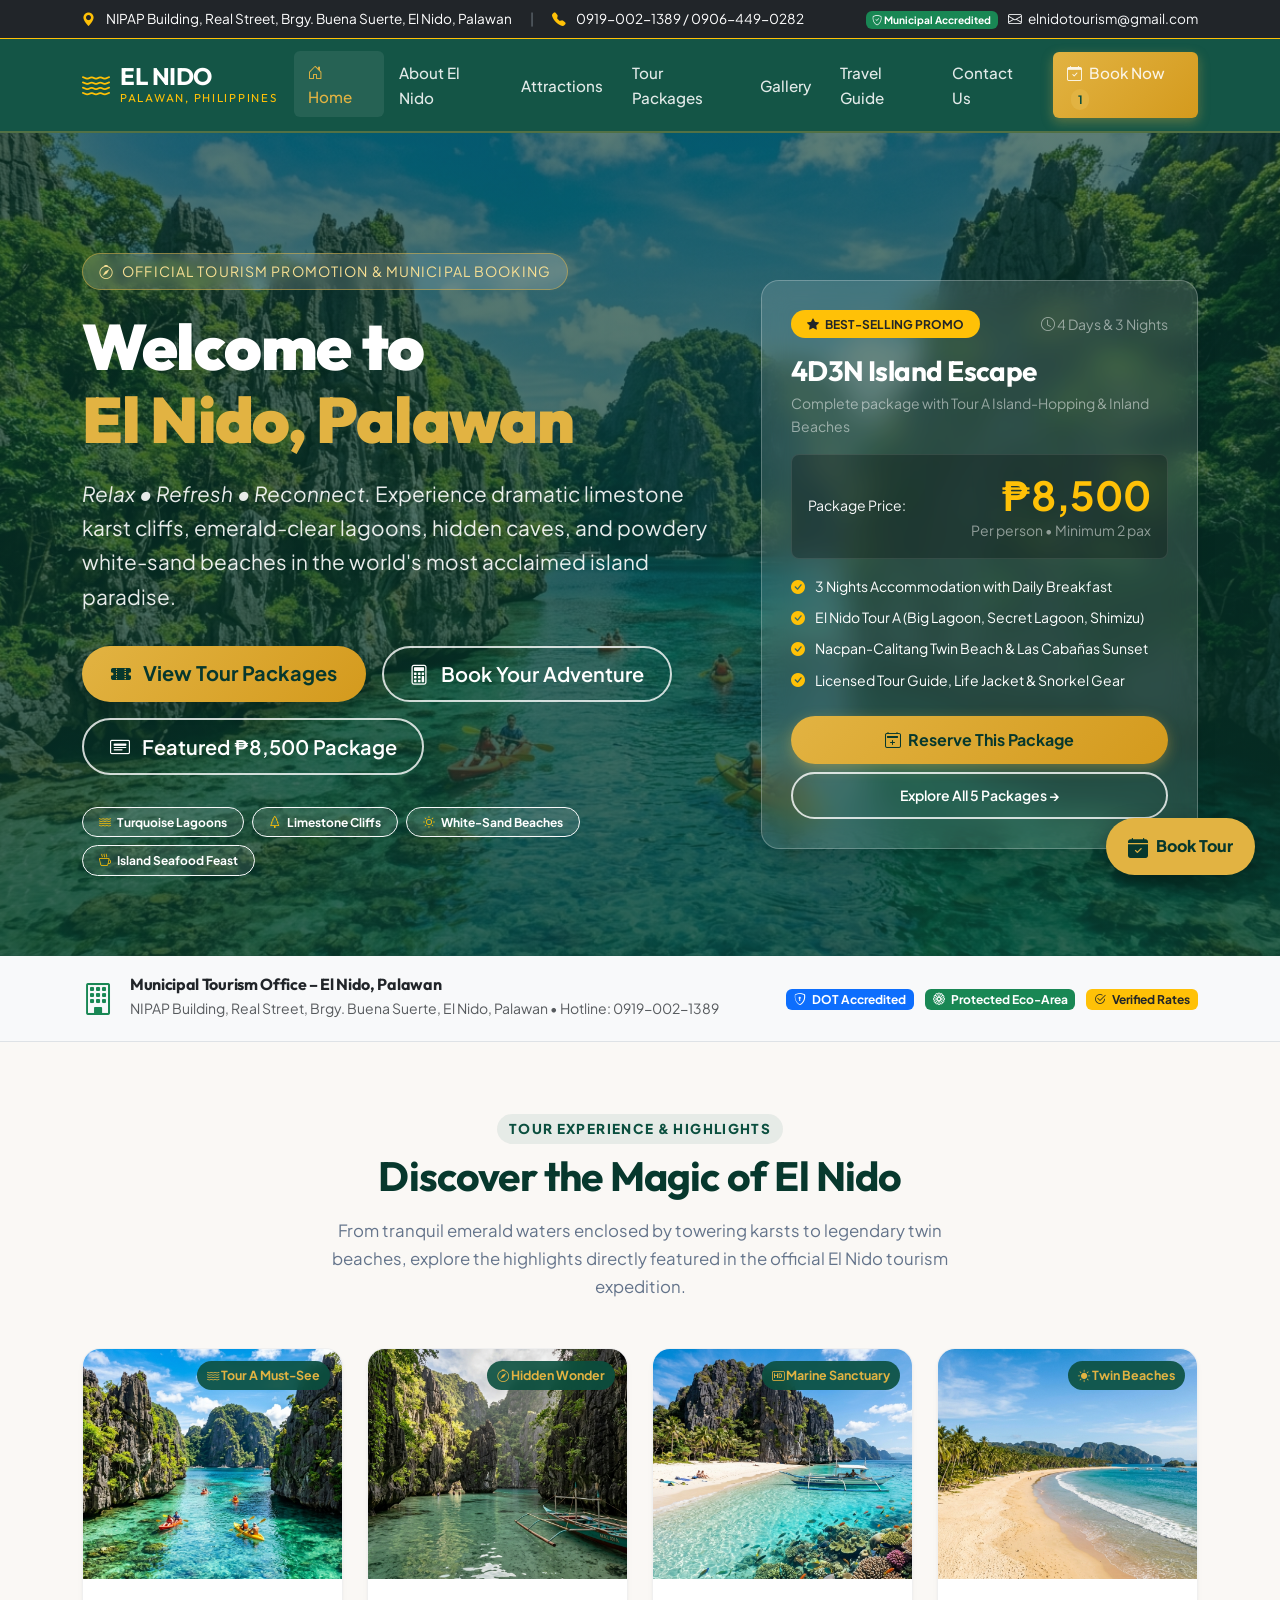
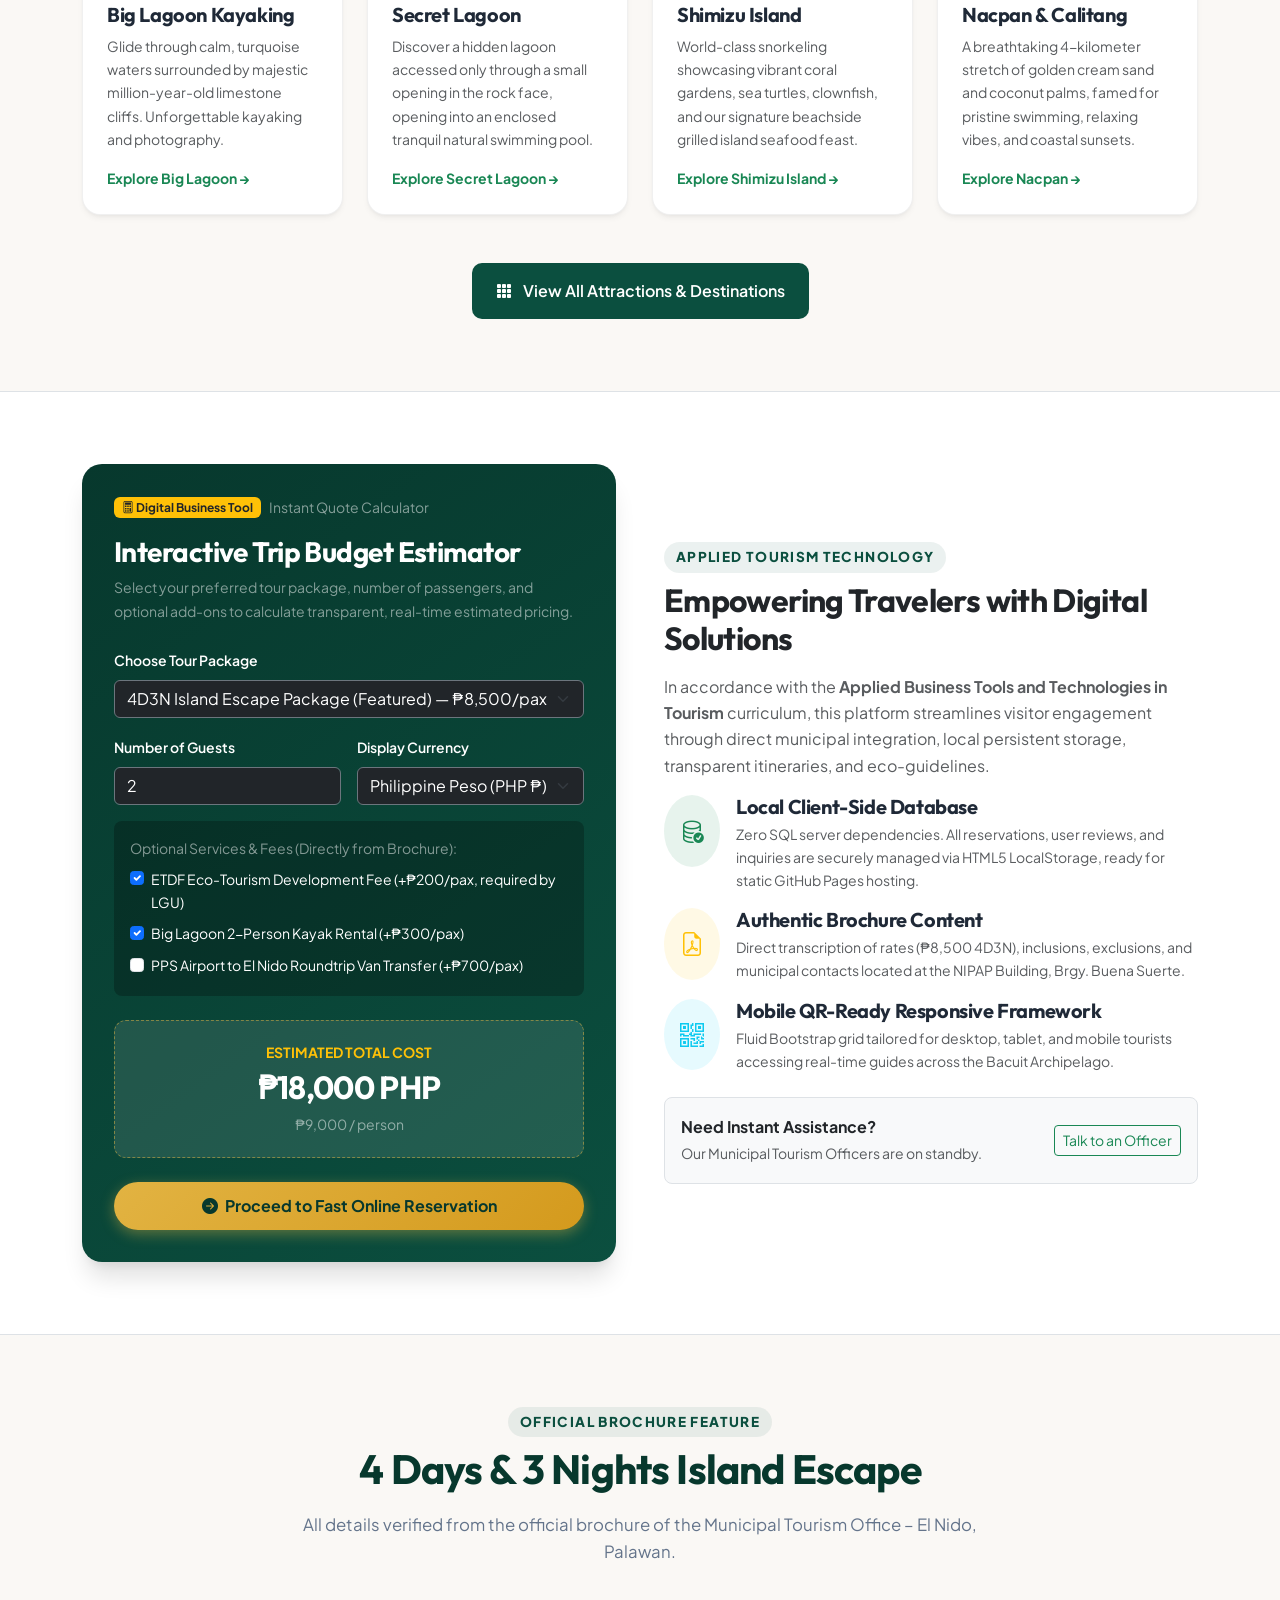
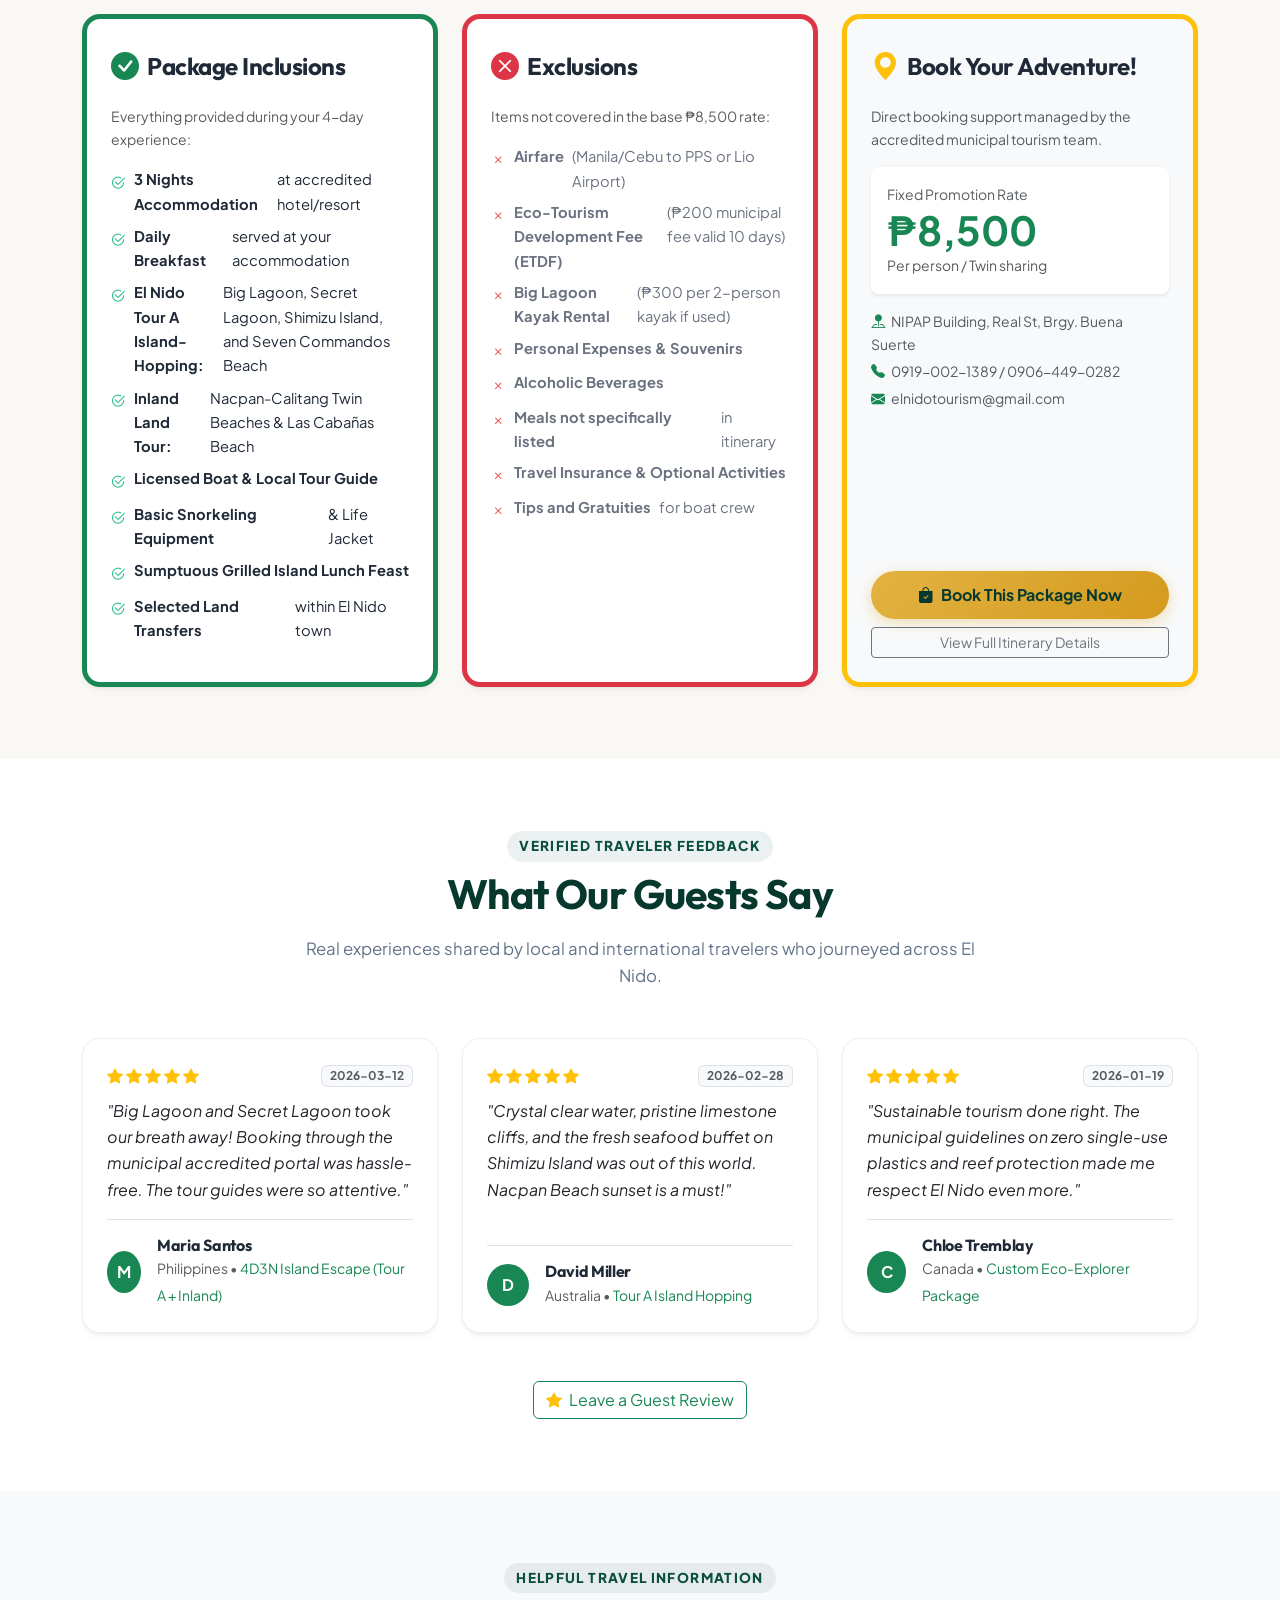
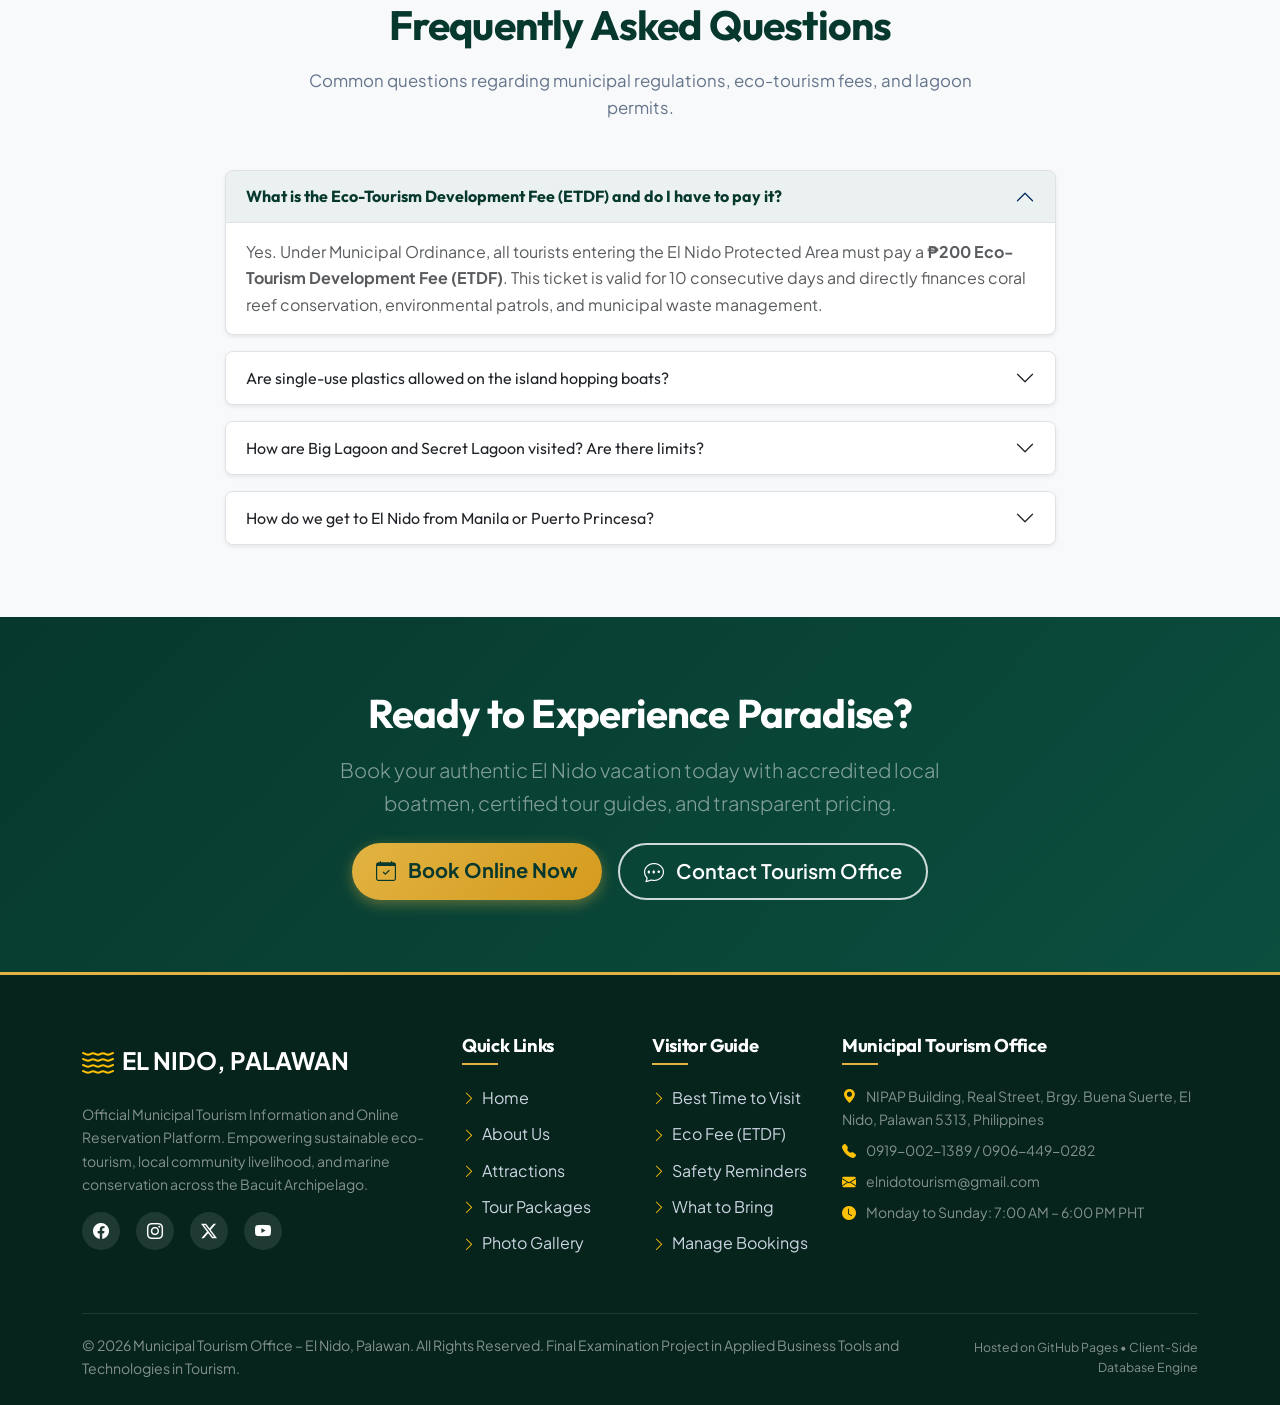
<file: index.html>
<!DOCTYPE html>
<html lang="en">
<head>
  <meta charset="UTF-8">
  <meta name="viewport" content="width=device-width, initial-scale=1.0">
  <title>El Nido, Palawan Tourism | Official Island Hopping & Travel Guide</title>
  <meta name="description" content="Discover El Nido, Palawan — Home of towering limestone cliffs, turquoise lagoons, and pristine white-sand beaches. Official tourism packages, island-hopping tours, and municipal travel portal.">
  <meta name="keywords" content="El Nido Palawan, El Nido Tour A, Big Lagoon, Secret Lagoon, Nacpan Beach, Palawan island hopping, Municipal Tourism Office El Nido">
  <meta name="author" content="Municipal Tourism Office - El Nido, Palawan">

  <!-- Open Graph Meta Tags -->
  <meta property="og:title" content="El Nido, Palawan - Your Perfect Island Getaway">
  <meta property="og:description" content="Experience 4D3N Island Escape with Big Lagoon, Secret Lagoon, Nacpan Beach and accredited municipal tours at ₱8,500/person.">
  <meta property="og:image" content="assets/images/brochure_front.jpg">
  <meta property="og:type" content="website">

  <!-- Google Fonts -->
  <link rel="preconnect" href="https://fonts.googleapis.com">
  <link rel="preconnect" href="https://fonts.gstatic.com" crossorigin>
  <link href="https://fonts.googleapis.com/css2?family=Outfit:wght@400;500;600;700;800;900&family=Playfair+Display:ital,wght@0,600;0,700;1,600&family=Plus+Jakarta+Sans:wght@300;400;500;600;700&display=swap" rel="stylesheet">

  <!-- Bootstrap 5.3 CSS & Icons -->
  <link href="https://cdn.jsdelivr.net/npm/bootstrap@5.3.3/dist/css/bootstrap.min.css" rel="stylesheet">
  <link rel="stylesheet" href="https://cdn.jsdelivr.net/npm/bootstrap-icons@1.11.3/font/bootstrap-icons.min.css">

  <!-- Custom CSS -->
  <link rel="stylesheet" href="assets/css/style.css">
</head>
<body>

  <!-- TOP ANNOUNCEMENT TICKER -->
  <div class="py-2 px-3 bg-dark text-white border-bottom border-warning d-none d-md-block" style="font-size: 0.85rem;">
    <div class="container d-flex justify-content-between align-items-center">
      <div>
        <i class="bi bi-geo-alt-fill text-warning me-2"></i>
        <span>NIPAP Building, Real Street, Brgy. Buena Suerte, El Nido, Palawan</span>
        <span class="mx-3 text-secondary">|</span>
        <i class="bi bi-telephone-fill text-warning me-2"></i>
        <span>0919-002-1389 / 0906-449-0282</span>
      </div>
      <div>
        <span class="badge bg-success me-2"><i class="bi bi-shield-check"></i> Municipal Accredited</span>
        <span class="text-light"><i class="bi bi-envelope me-1"></i> elnidotourism@gmail.com</span>
      </div>
    </div>
  </div>

  <!-- NAVIGATION BAR -->
  <nav class="navbar navbar-expand-lg elnido-navbar sticky-top">
    <div class="container">
      <a class="navbar-brand" href="index.html">
        <i class="bi bi-water text-warning fs-3"></i>
        <div>
          <span class="d-block brand-font fw-bold lh-1 text-white">EL NIDO</span>
          <span class="d-block small text-warning fw-normal" style="font-size: 0.72rem; letter-spacing: 0.15em;">PALAWAN, PHILIPPINES</span>
        </div>
      </a>

      <button class="navbar-toggler text-white border-white" type="button" data-bs-toggle="collapse" data-bs-target="#navbarMain" aria-controls="navbarMain" aria-expanded="false" aria-label="Toggle navigation">
        <i class="bi bi-list fs-2"></i>
      </button>

      <div class="collapse navbar-collapse" id="navbarMain">
        <ul class="navbar-nav ms-auto mb-2 mb-lg-0 align-items-lg-center">
          <li class="nav-item">
            <a class="nav-link active" href="index.html"><i class="bi bi-house-door me-1"></i> Home</a>
          </li>
          <li class="nav-item">
            <a class="nav-link" href="about.html">About El Nido</a>
          </li>
          <li class="nav-item">
            <a class="nav-link" href="destinations.html">Attractions</a>
          </li>
          <li class="nav-item">
            <a class="nav-link" href="packages.html">Tour Packages</a>
          </li>
          <li class="nav-item">
            <a class="nav-link" href="gallery.html">Gallery</a>
          </li>
          <li class="nav-item">
            <a class="nav-link" href="travel-info.html">Travel Guide</a>
          </li>
          <li class="nav-item">
            <a class="nav-link" href="contact.html">Contact Us</a>
          </li>
          <li class="nav-item ms-lg-2">
            <a class="nav-link nav-cta-btn" href="booking.html" id="navBookingBtn">
              <i class="bi bi-calendar-check me-1"></i> Book Now
              <span class="badge-count" id="bookingCountBadge">0</span>
            </a>
          </li>
        </ul>
      </div>
    </div>
  </nav>

  <!-- HERO SECTION -->
  <header class="hero-wrapper">
    <div class="container">
      <div class="row align-items-center g-5">
        <div class="col-lg-7">
          <div class="hero-badge">
            <i class="bi bi-compass"></i> Official Tourism Promotion & Municipal Booking
          </div>
          <h1 class="hero-title text-white">
            Welcome to <br><span>El Nido, Palawan</span>
          </h1>
          <p class="hero-lead">
            <em>Relax &bull; Refresh &bull; Reconnect.</em> Experience dramatic limestone karst cliffs, emerald-clear lagoons, hidden caves, and powdery white-sand beaches in the world's most acclaimed island paradise.
          </p>

          <div class="d-flex flex-wrap gap-3 mb-4">
            <a href="packages.html" class="btn btn-tropical-gold btn-lg shadow">
              <i class="bi bi-ticket-perforated-fill me-2"></i> View Tour Packages
            </a>
            <a href="booking.html" class="btn btn-tropical-outline btn-lg">
              <i class="bi bi-calculator me-2"></i> Book Your Adventure
            </a>
            <a href="#brochureHighlight" class="btn btn-tropical-outline btn-lg">
              <i class="bi bi-card-heading me-2"></i> Featured ₱8,500 Package
            </a>
          </div>

          <!-- Feature Tag Pills from Brochure -->
          <div class="d-flex flex-wrap gap-2 pt-2">
            <span class="badge bg-white bg-opacity-10 border border-light py-2 px-3 rounded-pill text-white"><i class="bi bi-water me-1 text-warning"></i> Turquoise Lagoons</span>
            <span class="badge bg-white bg-opacity-10 border border-light py-2 px-3 rounded-pill text-white"><i class="bi bi-tree me-1 text-warning"></i> Limestone Cliffs</span>
            <span class="badge bg-white bg-opacity-10 border border-light py-2 px-3 rounded-pill text-white"><i class="bi bi-sun me-1 text-warning"></i> White-Sand Beaches</span>
            <span class="badge bg-white bg-opacity-10 border border-light py-2 px-3 rounded-pill text-white"><i class="bi bi-cup-hot me-1 text-warning"></i> Island Seafood Feast</span>
          </div>
        </div>

        <div class="col-lg-5">
          <!-- Featured Package Card from Provided Brochure -->
          <div class="hero-stats-card" id="heroFeaturedCard">
            <div class="d-flex justify-content-between align-items-center mb-3">
              <span class="badge bg-warning text-dark px-3 py-2 fw-bold text-uppercase rounded-pill">
                <i class="bi bi-star-fill me-1"></i> Best-Selling Promo
              </span>
              <span class="text-white-50 small"><i class="bi bi-clock"></i> 4 Days &amp; 3 Nights</span>
            </div>

            <h3 class="text-white fw-bold mb-1">4D3N Island Escape</h3>
            <p class="text-white-50 small mb-3">Complete package with Tour A Island-Hopping &amp; Inland Beaches</p>

            <div class="bg-black bg-opacity-25 p-3 rounded-3 mb-3 border border-white border-opacity-10">
              <div class="d-flex justify-content-between align-items-baseline">
                <span class="text-light small">Package Price:</span>
                <span class="text-warning display-6 fw-bold">₱8,500</span>
              </div>
              <small class="text-white-50 text-end d-block">Per person &bull; Minimum 2 pax</small>
            </div>

            <ul class="list-unstyled text-white small mb-4">
              <li class="mb-2"><i class="bi bi-check-circle-fill text-warning me-2"></i> 3 Nights Accommodation with Daily Breakfast</li>
              <li class="mb-2"><i class="bi bi-check-circle-fill text-warning me-2"></i> El Nido Tour A (Big Lagoon, Secret Lagoon, Shimizu)</li>
              <li class="mb-2"><i class="bi bi-check-circle-fill text-warning me-2"></i> Nacpan-Calitang Twin Beach &amp; Las Cabañas Sunset</li>
              <li class="mb-0"><i class="bi bi-check-circle-fill text-warning me-2"></i> Licensed Tour Guide, Life Jacket &amp; Snorkel Gear</li>
            </ul>

            <div class="d-grid gap-2">
              <a href="booking.html?package=island-escape" class="btn btn-tropical-gold fw-bold">
                <i class="bi bi-calendar2-plus me-1"></i> Reserve This Package
              </a>
              <a href="packages.html" class="btn btn-tropical-outline btn-sm">
                Explore All 5 Packages &rarr;
              </a>
            </div>
          </div>
        </div>
      </div>
    </div>
  </header>

  <!-- OFFICIAL ACCREDITATION STRIP -->
  <section class="py-3 bg-light border-bottom">
    <div class="container">
      <div class="row align-items-center text-center text-md-start">
        <div class="col-md-7 mb-2 mb-md-0 d-flex align-items-center justify-content-center justify-content-md-start gap-3">
          <i class="bi bi-building fs-2 text-success"></i>
          <div>
            <h6 class="mb-0 fw-bold text-dark">Municipal Tourism Office – El Nido, Palawan</h6>
            <small class="text-muted">NIPAP Building, Real Street, Brgy. Buena Suerte, El Nido, Palawan &bull; Hotline: 0919-002-1389</small>
          </div>
        </div>
        <div class="col-md-5 text-center text-md-end">
          <span class="badge bg-primary me-2"><i class="bi bi-shield-lock me-1"></i> DOT Accredited</span>
          <span class="badge bg-success me-2"><i class="bi bi-flower1 me-1"></i> Protected Eco-Area</span>
          <span class="badge bg-warning text-dark"><i class="bi bi-check2-circle me-1"></i> Verified Rates</span>
        </div>
      </div>
    </div>
  </section>

  <!-- QUICK OVERVIEW / HIGHLIGHTS SECTION -->
  <section class="py-5">
    <div class="container py-4">
      <div class="text-center mb-5">
        <span class="section-tag">Tour Experience &amp; Highlights</span>
        <h2 class="section-title">Discover the Magic of El Nido</h2>
        <p class="section-subtitle">
          From tranquil emerald waters enclosed by towering karsts to legendary twin beaches, explore the highlights directly featured in the official El Nido tourism expedition.
        </p>
      </div>

      <div class="row g-4">
        <!-- Highlight 1: Big Lagoon -->
        <div class="col-md-6 col-lg-3">
          <div class="custom-card h-100">
            <div class="card-img-wrapper">
              <img src="assets/images/big_lagoon.jpg" alt="Big Lagoon Kayaking in El Nido">
              <span class="card-badge-top"><i class="bi bi-water"></i> Tour A Must-See</span>
            </div>
            <div class="p-4 d-flex flex-column justify-content-between">
              <div>
                <h5 class="fw-bold mb-2">Big Lagoon Kayaking</h5>
                <p class="text-muted small">
                  Glide through calm, turquoise waters surrounded by majestic million-year-old limestone cliffs. Unforgettable kayaking and photography.
                </p>
              </div>
              <a href="destinations.html#big-lagoon" class="text-decoration-none fw-bold text-success small">Explore Big Lagoon &rarr;</a>
            </div>
          </div>
        </div>

        <!-- Highlight 2: Secret Lagoon -->
        <div class="col-md-6 col-lg-3">
          <div class="custom-card h-100">
            <div class="card-img-wrapper">
              <img src="assets/images/secret_lagoon.jpg" alt="Secret Lagoon El Nido">
              <span class="card-badge-top"><i class="bi bi-compass"></i> Hidden Wonder</span>
            </div>
            <div class="p-4 d-flex flex-column justify-content-between">
              <div>
                <h5 class="fw-bold mb-2">Secret Lagoon</h5>
                <p class="text-muted small">
                  Discover a hidden lagoon accessed only through a small opening in the rock face, opening into an enclosed tranquil natural swimming pool.
                </p>
              </div>
              <a href="destinations.html#secret-lagoon" class="text-decoration-none fw-bold text-success small">Explore Secret Lagoon &rarr;</a>
            </div>
          </div>
        </div>

        <!-- Highlight 3: Shimizu Island -->
        <div class="col-md-6 col-lg-3">
          <div class="custom-card h-100">
            <div class="card-img-wrapper">
              <img src="assets/images/shimizu_island.jpg" alt="Shimizu Island Snorkeling">
              <span class="card-badge-top"><i class="bi bi-badge-hd"></i> Marine Sanctuary</span>
            </div>
            <div class="p-4 d-flex flex-column justify-content-between">
              <div>
                <h5 class="fw-bold mb-2">Shimizu Island</h5>
                <p class="text-muted small">
                  World-class snorkeling showcasing vibrant coral gardens, sea turtles, clownfish, and our signature beachside grilled island seafood feast.
                </p>
              </div>
              <a href="destinations.html#shimizu" class="text-decoration-none fw-bold text-success small">Explore Shimizu Island &rarr;</a>
            </div>
          </div>
        </div>

        <!-- Highlight 4: Nacpan & Calitang Beach -->
        <div class="col-md-6 col-lg-3">
          <div class="custom-card h-100">
            <div class="card-img-wrapper">
              <img src="assets/images/nacpan_beach.jpg" alt="Nacpan Beach Palawan">
              <span class="card-badge-top"><i class="bi bi-sun-fill"></i> Twin Beaches</span>
            </div>
            <div class="p-4 d-flex flex-column justify-content-between">
              <div>
                <h5 class="fw-bold mb-2">Nacpan &amp; Calitang</h5>
                <p class="text-muted small">
                  A breathtaking 4-kilometer stretch of golden cream sand and coconut palms, famed for pristine swimming, relaxing vibes, and coastal sunsets.
                </p>
              </div>
              <a href="destinations.html#nacpan" class="text-decoration-none fw-bold text-success small">Explore Nacpan &rarr;</a>
            </div>
          </div>
        </div>
      </div>

      <div class="text-center mt-5">
        <a href="destinations.html" class="btn btn-emerald px-4 py-3">
          <i class="bi bi-grid-3x3-gap-fill me-2"></i> View All Attractions &amp; Destinations
        </a>
      </div>
    </div>
  </section>

  <!-- INTERACTIVE DIGITAL BUSINESS TOOLS SECTION -->
  <section class="py-5 bg-white border-top border-bottom" id="interactiveTools">
    <div class="container py-4">
      <div class="row align-items-center g-5">
        <!-- Interactive Tourism Cost Calculator -->
        <div class="col-lg-6">
          <div class="calc-card">
            <div class="d-flex align-items-center gap-2 mb-3">
              <span class="badge bg-warning text-dark"><i class="bi bi-calculator"></i> Digital Business Tool</span>
              <span class="small text-white-50">Instant Quote Calculator</span>
            </div>
            <h3 class="fw-bold text-white mb-2">Interactive Trip Budget Estimator</h3>
            <p class="text-white-50 small mb-4">
              Select your preferred tour package, number of passengers, and optional add-ons to calculate transparent, real-time estimated pricing.
            </p>

            <div class="mb-3">
              <label for="calcPackage" class="form-label text-white fw-semibold small">Choose Tour Package</label>
              <select id="calcPackage" class="form-select bg-dark text-white border-secondary">
                <option value="8500" selected>4D3N Island Escape Package (Featured) — ₱8,500/pax</option>
                <option value="1200">Tour A Island Hopping Day Tour — ₱1,200/pax</option>
                <option value="1300">Tour C Hidden Beaches Day Tour — ₱1,300/pax</option>
                <option value="14500">5D4N Complete El Nido Luxury Villa Explorer — ₱14,500/pax</option>
                <option value="2500">Inland Beach Safari (Nacpan, Calitang & Las Cabañas) — ₱2,500/pax</option>
              </select>
            </div>

            <div class="row g-3 mb-3">
              <div class="col-md-6">
                <label for="calcGuests" class="form-label text-white fw-semibold small">Number of Guests</label>
                <input type="number" id="calcGuests" class="form-control bg-dark text-white border-secondary" min="1" max="25" value="2">
              </div>
              <div class="col-md-6">
                <label for="calcCurrency" class="form-label text-white fw-semibold small">Display Currency</label>
                <select id="calcCurrency" class="form-select bg-dark text-white border-secondary">
                  <option value="PHP" selected>Philippine Peso (PHP ₱)</option>
                  <option value="USD">US Dollar (USD $)</option>
                  <option value="EUR">Euro (EUR €)</option>
                  <option value="AUD">Australian Dollar (AUD A$)</option>
                </select>
              </div>
            </div>

            <div class="bg-black bg-opacity-25 p-3 rounded-3 mb-4">
              <span class="text-white-50 d-block small mb-2">Optional Services &amp; Fees (Directly from Brochure):</span>
              <div class="form-check text-white small mb-2">
                <input class="form-check-input" type="checkbox" id="calcAddEcoFee" checked>
                <label class="form-check-label" for="calcAddEcoFee">
                  ETDF Eco-Tourism Development Fee (+₱200/pax, required by LGU)
                </label>
              </div>
              <div class="form-check text-white small mb-2">
                <input class="form-check-input" type="checkbox" id="calcAddKayaking" checked>
                <label class="form-check-label" for="calcAddKayaking">
                  Big Lagoon 2-Person Kayak Rental (+₱300/pax)
                </label>
              </div>
              <div class="form-check text-white small">
                <input class="form-check-input" type="checkbox" id="calcAddAirconVan">
                <label class="form-check-label" for="calcAddAirconVan">
                  PPS Airport to El Nido Roundtrip Van Transfer (+₱700/pax)
                </label>
              </div>
            </div>

            <div class="calc-result-box mb-4">
              <span class="text-warning text-uppercase small fw-bold d-block">Estimated Total Cost</span>
              <h2 id="calcTotalDisplay" class="text-white fw-bold my-1">₱18,000 PHP</h2>
              <small id="calcPerPersonDisplay" class="text-white-50">₱9,000 / person</small>
            </div>

            <a href="booking.html" class="btn btn-tropical-gold w-100 fw-bold">
              <i class="bi bi-arrow-right-circle-fill me-1"></i> Proceed to Fast Online Reservation
            </a>
          </div>
        </div>

        <!-- Digital Tourism Innovation & Brochure Compliance -->
        <div class="col-lg-6">
          <span class="section-tag">Applied Tourism Technology</span>
          <h2 class="fw-bold text-dark mb-3">Empowering Travelers with Digital Solutions</h2>
          <p class="text-muted">
            In accordance with the <strong>Applied Business Tools and Technologies in Tourism</strong> curriculum, this platform streamlines visitor engagement through direct municipal integration, local persistent storage, transparent itineraries, and eco-guidelines.
          </p>

          <div class="d-flex align-items-start gap-3 mb-3">
            <div class="bg-success bg-opacity-10 text-success p-3 rounded-circle">
              <i class="bi bi-database-check fs-4"></i>
            </div>
            <div>
              <h5 class="fw-bold mb-1">Local Client-Side Database</h5>
              <p class="text-muted small mb-0">Zero SQL server dependencies. All reservations, user reviews, and inquiries are securely managed via HTML5 LocalStorage, ready for static GitHub Pages hosting.</p>
            </div>
          </div>

          <div class="d-flex align-items-start gap-3 mb-3">
            <div class="bg-warning bg-opacity-10 text-warning p-3 rounded-circle">
              <i class="bi bi-file-earmark-pdf fs-4"></i>
            </div>
            <div>
              <h5 class="fw-bold mb-1">Authentic Brochure Content</h5>
              <p class="text-muted small mb-0">Direct transcription of rates (₱8,500 4D3N), inclusions, exclusions, and municipal contacts located at the NIPAP Building, Brgy. Buena Suerte.</p>
            </div>
          </div>

          <div class="d-flex align-items-start gap-3 mb-4">
            <div class="bg-info bg-opacity-10 text-info p-3 rounded-circle">
              <i class="bi bi-qr-code fs-4"></i>
            </div>
            <div>
              <h5 class="fw-bold mb-1">Mobile QR-Ready Responsive Framework</h5>
              <p class="text-muted small mb-0">Fluid Bootstrap grid tailored for desktop, tablet, and mobile tourists accessing real-time guides across the Bacuit Archipelago.</p>
            </div>
          </div>

          <div class="p-3 bg-light rounded-3 border">
            <div class="d-flex justify-content-between align-items-center">
              <div>
                <span class="fw-bold text-dark d-block">Need Instant Assistance?</span>
                <span class="text-muted small">Our Municipal Tourism Officers are on standby.</span>
              </div>
              <a href="contact.html" class="btn btn-outline-success btn-sm">Talk to an Officer</a>
            </div>
          </div>
        </div>
      </div>
    </div>
  </section>

  <!-- BROCHURE SPOTLIGHT & SUMMARY COMPONENT -->
  <section class="py-5" id="brochureHighlight">
    <div class="container py-4">
      <div class="text-center mb-5">
        <span class="section-tag">Official Brochure Feature</span>
        <h2 class="section-title">4 Days &amp; 3 Nights Island Escape</h2>
        <p class="section-subtitle">
          All details verified from the official brochure of the Municipal Tourism Office – El Nido, Palawan.
        </p>
      </div>

      <div class="row g-4 align-items-stretch">
        <!-- Inclusions Column -->
        <div class="col-lg-4">
          <div class="custom-card p-4 h-100 border-top border-5 border-success">
            <div class="d-flex align-items-center gap-2 mb-3">
              <i class="bi bi-check-circle-fill text-success fs-3"></i>
              <h4 class="fw-bold mb-0">Package Inclusions</h4>
            </div>
            <p class="text-muted small mb-3">Everything provided during your 4-day experience:</p>
            <ul class="check-list">
              <li><i class="bi bi-check2-circle"></i> <strong>3 Nights Accommodation</strong> at accredited hotel/resort</li>
              <li><i class="bi bi-check2-circle"></i> <strong>Daily Breakfast</strong> served at your accommodation</li>
              <li><i class="bi bi-check2-circle"></i> <strong>El Nido Tour A Island-Hopping:</strong> Big Lagoon, Secret Lagoon, Shimizu Island, and Seven Commandos Beach</li>
              <li><i class="bi bi-check2-circle"></i> <strong>Inland Land Tour:</strong> Nacpan-Calitang Twin Beaches &amp; Las Cabañas Beach</li>
              <li><i class="bi bi-check2-circle"></i> <strong>Licensed Boat &amp; Local Tour Guide</strong></li>
              <li><i class="bi bi-check2-circle"></i> <strong>Basic Snorkeling Equipment</strong> &amp; Life Jacket</li>
              <li><i class="bi bi-check2-circle"></i> <strong>Sumptuous Grilled Island Lunch Feast</strong></li>
              <li><i class="bi bi-check2-circle"></i> <strong>Selected Land Transfers</strong> within El Nido town</li>
            </ul>
          </div>
        </div>

        <!-- Exclusions Column -->
        <div class="col-lg-4">
          <div class="custom-card p-4 h-100 border-top border-5 border-danger">
            <div class="d-flex align-items-center gap-2 mb-3">
              <i class="bi bi-x-circle-fill text-danger fs-3"></i>
              <h4 class="fw-bold mb-0">Exclusions</h4>
            </div>
            <p class="text-muted small mb-3">Items not covered in the base ₱8,500 rate:</p>
            <ul class="cross-list">
              <li><i class="bi bi-x"></i> <strong>Airfare</strong> (Manila/Cebu to PPS or Lio Airport)</li>
              <li><i class="bi bi-x"></i> <strong>Eco-Tourism Development Fee (ETDF)</strong> (₱200 municipal fee valid 10 days)</li>
              <li><i class="bi bi-x"></i> <strong>Big Lagoon Kayak Rental</strong> (₱300 per 2-person kayak if used)</li>
              <li><i class="bi bi-x"></i> <strong>Personal Expenses &amp; Souvenirs</strong></li>
              <li><i class="bi bi-x"></i> <strong>Alcoholic Beverages</strong></li>
              <li><i class="bi bi-x"></i> <strong>Meals not specifically listed</strong> in itinerary</li>
              <li><i class="bi bi-x"></i> <strong>Travel Insurance &amp; Optional Activities</strong></li>
              <li><i class="bi bi-x"></i> <strong>Tips and Gratuities</strong> for boat crew</li>
            </ul>
          </div>
        </div>

        <!-- Booking & Contact CTA Column -->
        <div class="col-lg-4">
          <div class="custom-card p-4 h-100 bg-light border-top border-5 border-warning d-flex flex-column justify-content-between">
            <div>
              <div class="d-flex align-items-center gap-2 mb-3">
                <i class="bi bi-geo-alt-fill text-warning fs-3"></i>
                <h4 class="fw-bold mb-0">Book Your Adventure!</h4>
              </div>
              <p class="text-muted small">
                Direct booking support managed by the accredited municipal tourism team.
              </p>

              <div class="bg-white p-3 rounded-3 shadow-sm mb-3">
                <span class="text-muted small d-block">Fixed Promotion Rate</span>
                <span class="display-6 fw-bold text-success">₱8,500</span>
                <span class="text-muted small d-block">Per person / Twin sharing</span>
              </div>

              <div class="small text-muted mb-3">
                <div class="mb-1"><i class="bi bi-pin-map-fill text-success me-1"></i> NIPAP Building, Real St, Brgy. Buena Suerte</div>
                <div class="mb-1"><i class="bi bi-telephone-fill text-success me-1"></i> 0919-002-1389 / 0906-449-0282</div>
                <div><i class="bi bi-envelope-fill text-success me-1"></i> elnidotourism@gmail.com</div>
              </div>
            </div>

            <div>
              <a href="booking.html?package=island-escape" class="btn btn-tropical-gold w-100 fw-bold mb-2">
                <i class="bi bi-bag-check-fill me-1"></i> Book This Package Now
              </a>
              <a href="packages.html" class="btn btn-outline-secondary w-100 btn-sm">
                View Full Itinerary Details
              </a>
            </div>
          </div>
        </div>
      </div>
    </div>
  </section>

  <!-- CUSTOMER REVIEWS & TESTIMONIALS SECTION (With Local Storage Feedback) -->
  <section class="py-5 bg-white">
    <div class="container py-4">
      <div class="text-center mb-5">
        <span class="section-tag">Verified Traveler Feedback</span>
        <h2 class="section-title">What Our Guests Say</h2>
        <p class="section-subtitle">Real experiences shared by local and international travelers who journeyed across El Nido.</p>
      </div>

      <div class="row g-4" id="homeReviewsList">
        <!-- Seeded reviews generated dynamically from LocalStorage -->
      </div>

      <div class="text-center mt-5">
        <button class="btn btn-outline-success" data-bs-toggle="modal" data-bs-target="#leaveReviewModal">
          <i class="bi bi-star-fill text-warning me-1"></i> Leave a Guest Review
        </button>
      </div>
    </div>
  </section>

  <!-- LEAVE REVIEW MODAL (Stores into LocalStorage DB) -->
  <div class="modal fade" id="leaveReviewModal" tabindex="-1" aria-labelledby="leaveReviewModalLabel" aria-hidden="true">
    <div class="modal-dialog">
      <div class="modal-content">
        <div class="modal-header bg-success text-white">
          <h5 class="modal-title" id="leaveReviewModalLabel"><i class="bi bi-pencil-square me-2"></i>Write a Guest Review</h5>
          <button type="button" class="btn-close btn-close-white" data-bs-dismiss="modal" aria-label="Close"></button>
        </div>
        <form id="addReviewForm">
          <div class="modal-body">
            <div class="mb-3">
              <label for="reviewName" class="form-label fw-semibold">Your Name *</label>
              <input type="text" class="form-control" id="reviewName" required placeholder="e.g. Maria Clara">
            </div>
            <div class="row g-2 mb-3">
              <div class="col-md-6">
                <label for="reviewCountry" class="form-label fw-semibold">Country / City</label>
                <input type="text" class="form-control" id="reviewCountry" placeholder="e.g. Philippines" value="Philippines">
              </div>
              <div class="col-md-6">
                <label for="reviewRating" class="form-label fw-semibold">Rating (1 to 5 Stars)</label>
                <select class="form-select" id="reviewRating">
                  <option value="5" selected>⭐⭐⭐⭐⭐ (5/5 Exceptional)</option>
                  <option value="4">⭐⭐⭐⭐ (4/5 Very Good)</option>
                  <option value="3">⭐⭐⭐ (3/5 Average)</option>
                </select>
              </div>
            </div>
            <div class="mb-3">
              <label for="reviewTour" class="form-label fw-semibold">Tour Package Availed</label>
              <select class="form-select" id="reviewTour">
                <option value="4D3N Island Escape">4D3N Island Escape (Featured ₱8,500)</option>
                <option value="Tour A Island Hopping">Tour A Island Hopping (Big Lagoon)</option>
                <option value="Tour C Hidden Beaches">Tour C Hidden Beaches</option>
                <option value="Inland Beach Safari">Inland Beach Safari (Nacpan & Calitang)</option>
              </select>
            </div>
            <div class="mb-3">
              <label for="reviewComment" class="form-label fw-semibold">Your Experience &amp; Remarks *</label>
              <textarea class="form-control" id="reviewComment" rows="3" required placeholder="Tell us about the lagoons, tour guides, and views..."></textarea>
            </div>
          </div>
          <div class="modal-footer">
            <button type="button" class="btn btn-secondary" data-bs-dismiss="modal">Cancel</button>
            <button type="submit" class="btn btn-success"><i class="bi bi-send-check me-1"></i> Submit Review</button>
          </div>
        </form>
      </div>
    </div>
  </div>

  <!-- FREQUENTLY ASKED QUESTIONS (FAQ) -->
  <section class="py-5 bg-light">
    <div class="container py-4">
      <div class="text-center mb-5">
        <span class="section-tag">Helpful Travel Information</span>
        <h2 class="section-title">Frequently Asked Questions</h2>
        <p class="section-subtitle">Common questions regarding municipal regulations, eco-tourism fees, and lagoon permits.</p>
      </div>

      <div class="row justify-content-center">
        <div class="col-lg-9">
          <div class="accordion" id="faqAccordion">
            <!-- FAQ 1 -->
            <div class="accordion-item mb-3 border rounded-3 overflow-hidden shadow-sm">
              <h2 class="accordion-header" id="faqHead1">
                <button class="accordion-button" type="button" data-bs-toggle="collapse" data-bs-target="#faqCol1" aria-expanded="true" aria-controls="faqCol1">
                  What is the Eco-Tourism Development Fee (ETDF) and do I have to pay it?
                </button>
              </h2>
              <div id="faqCol1" class="accordion-collapse collapse show" aria-labelledby="faqHead1" data-bs-parent="#faqAccordion">
                <div class="accordion-body text-muted">
                  Yes. Under Municipal Ordinance, all tourists entering the El Nido Protected Area must pay a <strong>₱200 Eco-Tourism Development Fee (ETDF)</strong>. This ticket is valid for 10 consecutive days and directly finances coral reef conservation, environmental patrols, and municipal waste management.
                </div>
              </div>
            </div>

            <!-- FAQ 2 -->
            <div class="accordion-item mb-3 border rounded-3 overflow-hidden shadow-sm">
              <h2 class="accordion-header" id="faqHead2">
                <button class="accordion-button collapsed" type="button" data-bs-toggle="collapse" data-bs-target="#faqCol2" aria-expanded="false" aria-controls="faqCol2">
                  Are single-use plastics allowed on the island hopping boats?
                </button>
              </h2>
              <div id="faqCol2" class="accordion-collapse collapse" aria-labelledby="faqHead2" data-bs-parent="#faqAccordion">
                <div class="accordion-body text-muted">
                  <strong>Strictly No.</strong> El Nido strictly prohibits single-use plastic water bottles, disposable bags, and plastic food wrappers on all boat tours. Travelers are advised to bring refillable water tumblers. Potable water is provided onboard all municipal certified boats.
                </div>
              </div>
            </div>

            <!-- FAQ 3 -->
            <div class="accordion-item mb-3 border rounded-3 overflow-hidden shadow-sm">
              <h2 class="accordion-header" id="faqHead3">
                <button class="accordion-button collapsed" type="button" data-bs-toggle="collapse" data-bs-target="#faqCol3" aria-expanded="false" aria-controls="faqCol3">
                  How are Big Lagoon and Secret Lagoon visited? Are there limits?
                </button>
              </h2>
              <div id="faqCol3" class="accordion-collapse collapse" aria-labelledby="faqHead3" data-bs-parent="#faqAccordion">
                <div class="accordion-body text-muted">
                  To protect marine biodiversity, the local government enforces carrying capacity slots. Guests are required to obtain entry permits (which our accredited packages arrange in advance). Inside the Big Lagoon, motorized boats remain anchored at the entrance while guests kayak inside.
                </div>
              </div>
            </div>

            <!-- FAQ 4 -->
            <div class="accordion-item border rounded-3 overflow-hidden shadow-sm">
              <h2 class="accordion-header" id="faqHead4">
                <button class="accordion-button collapsed" type="button" data-bs-toggle="collapse" data-bs-target="#faqCol4" aria-expanded="false" aria-controls="faqCol4">
                  How do we get to El Nido from Manila or Puerto Princesa?
                </button>
              </h2>
              <div id="faqCol4" class="accordion-collapse collapse" aria-labelledby="faqHead4" data-bs-parent="#faqAccordion">
                <div class="accordion-body text-muted">
                  You can fly directly to El Nido Lio Airport (ENI) via AirSWIFT, or fly to Puerto Princesa International Airport (PPS) and take an air-conditioned shared or private van (approx. 5 to 6 hours scenic highway drive). Detailed instructions are provided in our <a href="travel-info.html">Travel Guide</a>.
                </div>
              </div>
            </div>
          </div>
        </div>
      </div>
    </div>
  </section>

  <!-- CALL TO ACTION BANNER -->
  <section class="py-5" style="background: linear-gradient(135deg, #07382d, #0b4f3f); color: white;">
    <div class="container text-center py-4">
      <h2 class="display-6 fw-bold text-white mb-3">Ready to Experience Paradise?</h2>
      <p class="lead text-white-50 mx-auto mb-4" style="max-width: 650px;">
        Book your authentic El Nido vacation today with accredited local boatmen, certified tour guides, and transparent pricing.
      </p>
      <div class="d-flex justify-content-center gap-3 flex-wrap">
        <a href="booking.html" class="btn btn-tropical-gold btn-lg px-4 fw-bold">
          <i class="bi bi-calendar-check me-2"></i> Book Online Now
        </a>
        <a href="contact.html" class="btn btn-tropical-outline btn-lg px-4">
          <i class="bi bi-chat-dots me-2"></i> Contact Tourism Office
        </a>
      </div>
    </div>
  </section>

  <!-- CONSISTENT FOOTER -->
  <footer class="elnido-footer">
    <div class="container">
      <div class="row g-4">
        <!-- Col 1: Brand Info -->
        <div class="col-lg-4 col-md-6">
          <div class="d-flex align-items-center gap-2 mb-3">
            <i class="bi bi-water text-warning fs-2"></i>
            <span class="fs-4 fw-bold text-white">EL NIDO, PALAWAN</span>
          </div>
          <p class="small text-white-50 mb-3">
            Official Municipal Tourism Information and Online Reservation Platform. Empowering sustainable eco-tourism, local community livelihood, and marine conservation across the Bacuit Archipelago.
          </p>
          <div class="d-flex gap-2">
            <a href="https://facebook.com" target="_blank" class="social-icon-btn" aria-label="Facebook"><i class="bi bi-facebook"></i></a>
            <a href="https://instagram.com" target="_blank" class="social-icon-btn" aria-label="Instagram"><i class="bi bi-instagram"></i></a>
            <a href="https://twitter.com" target="_blank" class="social-icon-btn" aria-label="Twitter"><i class="bi bi-twitter-x"></i></a>
            <a href="https://youtube.com" target="_blank" class="social-icon-btn" aria-label="YouTube"><i class="bi bi-youtube"></i></a>
          </div>
        </div>

        <!-- Col 2: Navigation Links -->
        <div class="col-lg-2 col-md-6 col-6">
          <h5 class="footer-heading">Quick Links</h5>
          <ul class="footer-links">
            <li><a href="index.html"><i class="bi bi-chevron-right small text-warning"></i> Home</a></li>
            <li><a href="about.html"><i class="bi bi-chevron-right small text-warning"></i> About Us</a></li>
            <li><a href="destinations.html"><i class="bi bi-chevron-right small text-warning"></i> Attractions</a></li>
            <li><a href="packages.html"><i class="bi bi-chevron-right small text-warning"></i> Tour Packages</a></li>
            <li><a href="gallery.html"><i class="bi bi-chevron-right small text-warning"></i> Photo Gallery</a></li>
          </ul>
        </div>

        <!-- Col 3: Tourist Help -->
        <div class="col-lg-2 col-md-6 col-6">
          <h5 class="footer-heading">Visitor Guide</h5>
          <ul class="footer-links">
            <li><a href="travel-info.html#best-time"><i class="bi bi-chevron-right small text-warning"></i> Best Time to Visit</a></li>
            <li><a href="travel-info.html#etdf"><i class="bi bi-chevron-right small text-warning"></i> Eco Fee (ETDF)</a></li>
            <li><a href="travel-info.html#safety"><i class="bi bi-chevron-right small text-warning"></i> Safety Reminders</a></li>
            <li><a href="travel-info.html#packing"><i class="bi bi-chevron-right small text-warning"></i> What to Bring</a></li>
            <li><a href="booking.html"><i class="bi bi-chevron-right small text-warning"></i> Manage Bookings</a></li>
          </ul>
        </div>

        <!-- Col 4: Official Contact (From Brochure) -->
        <div class="col-lg-4 col-md-6">
          <h5 class="footer-heading">Municipal Tourism Office</h5>
          <p class="small text-white-50 mb-2">
            <i class="bi bi-geo-alt-fill text-warning me-2"></i>
            NIPAP Building, Real Street, Brgy. Buena Suerte, El Nido, Palawan 5313, Philippines
          </p>
          <p class="small text-white-50 mb-2">
            <i class="bi bi-telephone-fill text-warning me-2"></i>
            0919-002-1389 / 0906-449-0282
          </p>
          <p class="small text-white-50 mb-2">
            <i class="bi bi-envelope-fill text-warning me-2"></i>
            elnidotourism@gmail.com
          </p>
          <p class="small text-white-50 mb-0">
            <i class="bi bi-clock-fill text-warning me-2"></i>
            Monday to Sunday: 7:00 AM – 6:00 PM PHT
          </p>
        </div>
      </div>

      <div class="footer-bottom d-flex flex-column flex-md-row justify-content-between align-items-center gap-3">
        <p class="mb-0 text-white-50 text-center text-md-start">
          &copy; 2026 Municipal Tourism Office – El Nido, Palawan. All Rights Reserved. <br class="d-sm-none">
          Final Examination Project in Applied Business Tools and Technologies in Tourism.
        </p>
        <div class="text-white-50 small text-center text-md-end">
          <span>Hosted on GitHub Pages &bull; Client-Side Database Engine</span>
        </div>
      </div>
    </div>
  </footer>

  <!-- FLOATING CALL TO ACTION -->
  <a href="booking.html" class="floating-booking-btn" aria-label="Book El Nido Tour Online">
    <i class="bi bi-calendar-check-fill fs-5"></i>
    <span>Book Tour</span>
  </a>

  <!-- Bootstrap 5 JS Bundle -->
  <script src="https://cdn.jsdelivr.net/npm/bootstrap@5.3.3/dist/js/bootstrap.bundle.min.js"></script>
  <!-- Main JS -->
  <script src="assets/js/main.js"></script>

  <script>
    // Render dynamic reviews on Home page
    function renderHomeReviews() {
      const container = document.getElementById('homeReviewsList');
      if (!container) return;

      const reviews = LocalDB.get(DB_KEYS.REVIEWS).slice(0, 3);
      let html = '';

      reviews.forEach(r => {
        let stars = '';
        for (let i = 0; i < (r.rating || 5); i++) {
          stars += '<i class="bi bi-star-fill text-warning"></i> ';
        }

        html += `
          <div class="col-md-4">
            <div class="custom-card p-4 h-100 d-flex flex-column justify-content-between">
              <div>
                <div class="d-flex justify-content-between align-items-center mb-2">
                  <div>${stars}</div>
                  <span class="badge bg-light text-muted border">${r.date}</span>
                </div>
                <p class="text-dark mb-3 fst-italic">"${r.comment}"</p>
              </div>
              <div class="d-flex align-items-center gap-3 pt-3 border-top">
                <div class="bg-success text-white rounded-circle d-flex align-items-center justify-content-center fw-bold" style="width: 42px; height: 42px;">
                  ${r.name.charAt(0)}
                </div>
                <div>
                  <h6 class="mb-0 fw-bold">${r.name}</h6>
                  <small class="text-muted">${r.country} &bull; <span class="text-success">${r.tour}</span></small>
                </div>
              </div>
            </div>
          </div>
        `;
      });

      container.innerHTML = html;
    }

    document.addEventListener('DOMContentLoaded', () => {
      renderHomeReviews();

      // Handle Review Submission
      const reviewForm = document.getElementById('addReviewForm');
      if (reviewForm) {
        reviewForm.addEventListener('submit', (e) => {
          e.preventDefault();
          const name = document.getElementById('reviewName').value.trim();
          const country = document.getElementById('reviewCountry').value.trim() || 'Guest';
          const rating = parseInt(document.getElementById('reviewRating').value) || 5;
          const tour = document.getElementById('reviewTour').value;
          const comment = document.getElementById('reviewComment').value.trim();

          if (!name || !comment) {
            alert('Please fill out all required fields.');
            return;
          }

          const newRev = {
            id: 'rev-' + Date.now(),
            name: name,
            country: country,
            rating: rating,
            tour: tour,
            date: new Date().toISOString().split('T')[0],
            comment: comment
          };

          LocalDB.insert(DB_KEYS.REVIEWS, newRev);
          renderHomeReviews();

          // Close modal
          const modalEl = document.getElementById('leaveReviewModal');
          const modalInstance = bootstrap.Modal.getInstance(modalEl);
          if (modalInstance) modalInstance.hide();
          reviewForm.reset();

          showToast('Review Submitted!', 'Thank you! Your verified feedback has been recorded into the local database.');
        });
      }
    });
  </script>
</body>
</html>
</file>
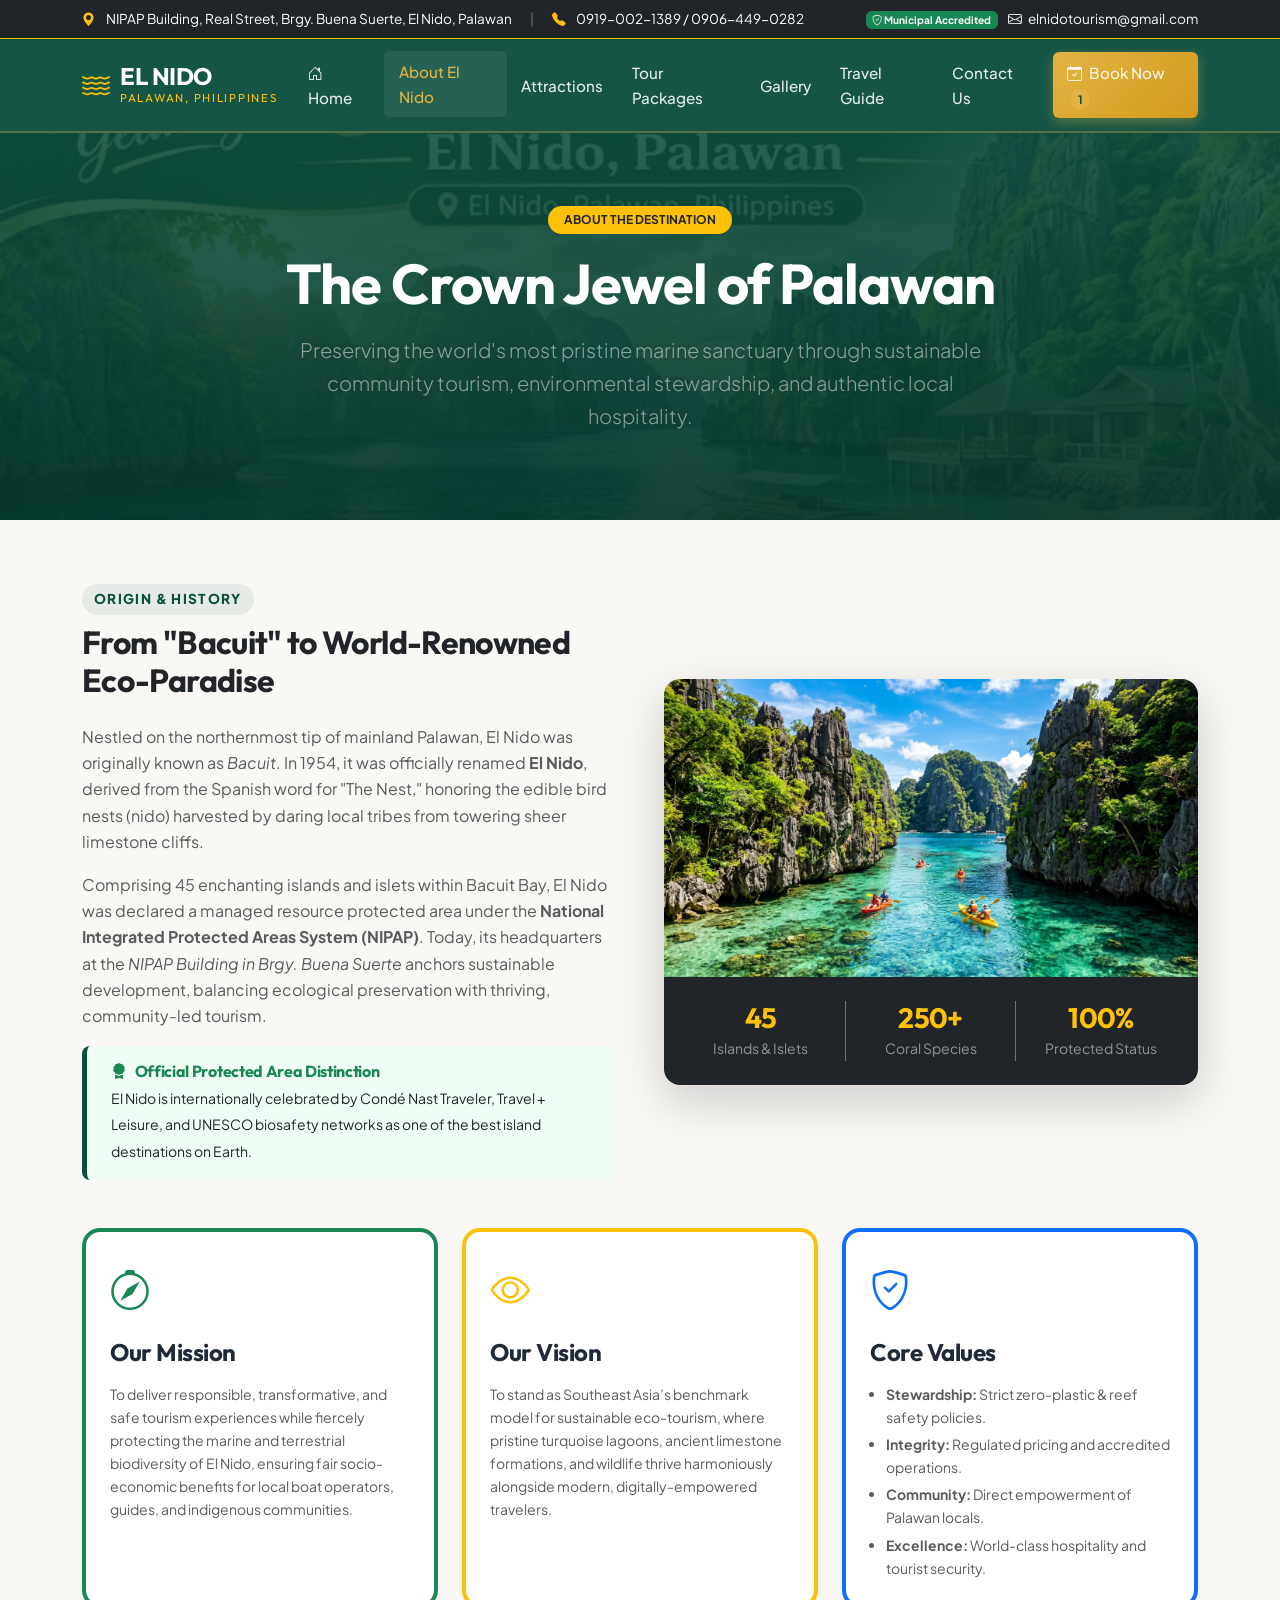
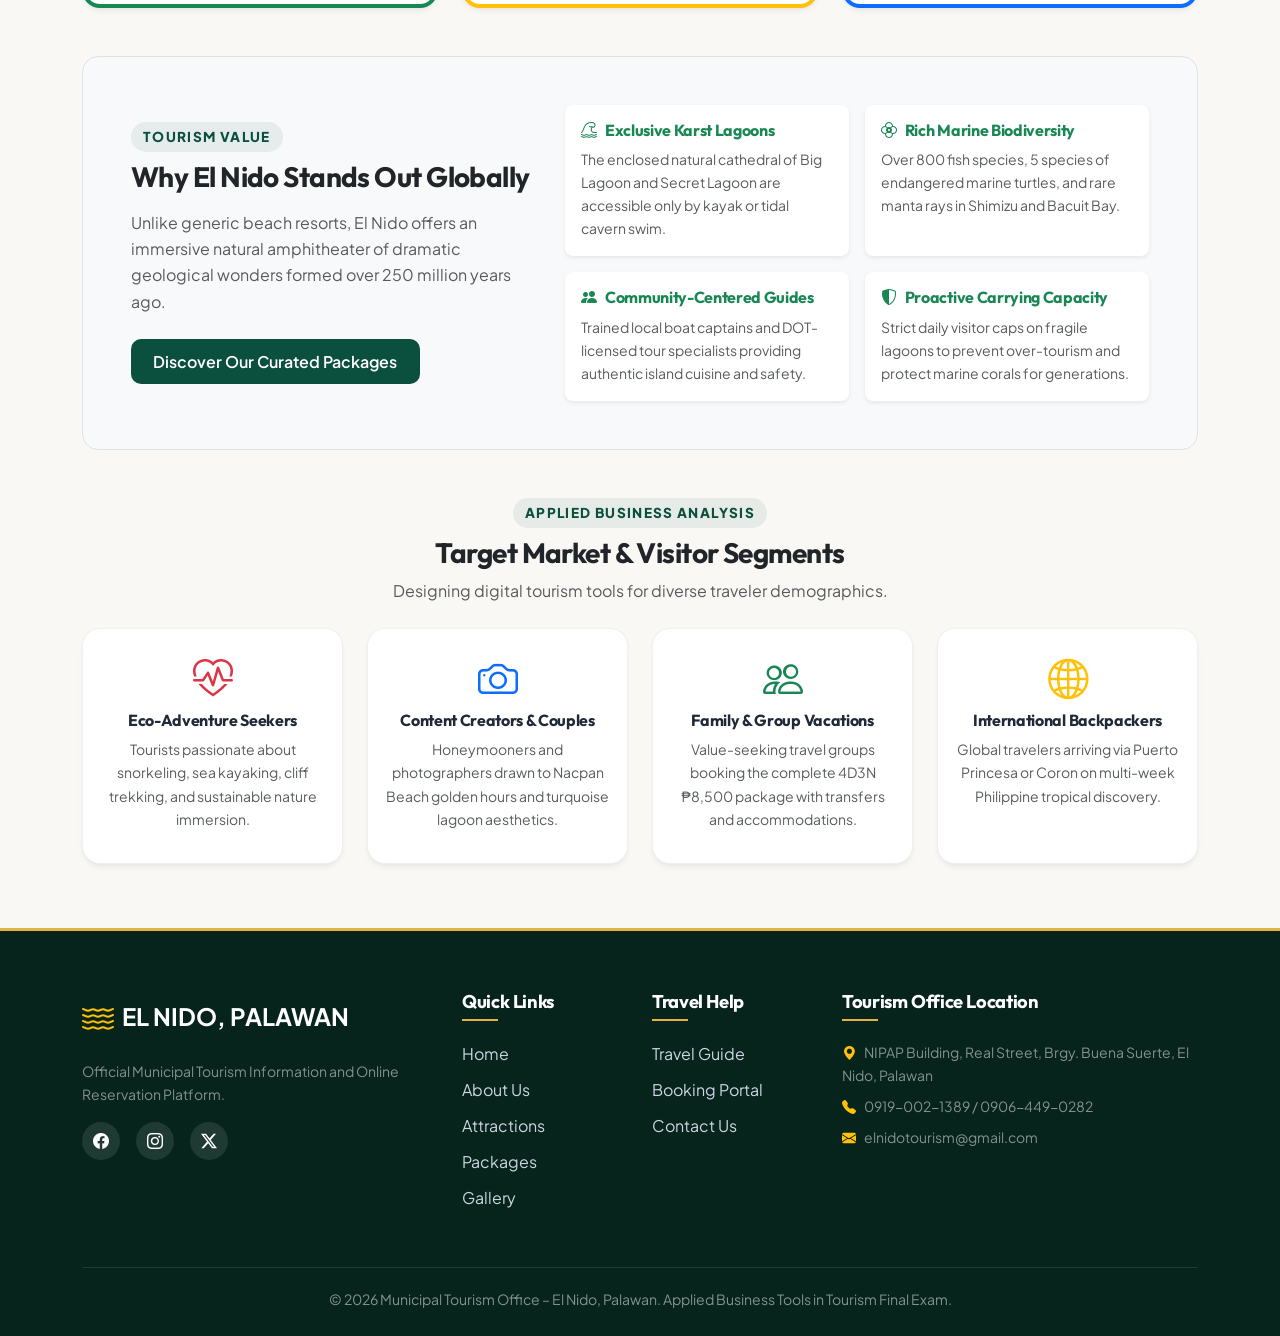
<file: about.html>
<!DOCTYPE html>
<html lang="en">
<head>
  <meta charset="UTF-8">
  <meta name="viewport" content="width=device-width, initial-scale=1.0">
  <title>About Us | Municipal Tourism Office - El Nido, Palawan</title>
  <meta name="description" content="Discover the background, mission, vision, history, and ecological significance of El Nido, Palawan. Learn how the Municipal Tourism Office safeguards the Bacuit Archipelago.">
  <link rel="preconnect" href="https://fonts.googleapis.com">
  <link rel="preconnect" href="https://fonts.gstatic.com" crossorigin>
  <link href="https://fonts.googleapis.com/css2?family=Outfit:wght@400;600;700;800&family=Plus+Jakarta+Sans:wght@300;400;500;600;700&display=swap" rel="stylesheet">
  <link href="https://cdn.jsdelivr.net/npm/bootstrap@5.3.3/dist/css/bootstrap.min.css" rel="stylesheet">
  <link rel="stylesheet" href="https://cdn.jsdelivr.net/npm/bootstrap-icons@1.11.3/font/bootstrap-icons.min.css">
  <link rel="stylesheet" href="assets/css/style.css">
</head>
<body>

  <!-- TOP TICKER -->
  <div class="py-2 px-3 bg-dark text-white border-bottom border-warning d-none d-md-block" style="font-size: 0.85rem;">
    <div class="container d-flex justify-content-between align-items-center">
      <div>
        <i class="bi bi-geo-alt-fill text-warning me-2"></i>
        <span>NIPAP Building, Real Street, Brgy. Buena Suerte, El Nido, Palawan</span>
        <span class="mx-3 text-secondary">|</span>
        <i class="bi bi-telephone-fill text-warning me-2"></i>
        <span>0919-002-1389 / 0906-449-0282</span>
      </div>
      <div>
        <span class="badge bg-success me-2"><i class="bi bi-shield-check"></i> Municipal Accredited</span>
        <span class="text-light"><i class="bi bi-envelope me-1"></i> elnidotourism@gmail.com</span>
      </div>
    </div>
  </div>

  <!-- NAVIGATION -->
  <nav class="navbar navbar-expand-lg elnido-navbar sticky-top">
    <div class="container">
      <a class="navbar-brand" href="index.html">
        <i class="bi bi-water text-warning fs-3"></i>
        <div>
          <span class="d-block brand-font fw-bold lh-1 text-white">EL NIDO</span>
          <span class="d-block small text-warning fw-normal" style="font-size: 0.72rem; letter-spacing: 0.15em;">PALAWAN, PHILIPPINES</span>
        </div>
      </a>
      <button class="navbar-toggler text-white border-white" type="button" data-bs-toggle="collapse" data-bs-target="#navbarMain">
        <i class="bi bi-list fs-2"></i>
      </button>
      <div class="collapse navbar-collapse" id="navbarMain">
        <ul class="navbar-nav ms-auto mb-2 mb-lg-0 align-items-lg-center">
          <li class="nav-item"><a class="nav-link" href="index.html"><i class="bi bi-house-door me-1"></i> Home</a></li>
          <li class="nav-item"><a class="nav-link active" href="about.html">About El Nido</a></li>
          <li class="nav-item"><a class="nav-link" href="destinations.html">Attractions</a></li>
          <li class="nav-item"><a class="nav-link" href="packages.html">Tour Packages</a></li>
          <li class="nav-item"><a class="nav-link" href="gallery.html">Gallery</a></li>
          <li class="nav-item"><a class="nav-link" href="travel-info.html">Travel Guide</a></li>
          <li class="nav-item"><a class="nav-link" href="contact.html">Contact Us</a></li>
          <li class="nav-item ms-lg-2">
            <a class="nav-link nav-cta-btn" href="booking.html">
              <i class="bi bi-calendar-check me-1"></i> Book Now
              <span class="badge-count" id="bookingCountBadge">0</span>
            </a>
          </li>
        </ul>
      </div>
    </div>
  </nav>

  <!-- PAGE HEADER -->
  <header class="py-5 text-white" style="background: linear-gradient(rgba(11, 79, 63, 0.88), rgba(7, 56, 45, 0.94)), url('assets/images/brochure_back.jpg') center/cover no-repeat;">
    <div class="container py-4 text-center">
      <span class="badge bg-warning text-dark px-3 py-2 rounded-pill fw-bold text-uppercase mb-3">About the Destination</span>
      <h1 class="display-4 fw-bold mb-3">The Crown Jewel of Palawan</h1>
      <p class="lead text-white-50 mx-auto" style="max-width: 720px;">
        Preserving the world's most pristine marine sanctuary through sustainable community tourism, environmental stewardship, and authentic local hospitality.
      </p>
    </div>
  </header>

  <!-- MAIN ABOUT CONTENT -->
  <main class="py-5">
    <div class="container py-3">
      
      <!-- History and Background Section -->
      <div class="row align-items-center g-5 mb-5">
        <div class="col-lg-6">
          <span class="section-tag">Origin &amp; History</span>
          <h2 class="fw-bold text-dark mb-4">From "Bacuit" to World-Renowned Eco-Paradise</h2>
          <p class="text-muted">
            Nestled on the northernmost tip of mainland Palawan, El Nido was originally known as <em>Bacuit</em>. In 1954, it was officially renamed <strong>El Nido</strong>, derived from the Spanish word for "The Nest," honoring the edible bird nests (nido) harvested by daring local tribes from towering sheer limestone cliffs.
          </p>
          <p class="text-muted">
            Comprising 45 enchanting islands and islets within Bacuit Bay, El Nido was declared a managed resource protected area under the <strong>National Integrated Protected Areas System (NIPAP)</strong>. Today, its headquarters at the <em>NIPAP Building in Brgy. Buena Suerte</em> anchors sustainable development, balancing ecological preservation with thriving, community-led tourism.
          </p>
          <div class="official-brochure-banner mt-3">
            <h6 class="fw-bold text-success mb-1"><i class="bi bi-award-fill me-2"></i>Official Protected Area Distinction</h6>
            <small class="text-dark">El Nido is internationally celebrated by Condé Nast Traveler, Travel + Leisure, and UNESCO biosafety networks as one of the best island destinations on Earth.</small>
          </div>
        </div>
        <div class="col-lg-6">
          <div class="card border-0 shadow-lg rounded-4 overflow-hidden">
            <img src="assets/images/big_lagoon.jpg" alt="El Nido Palawan Landscapes" class="img-fluid" style="object-position: center; max-height: 440px; object-fit: cover;">
            <div class="card-body bg-dark text-white p-4">
              <div class="row text-center">
                <div class="col-4 border-end border-secondary">
                  <h3 class="fw-bold text-warning mb-0">45</h3>
                  <small class="text-white-50">Islands &amp; Islets</small>
                </div>
                <div class="col-4 border-end border-secondary">
                  <h3 class="fw-bold text-warning mb-0">250+</h3>
                  <small class="text-white-50">Coral Species</small>
                </div>
                <div class="col-4">
                  <h3 class="fw-bold text-warning mb-0">100%</h3>
                  <small class="text-white-50">Protected Status</small>
                </div>
              </div>
            </div>
          </div>
        </div>
      </div>

      <!-- Mission, Vision & Core Values -->
      <div class="row g-4 mb-5">
        <div class="col-md-4">
          <div class="custom-card p-4 h-100 border-top border-4 border-success">
            <div class="text-success fs-1 mb-3"><i class="bi bi-compass"></i></div>
            <h4 class="fw-bold mb-3">Our Mission</h4>
            <p class="text-muted small">
              To deliver responsible, transformative, and safe tourism experiences while fiercely protecting the marine and terrestrial biodiversity of El Nido, ensuring fair socio-economic benefits for local boat operators, guides, and indigenous communities.
            </p>
          </div>
        </div>
        <div class="col-md-4">
          <div class="custom-card p-4 h-100 border-top border-4 border-warning">
            <div class="text-warning fs-1 mb-3"><i class="bi bi-eye"></i></div>
            <h4 class="fw-bold mb-3">Our Vision</h4>
            <p class="text-muted small">
              To stand as Southeast Asia’s benchmark model for sustainable eco-tourism, where pristine turquoise lagoons, ancient limestone formations, and wildlife thrive harmoniously alongside modern, digitally-empowered travelers.
            </p>
          </div>
        </div>
        <div class="col-md-4">
          <div class="custom-card p-4 h-100 border-top border-4 border-primary">
            <div class="text-primary fs-1 mb-3"><i class="bi bi-shield-check"></i></div>
            <h4 class="fw-bold mb-3">Core Values</h4>
            <ul class="text-muted small ps-3 mb-0">
              <li class="mb-1"><strong>Stewardship:</strong> Strict zero-plastic &amp; reef safety policies.</li>
              <li class="mb-1"><strong>Integrity:</strong> Regulated pricing and accredited operations.</li>
              <li class="mb-1"><strong>Community:</strong> Direct empowerment of Palawan locals.</li>
              <li><strong>Excellence:</strong> World-class hospitality and tourist security.</li>
            </ul>
          </div>
        </div>
      </div>

      <!-- Competitive Advantage & Unique Characteristics -->
      <div class="bg-light p-4 p-md-5 rounded-4 border mb-5">
        <div class="row g-4 align-items-center">
          <div class="col-lg-5">
            <span class="section-tag">Tourism Value</span>
            <h3 class="fw-bold text-dark mb-3">Why El Nido Stands Out Globally</h3>
            <p class="text-muted">
              Unlike generic beach resorts, El Nido offers an immersive natural amphitheater of dramatic geological wonders formed over 250 million years ago.
            </p>
            <a href="packages.html" class="btn btn-emerald mt-2">Discover Our Curated Packages</a>
          </div>
          <div class="col-lg-7">
            <div class="row g-3">
              <div class="col-sm-6">
                <div class="bg-white p-3 rounded-3 shadow-sm h-100">
                  <h6 class="fw-bold text-success mb-2"><i class="bi bi-tsunami me-2"></i>Exclusive Karst Lagoons</h6>
                  <p class="small text-muted mb-0">The enclosed natural cathedral of Big Lagoon and Secret Lagoon are accessible only by kayak or tidal cavern swim.</p>
                </div>
              </div>
              <div class="col-sm-6">
                <div class="bg-white p-3 rounded-3 shadow-sm h-100">
                  <h6 class="fw-bold text-success mb-2"><i class="bi bi-flower2 me-2"></i>Rich Marine Biodiversity</h6>
                  <p class="small text-muted mb-0">Over 800 fish species, 5 species of endangered marine turtles, and rare manta rays in Shimizu and Bacuit Bay.</p>
                </div>
              </div>
              <div class="col-sm-6">
                <div class="bg-white p-3 rounded-3 shadow-sm h-100">
                  <h6 class="fw-bold text-success mb-2"><i class="bi bi-people-fill me-2"></i>Community-Centered Guides</h6>
                  <p class="small text-muted mb-0">Trained local boat captains and DOT-licensed tour specialists providing authentic island cuisine and safety.</p>
                </div>
              </div>
              <div class="col-sm-6">
                <div class="bg-white p-3 rounded-3 shadow-sm h-100">
                  <h6 class="fw-bold text-success mb-2"><i class="bi bi-shield-shaded me-2"></i>Proactive Carrying Capacity</h6>
                  <p class="small text-muted mb-0">Strict daily visitor caps on fragile lagoons to prevent over-tourism and protect marine corals for generations.</p>
                </div>
              </div>
            </div>
          </div>
        </div>
      </div>

      <!-- Target Market Analysis (Academic Requirement) -->
      <div class="text-center mb-4">
        <span class="section-tag">Applied Business Analysis</span>
        <h3 class="fw-bold text-dark">Target Market &amp; Visitor Segments</h3>
        <p class="text-muted mx-auto" style="max-width: 600px;">Designing digital tourism tools for diverse traveler demographics.</p>
      </div>

      <div class="row g-4">
        <div class="col-md-3">
          <div class="custom-card p-3 text-center h-100">
            <i class="bi bi-heart-pulse text-danger fs-1 mb-2"></i>
            <h6 class="fw-bold">Eco-Adventure Seekers</h6>
            <p class="small text-muted">Tourists passionate about snorkeling, sea kayaking, cliff trekking, and sustainable nature immersion.</p>
          </div>
        </div>
        <div class="col-md-3">
          <div class="custom-card p-3 text-center h-100">
            <i class="bi bi-camera text-primary fs-1 mb-2"></i>
            <h6 class="fw-bold">Content Creators &amp; Couples</h6>
            <p class="small text-muted">Honeymooners and photographers drawn to Nacpan Beach golden hours and turquoise lagoon aesthetics.</p>
          </div>
        </div>
        <div class="col-md-3">
          <div class="custom-card p-3 text-center h-100">
            <i class="bi bi-people text-success fs-1 mb-2"></i>
            <h6 class="fw-bold">Family &amp; Group Vacations</h6>
            <p class="small text-muted">Value-seeking travel groups booking the complete 4D3N ₱8,500 package with transfers and accommodations.</p>
          </div>
        </div>
        <div class="col-md-3">
          <div class="custom-card p-3 text-center h-100">
            <i class="bi bi-globe2 text-warning fs-1 mb-2"></i>
            <h6 class="fw-bold">International Backpackers</h6>
            <p class="small text-muted">Global travelers arriving via Puerto Princesa or Coron on multi-week Philippine tropical discovery.</p>
          </div>
        </div>
      </div>

    </div>
  </main>

  <!-- FOOTER -->
  <footer class="elnido-footer">
    <div class="container">
      <div class="row g-4">
        <div class="col-lg-4 col-md-6">
          <div class="d-flex align-items-center gap-2 mb-3">
            <i class="bi bi-water text-warning fs-2"></i>
            <span class="fs-4 fw-bold text-white">EL NIDO, PALAWAN</span>
          </div>
          <p class="small text-white-50 mb-3">
            Official Municipal Tourism Information and Online Reservation Platform.
          </p>
          <div class="d-flex gap-2">
            <a href="https://facebook.com" target="_blank" class="social-icon-btn"><i class="bi bi-facebook"></i></a>
            <a href="https://instagram.com" target="_blank" class="social-icon-btn"><i class="bi bi-instagram"></i></a>
            <a href="https://twitter.com" target="_blank" class="social-icon-btn"><i class="bi bi-twitter-x"></i></a>
          </div>
        </div>
        <div class="col-lg-2 col-md-6 col-6">
          <h5 class="footer-heading">Quick Links</h5>
          <ul class="footer-links">
            <li><a href="index.html">Home</a></li>
            <li><a href="about.html">About Us</a></li>
            <li><a href="destinations.html">Attractions</a></li>
            <li><a href="packages.html">Packages</a></li>
            <li><a href="gallery.html">Gallery</a></li>
          </ul>
        </div>
        <div class="col-lg-2 col-md-6 col-6">
          <h5 class="footer-heading">Travel Help</h5>
          <ul class="footer-links">
            <li><a href="travel-info.html">Travel Guide</a></li>
            <li><a href="booking.html">Booking Portal</a></li>
            <li><a href="contact.html">Contact Us</a></li>
          </ul>
        </div>
        <div class="col-lg-4 col-md-6">
          <h5 class="footer-heading">Tourism Office Location</h5>
          <p class="small text-white-50 mb-2"><i class="bi bi-geo-alt-fill text-warning me-2"></i>NIPAP Building, Real Street, Brgy. Buena Suerte, El Nido, Palawan</p>
          <p class="small text-white-50 mb-2"><i class="bi bi-telephone-fill text-warning me-2"></i>0919-002-1389 / 0906-449-0282</p>
          <p class="small text-white-50 mb-0"><i class="bi bi-envelope-fill text-warning me-2"></i>elnidotourism@gmail.com</p>
        </div>
      </div>
      <div class="footer-bottom text-center text-white-50">
        &copy; 2026 Municipal Tourism Office – El Nido, Palawan. Applied Business Tools in Tourism Final Exam.
      </div>
    </div>
  </footer>

  <script src="https://cdn.jsdelivr.net/npm/bootstrap@5.3.3/dist/js/bootstrap.bundle.min.js"></script>
  <script src="assets/js/main.js"></script>
</body>
</html>
</file>
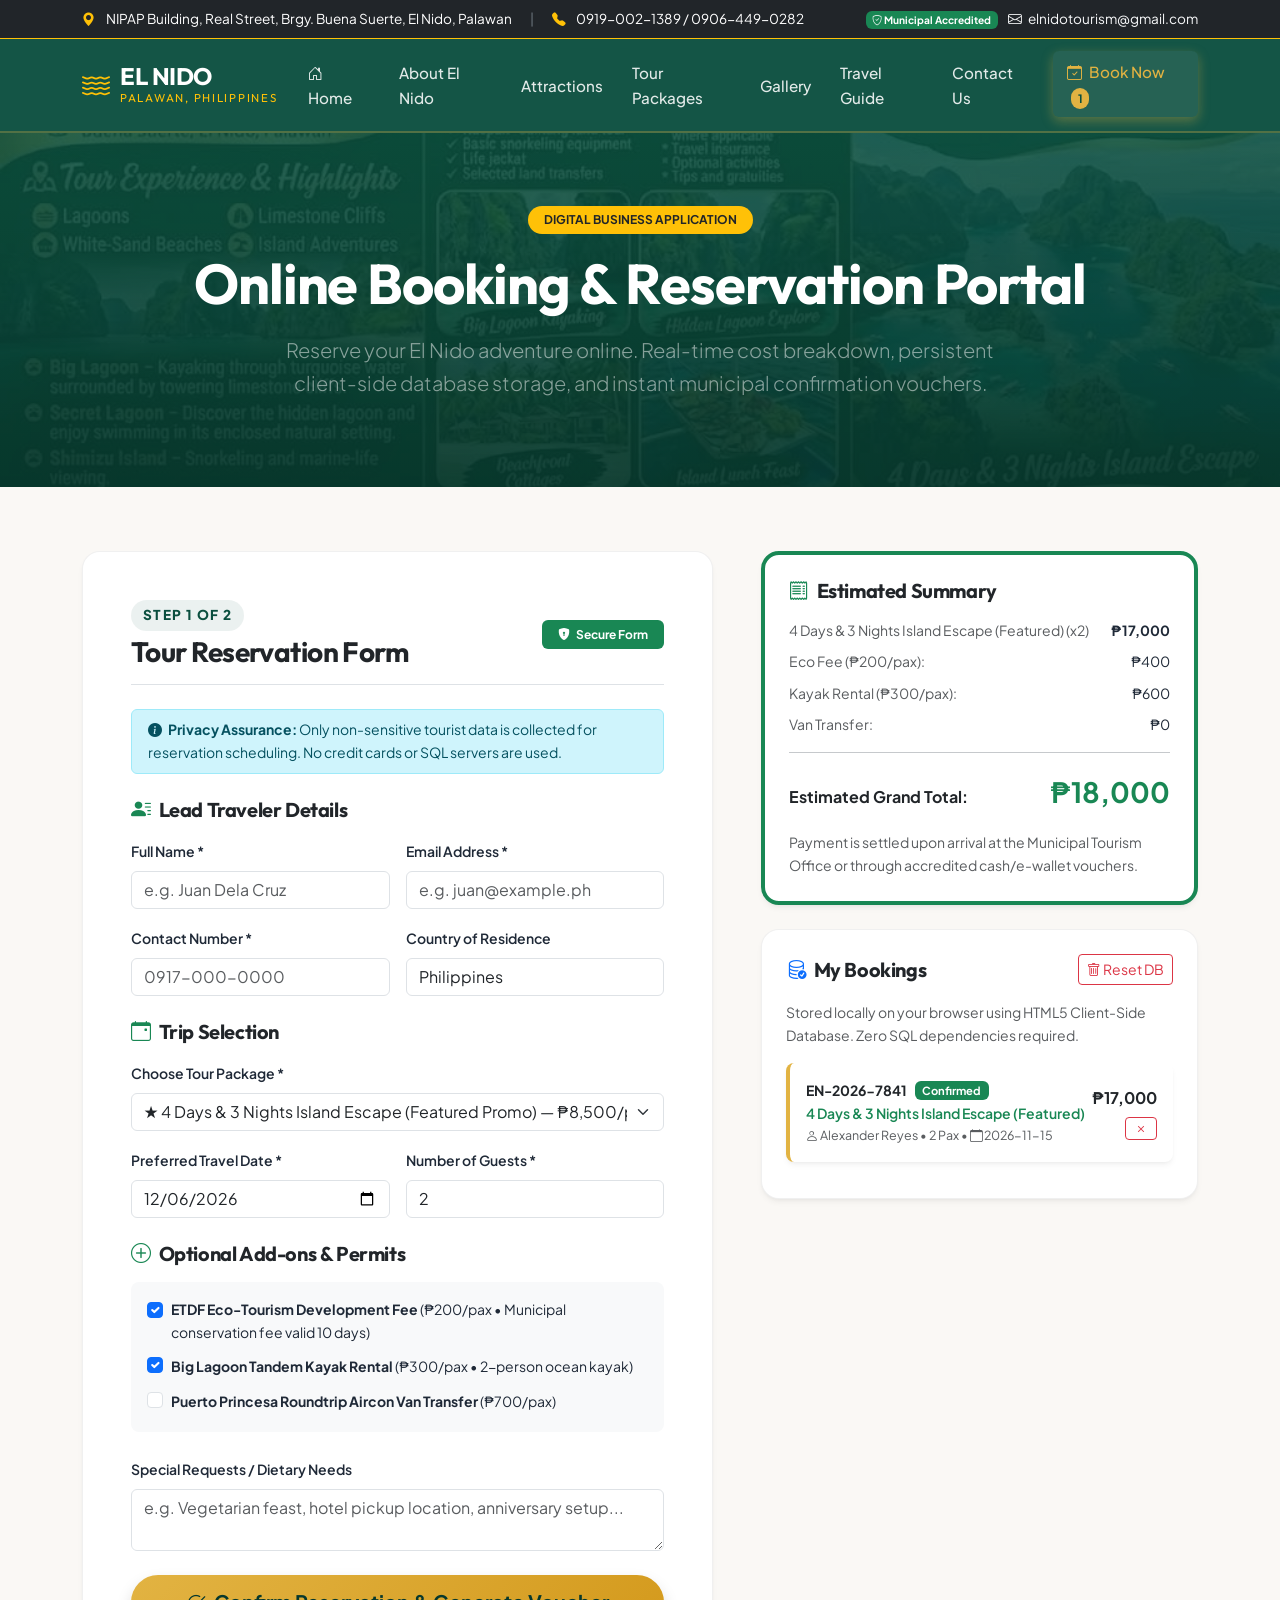
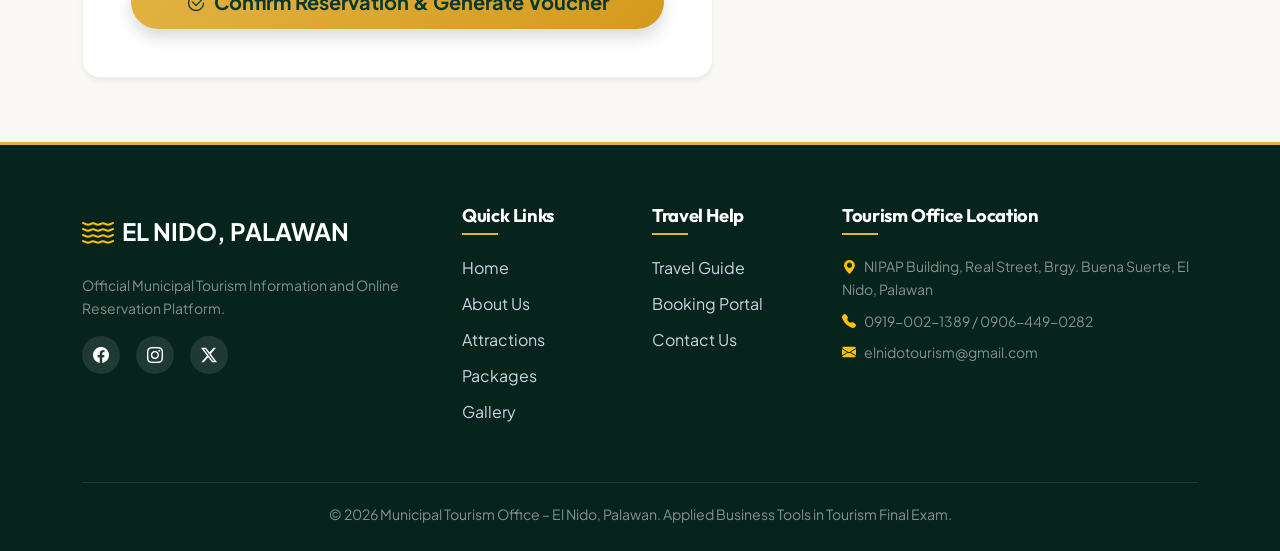
<file: booking.html>
<!DOCTYPE html>
<html lang="en">
<head>
  <meta charset="UTF-8">
  <meta name="viewport" content="width=device-width, initial-scale=1.0">
  <title>Online Booking & Reservation | El Nido, Palawan Tourism</title>
  <meta name="description" content="Official client-side online reservation system for El Nido tour packages. Instant booking, real-time fee calculations, and local database confirmation. No SQL required.">
  <link rel="preconnect" href="https://fonts.googleapis.com">
  <link rel="preconnect" href="https://fonts.gstatic.com" crossorigin>
  <link href="https://fonts.googleapis.com/css2?family=Outfit:wght@400;600;700;800;900&family=Plus+Jakarta+Sans:wght@300;400;500;600;700&display=swap" rel="stylesheet">
  <link href="https://cdn.jsdelivr.net/npm/bootstrap@5.3.3/dist/css/bootstrap.min.css" rel="stylesheet">
  <link rel="stylesheet" href="https://cdn.jsdelivr.net/npm/bootstrap-icons@1.11.3/font/bootstrap-icons.min.css">
  <link rel="stylesheet" href="assets/css/style.css">
</head>
<body>

  <!-- TOP TICKER -->
  <div class="py-2 px-3 bg-dark text-white border-bottom border-warning d-none d-md-block" style="font-size: 0.85rem;">
    <div class="container d-flex justify-content-between align-items-center">
      <div>
        <i class="bi bi-geo-alt-fill text-warning me-2"></i>
        <span>NIPAP Building, Real Street, Brgy. Buena Suerte, El Nido, Palawan</span>
        <span class="mx-3 text-secondary">|</span>
        <i class="bi bi-telephone-fill text-warning me-2"></i>
        <span>0919-002-1389 / 0906-449-0282</span>
      </div>
      <div>
        <span class="badge bg-success me-2"><i class="bi bi-shield-check"></i> Municipal Accredited</span>
        <span class="text-light"><i class="bi bi-envelope me-1"></i> elnidotourism@gmail.com</span>
      </div>
    </div>
  </div>

  <!-- NAVIGATION -->
  <nav class="navbar navbar-expand-lg elnido-navbar sticky-top">
    <div class="container">
      <a class="navbar-brand" href="index.html">
        <i class="bi bi-water text-warning fs-3"></i>
        <div>
          <span class="d-block brand-font fw-bold lh-1 text-white">EL NIDO</span>
          <span class="d-block small text-warning fw-normal" style="font-size: 0.72rem; letter-spacing: 0.15em;">PALAWAN, PHILIPPINES</span>
        </div>
      </a>
      <button class="navbar-toggler text-white border-white" type="button" data-bs-toggle="collapse" data-bs-target="#navbarMain">
        <i class="bi bi-list fs-2"></i>
      </button>
      <div class="collapse navbar-collapse" id="navbarMain">
        <ul class="navbar-nav ms-auto mb-2 mb-lg-0 align-items-lg-center">
          <li class="nav-item"><a class="nav-link" href="index.html"><i class="bi bi-house-door me-1"></i> Home</a></li>
          <li class="nav-item"><a class="nav-link" href="about.html">About El Nido</a></li>
          <li class="nav-item"><a class="nav-link" href="destinations.html">Attractions</a></li>
          <li class="nav-item"><a class="nav-link" href="packages.html">Tour Packages</a></li>
          <li class="nav-item"><a class="nav-link" href="gallery.html">Gallery</a></li>
          <li class="nav-item"><a class="nav-link" href="travel-info.html">Travel Guide</a></li>
          <li class="nav-item"><a class="nav-link" href="contact.html">Contact Us</a></li>
          <li class="nav-item ms-lg-2">
            <a class="nav-link nav-cta-btn active" href="booking.html">
              <i class="bi bi-calendar-check me-1"></i> Book Now
              <span class="badge-count" id="bookingCountBadge">0</span>
            </a>
          </li>
        </ul>
      </div>
    </div>
  </nav>

  <!-- PAGE HEADER -->
  <header class="py-5 text-white" style="background: linear-gradient(rgba(11, 79, 63, 0.88), rgba(7, 56, 45, 0.94)), url('assets/images/brochure_front.jpg') center/cover no-repeat;">
    <div class="container py-4 text-center">
      <span class="badge bg-warning text-dark px-3 py-2 rounded-pill fw-bold text-uppercase mb-3">Digital Business Application</span>
      <h1 class="display-4 fw-bold mb-3">Online Booking &amp; Reservation Portal</h1>
      <p class="lead text-white-50 mx-auto" style="max-width: 740px;">
        Reserve your El Nido adventure online. Real-time cost breakdown, persistent client-side database storage, and instant municipal confirmation vouchers.
      </p>
    </div>
  </header>

  <!-- MAIN BOOKING SYSTEM -->
  <main class="py-5">
    <div class="container py-3">

      <div class="row g-5">
        <!-- BOOKING FORM COLUMN -->
        <div class="col-lg-7">
          <div class="custom-card p-4 p-md-5">
            <div class="d-flex align-items-center justify-content-between mb-4 border-bottom pb-3">
              <div>
                <span class="section-tag mb-1">Step 1 of 2</span>
                <h3 class="fw-bold text-dark mb-0">Tour Reservation Form</h3>
              </div>
              <span class="badge bg-success py-2 px-3"><i class="bi bi-shield-lock-fill me-1"></i> Secure Form</span>
            </div>

            <!-- Academic Compliance Notice -->
            <div class="alert alert-info py-2 px-3 small mb-4" role="alert">
              <i class="bi bi-info-circle-fill me-1"></i>
              <strong>Privacy Assurance:</strong> Only non-sensitive tourist data is collected for reservation scheduling. No credit cards or SQL servers are used.
            </div>

            <form id="bookingForm">
              <!-- Contact Information -->
              <h5 class="fw-bold text-dark mb-3"><i class="bi bi-person-lines-fill text-success me-2"></i>Lead Traveler Details</h5>
              <div class="row g-3 mb-4">
                <div class="col-md-6">
                  <label for="bookFullName" class="form-label fw-semibold small">Full Name *</label>
                  <input type="text" class="form-control" id="bookFullName" required placeholder="e.g. Juan Dela Cruz">
                </div>
                <div class="col-md-6">
                  <label for="bookEmail" class="form-label fw-semibold small">Email Address *</label>
                  <input type="email" class="form-control" id="bookEmail" required placeholder="e.g. juan@example.ph">
                </div>
                <div class="col-md-6">
                  <label for="bookPhone" class="form-label fw-semibold small">Contact Number *</label>
                  <input type="tel" class="form-control" id="bookPhone" required placeholder="0917-000-0000">
                </div>
                <div class="col-md-6">
                  <label for="bookNationality" class="form-label fw-semibold small">Country of Residence</label>
                  <input type="text" class="form-control" id="bookNationality" value="Philippines">
                </div>
              </div>

              <!-- Package & Date Details -->
              <h5 class="fw-bold text-dark mb-3"><i class="bi bi-calendar-event text-success me-2"></i>Trip Selection</h5>
              <div class="row g-3 mb-4">
                <div class="col-12">
                  <label for="bookPackage" class="form-label fw-semibold small">Choose Tour Package *</label>
                  <select id="bookPackage" class="form-select" required>
                    <option value="8500" data-name="4 Days & 3 Nights Island Escape (Featured)" selected>
                      ★ 4 Days &amp; 3 Nights Island Escape (Featured Promo) — ₱8,500/pax
                    </option>
                    <option value="1200" data-name="Tour A Island Hopping (Big Lagoon & Secret Lagoon)">
                      Tour A Island Hopping — ₱1,200/pax
                    </option>
                    <option value="1300" data-name="Tour C Hidden Beaches & Matinloc Shrine">
                      Tour C Hidden Beaches — ₱1,300/pax
                    </option>
                    <option value="2500" data-name="Inland Beach Safari (Nacpan, Calitang & Las Cabañas)">
                      Inland Beach Safari — ₱2,500/pax
                    </option>
                    <option value="14500" data-name="5D4N Ultimate Eco-Luxury Island Retreat">
                      5D4N Ultimate Eco-Luxury Retreat — ₱14,500/pax
                    </option>
                  </select>
                </div>
                <div class="col-md-6">
                  <label for="bookDate" class="form-label fw-semibold small">Preferred Travel Date *</label>
                  <input type="date" class="form-control" id="bookDate" required>
                </div>
                <div class="col-md-6">
                  <label for="bookGuests" class="form-label fw-semibold small">Number of Guests *</label>
                  <input type="number" class="form-control" id="bookGuests" min="1" max="30" value="2" required>
                </div>
              </div>

              <!-- Optional Add-ons (Directly from Brochure) -->
              <h5 class="fw-bold text-dark mb-3"><i class="bi bi-plus-circle text-success me-2"></i>Optional Add-ons &amp; Permits</h5>
              <div class="bg-light p-3 rounded-3 mb-4">
                <div class="form-check mb-2">
                  <input class="form-check-input" type="checkbox" id="bookAddEcoFee" checked>
                  <label class="form-check-label small" for="bookAddEcoFee">
                    <strong>ETDF Eco-Tourism Development Fee</strong> (₱200/pax &bull; Municipal conservation fee valid 10 days)
                  </label>
                </div>
                <div class="form-check mb-2">
                  <input class="form-check-input" type="checkbox" id="bookAddKayak" checked>
                  <label class="form-check-label small" for="bookAddKayak">
                    <strong>Big Lagoon Tandem Kayak Rental</strong> (₱300/pax &bull; 2-person ocean kayak)
                  </label>
                </div>
                <div class="form-check">
                  <input class="form-check-input" type="checkbox" id="bookAddVan">
                  <label class="form-check-label small" for="bookAddVan">
                    <strong>Puerto Princesa Roundtrip Aircon Van Transfer</strong> (₱700/pax)
                  </label>
                </div>
              </div>

              <!-- Special Requests -->
              <div class="mb-4">
                <label for="bookNotes" class="form-label fw-semibold small">Special Requests / Dietary Needs</label>
                <textarea class="form-control" id="bookNotes" rows="2" placeholder="e.g. Vegetarian feast, hotel pickup location, anniversary setup..."></textarea>
              </div>

              <!-- Submit Button -->
              <div class="d-grid">
                <button type="submit" class="btn btn-tropical-gold btn-lg fw-bold shadow">
                  <i class="bi bi-check2-circle me-1"></i> Confirm Reservation &amp; Generate Voucher
                </button>
              </div>
            </form>
          </div>
        </div>

        <!-- SUMMARY & LOCAL DATABASE STATUS COLUMN -->
        <div class="col-lg-5">
          <!-- Real-Time Booking Breakdown -->
          <div class="custom-card p-4 mb-4 border-top border-4 border-success">
            <h5 class="fw-bold text-dark mb-3"><i class="bi bi-receipt text-success me-2"></i>Estimated Summary</h5>
            <div class="d-flex justify-content-between mb-2 small">
              <span class="text-muted" id="summaryPkgName">4D3N Island Escape</span>
              <strong id="summaryPkgCost">₱17,000</strong>
            </div>
            <div class="d-flex justify-content-between mb-2 small">
              <span class="text-muted">Eco Fee (₱200/pax):</span>
              <span id="summaryEcoCost">₱400</span>
            </div>
            <div class="d-flex justify-content-between mb-2 small">
              <span class="text-muted">Kayak Rental (₱300/pax):</span>
              <span id="summaryKayakCost">₱600</span>
            </div>
            <div class="d-flex justify-content-between mb-3 small">
              <span class="text-muted">Van Transfer:</span>
              <span id="summaryVanCost">₱0</span>
            </div>
            <hr>
            <div class="d-flex justify-content-between align-items-baseline mb-3">
              <span class="fw-bold text-dark">Estimated Grand Total:</span>
              <span class="fs-3 fw-bold text-success" id="summaryTotalAmount">₱18,000</span>
            </div>
            <small class="text-muted d-block">
              Payment is settled upon arrival at the Municipal Tourism Office or through accredited cash/e-wallet vouchers.
            </small>
          </div>

          <!-- LOCAL STORAGE DATABASE MANAGER (No SQL Requirement) -->
          <div class="custom-card p-4">
            <div class="d-flex justify-content-between align-items-center mb-3">
              <h5 class="fw-bold text-dark mb-0">
                <i class="bi bi-database-check text-primary me-2"></i>My Bookings
              </h5>
              <button class="btn btn-outline-danger btn-sm" onclick="clearAllBookings()" title="Clear local database">
                <i class="bi bi-trash"></i> Reset DB
              </button>
            </div>
            <p class="small text-muted mb-3">
              Stored locally on your browser using HTML5 Client-Side Database. Zero SQL dependencies required.
            </p>

            <div id="bookingHistoryContainer">
              <!-- Dynamically populated from LocalDB -->
            </div>
          </div>
        </div>
      </div>

    </div>
  </main>

  <!-- CONFIRMATION MODAL & VOUCHER -->
  <div class="modal fade" id="bookingConfirmationModal" tabindex="-1" aria-hidden="true">
    <div class="modal-dialog modal-dialog-centered">
      <div class="modal-content border-0 shadow-lg">
        <div class="modal-header bg-success text-white">
          <h5 class="modal-title fw-bold"><i class="bi bi-check-circle-fill me-2"></i>Booking Confirmed!</h5>
          <button type="button" class="btn-close btn-close-white" data-bs-dismiss="modal" aria-label="Close"></button>
        </div>
        <div class="modal-body p-4 text-center">
          <div class="display-4 text-success mb-2"><i class="bi bi-ticket-detailed-fill"></i></div>
          <h5 class="fw-bold text-dark mb-1">Official Municipal E-Voucher</h5>
          <p class="text-muted small mb-3">Please save or present this reference code upon arrival in El Nido.</p>

          <div class="p-3 bg-light rounded-3 border mb-3 text-start small">
            <div><strong>Reference Number:</strong> <span class="badge bg-primary fs-6" id="voucherRefCode">EN-2026-0000</span></div>
            <div class="mt-2"><strong>Lead Guest:</strong> <span id="voucherGuestName">Juan Dela Cruz</span></div>
            <div><strong>Package:</strong> <span id="voucherPackage">4D3N Island Escape</span></div>
            <div><strong>Date of Travel:</strong> <span id="voucherDate">2026-11-20</span></div>
            <div><strong>Total Guests:</strong> <span id="voucherPax">2 Pax</span></div>
            <div><strong>Total Amount:</strong> <strong class="text-success fs-6" id="voucherTotal">₱18,000</strong></div>
            <div class="mt-2 border-top pt-2 text-muted"><strong>Office Desk:</strong> NIPAP Bldg, Real St, Brgy. Buena Suerte</div>
          </div>

          <div class="d-flex gap-2 justify-content-center">
            <button class="btn btn-success" onclick="window.print()"><i class="bi bi-printer me-1"></i> Print Voucher</button>
            <button class="btn btn-secondary" data-bs-dismiss="modal">Close</button>
          </div>
        </div>
      </div>
    </div>
  </div>

  <!-- FOOTER -->
  <footer class="elnido-footer">
    <div class="container">
      <div class="row g-4">
        <div class="col-lg-4 col-md-6">
          <div class="d-flex align-items-center gap-2 mb-3">
            <i class="bi bi-water text-warning fs-2"></i>
            <span class="fs-4 fw-bold text-white">EL NIDO, PALAWAN</span>
          </div>
          <p class="small text-white-50 mb-3">Official Municipal Tourism Information and Online Reservation Platform.</p>
          <div class="d-flex gap-2">
            <a href="https://facebook.com" target="_blank" class="social-icon-btn"><i class="bi bi-facebook"></i></a>
            <a href="https://instagram.com" target="_blank" class="social-icon-btn"><i class="bi bi-instagram"></i></a>
            <a href="https://twitter.com" target="_blank" class="social-icon-btn"><i class="bi bi-twitter-x"></i></a>
          </div>
        </div>
        <div class="col-lg-2 col-md-6 col-6">
          <h5 class="footer-heading">Quick Links</h5>
          <ul class="footer-links">
            <li><a href="index.html">Home</a></li>
            <li><a href="about.html">About Us</a></li>
            <li><a href="destinations.html">Attractions</a></li>
            <li><a href="packages.html">Packages</a></li>
            <li><a href="gallery.html">Gallery</a></li>
          </ul>
        </div>
        <div class="col-lg-2 col-md-6 col-6">
          <h5 class="footer-heading">Travel Help</h5>
          <ul class="footer-links">
            <li><a href="travel-info.html">Travel Guide</a></li>
            <li><a href="booking.html">Booking Portal</a></li>
            <li><a href="contact.html">Contact Us</a></li>
          </ul>
        </div>
        <div class="col-lg-4 col-md-6">
          <h5 class="footer-heading">Tourism Office Location</h5>
          <p class="small text-white-50 mb-2"><i class="bi bi-geo-alt-fill text-warning me-2"></i>NIPAP Building, Real Street, Brgy. Buena Suerte, El Nido, Palawan</p>
          <p class="small text-white-50 mb-2"><i class="bi bi-telephone-fill text-warning me-2"></i>0919-002-1389 / 0906-449-0282</p>
          <p class="small text-white-50 mb-0"><i class="bi bi-envelope-fill text-warning me-2"></i>elnidotourism@gmail.com</p>
        </div>
      </div>
      <div class="footer-bottom text-center text-white-50">
        &copy; 2026 Municipal Tourism Office – El Nido, Palawan. Applied Business Tools in Tourism Final Exam.
      </div>
    </div>
  </footer>

  <script src="https://cdn.jsdelivr.net/npm/bootstrap@5.3.3/dist/js/bootstrap.bundle.min.js"></script>
  <script src="assets/js/main.js"></script>

  <script>
    // Set minimum date to tomorrow
    const dateInput = document.getElementById('bookDate');
    if (dateInput) {
      const tomorrow = new Date();
      tomorrow.setDate(tomorrow.getDate() + 1);
      dateInput.min = tomorrow.toISOString().split('T')[0];
      dateInput.value = tomorrow.toISOString().split('T')[0];
    }

    // Dynamic Live Price Calculator on Form
    function updateBookingSummary() {
      const pkgSelect = document.getElementById('bookPackage');
      const guestsInput = document.getElementById('bookGuests');
      const ecoFee = document.getElementById('bookAddEcoFee');
      const kayak = document.getElementById('bookAddKayak');
      const van = document.getElementById('bookAddVan');

      if (!pkgSelect || !guestsInput) return;

      const basePrice = parseFloat(pkgSelect.value) || 8500;
      const guests = parseInt(guestsInput.value) || 1;
      const selectedOption = pkgSelect.options[pkgSelect.selectedIndex];
      const pkgName = selectedOption.getAttribute('data-name') || selectedOption.textContent;

      const baseTotal = basePrice * guests;
      const ecoTotal = (ecoFee && ecoFee.checked) ? 200 * guests : 0;
      const kayakTotal = (kayak && kayak.checked) ? 300 * guests : 0;
      const vanTotal = (van && van.checked) ? 700 * guests : 0;
      const grandTotal = baseTotal + ecoTotal + kayakTotal + vanTotal;

      document.getElementById('summaryPkgName').textContent = `${pkgName} (x${guests})`;
      document.getElementById('summaryPkgCost').textContent = `₱${baseTotal.toLocaleString()}`;
      document.getElementById('summaryEcoCost').textContent = `₱${ecoTotal.toLocaleString()}`;
      document.getElementById('summaryKayakCost').textContent = `₱${kayakTotal.toLocaleString()}`;
      document.getElementById('summaryVanCost').textContent = `₱${vanTotal.toLocaleString()}`;
      document.getElementById('summaryTotalAmount').textContent = `₱${grandTotal.toLocaleString()}`;

      return { pkgName, basePrice, guests, grandTotal };
    }

    // Render bookings from LocalStorage
    function renderBookingsList() {
      const container = document.getElementById('bookingHistoryContainer');
      if (!container) return;

      const bookings = LocalDB.get(DB_KEYS.BOOKINGS);
      if (bookings.length === 0) {
        container.innerHTML = '<div class="text-center py-4 text-muted small"><i class="bi bi-calendar-x fs-3 d-block mb-2"></i>No active reservations found in local database. Fill the form to reserve.</div>';
        return;
      }

      let html = '';
      bookings.forEach(b => {
        html += `
          <div class="booking-history-item">
            <div>
              <div class="d-flex align-items-center gap-2">
                <strong class="text-dark small">${b.refNumber}</strong>
                <span class="badge bg-success" style="font-size: 0.7rem;">${b.status || 'Confirmed'}</span>
              </div>
              <div class="fw-semibold text-success small">${b.packageName}</div>
              <div class="text-muted" style="font-size: 0.78rem;">
                <i class="bi bi-person"></i> ${b.fullName} &bull; ${b.guests} Pax &bull; <i class="bi bi-calendar"></i> ${b.travelDate}
              </div>
            </div>
            <div class="text-end">
              <strong class="text-dark d-block">₱${b.totalPrice.toLocaleString()}</strong>
              <button class="btn btn-outline-danger btn-sm py-0 px-2 mt-1" onclick="deleteBooking('${b.refNumber}')" title="Cancel Reservation">
                <i class="bi bi-x"></i>
              </button>
            </div>
          </div>
        `;
      });
      container.innerHTML = html;
    }

    // Delete single booking
    function deleteBooking(refNumber) {
      if (confirm(`Are you sure you want to cancel reservation ${refNumber}?`)) {
        LocalDB.remove(DB_KEYS.BOOKINGS, 'refNumber', refNumber);
        renderBookingsList();
        showToast('Reservation Cancelled', `Booking ${refNumber} removed from local storage.`);
      }
    }

    // Clear all bookings
    function clearAllBookings() {
      if (confirm('Clear all local reservations?')) {
        localStorage.removeItem(DB_KEYS.BOOKINGS);
        renderBookingsList();
        updateNavbarCounts();
        showToast('Database Reset', 'All reservation history cleared.');
      }
    }

    // Read URL query params to auto-select package
    function setupUrlParams() {
      const params = new URLSearchParams(window.location.search);
      const pkgParam = params.get('package');
      const pkgSelect = document.getElementById('bookPackage');
      if (pkgParam && pkgSelect) {
        if (pkgParam === 'tour-a') pkgSelect.value = '1200';
        else if (pkgParam === 'tour-c') pkgSelect.value = '1300';
        else if (pkgParam === 'inland-safari') pkgSelect.value = '2500';
        else if (pkgParam === '5d4n-luxury') pkgSelect.value = '14500';
        else pkgSelect.value = '8500';
      }
    }

    document.addEventListener('DOMContentLoaded', () => {
      setupUrlParams();
      updateBookingSummary();
      renderBookingsList();

      ['bookPackage', 'bookGuests', 'bookAddEcoFee', 'bookAddKayak', 'bookAddVan'].forEach(id => {
        const el = document.getElementById(id);
        if (el) {
          el.addEventListener('change', updateBookingSummary);
          el.addEventListener('input', updateBookingSummary);
        }
      });

      // Handle Reservation Form Submit
      const form = document.getElementById('bookingForm');
      if (form) {
        form.addEventListener('submit', (e) => {
          e.preventDefault();
          const summary = updateBookingSummary();
          const refNumber = generateRefNumber();

          const newBooking = {
            refNumber: refNumber,
            fullName: document.getElementById('bookFullName').value.trim(),
            email: document.getElementById('bookEmail').value.trim(),
            phone: document.getElementById('bookPhone').value.trim(),
            nationality: document.getElementById('bookNationality').value.trim(),
            packageName: summary.pkgName,
            packagePrice: summary.basePrice,
            guests: summary.guests,
            travelDate: document.getElementById('bookDate').value,
            notes: document.getElementById('bookNotes').value.trim(),
            totalPrice: summary.grandTotal,
            status: 'Confirmed',
            timestamp: new Date().toISOString()
          };

          // Save to Local DB
          LocalDB.insert(DB_KEYS.BOOKINGS, newBooking);
          renderBookingsList();

          // Show Voucher Modal
          document.getElementById('voucherRefCode').textContent = newBooking.refNumber;
          document.getElementById('voucherGuestName').textContent = newBooking.fullName;
          document.getElementById('voucherPackage').textContent = newBooking.packageName;
          document.getElementById('voucherDate').textContent = newBooking.travelDate;
          document.getElementById('voucherPax').textContent = `${newBooking.guests} Person(s)`;
          document.getElementById('voucherTotal').textContent = `₱${newBooking.totalPrice.toLocaleString()}`;

          const modal = new bootstrap.Modal(document.getElementById('bookingConfirmationModal'));
          modal.show();

          form.reset();
          updateBookingSummary();
          showToast('Booking Successful!', `Reservation recorded as ${refNumber}.`);
        });
      }
    });
  </script>
</body>
</html>
</file>
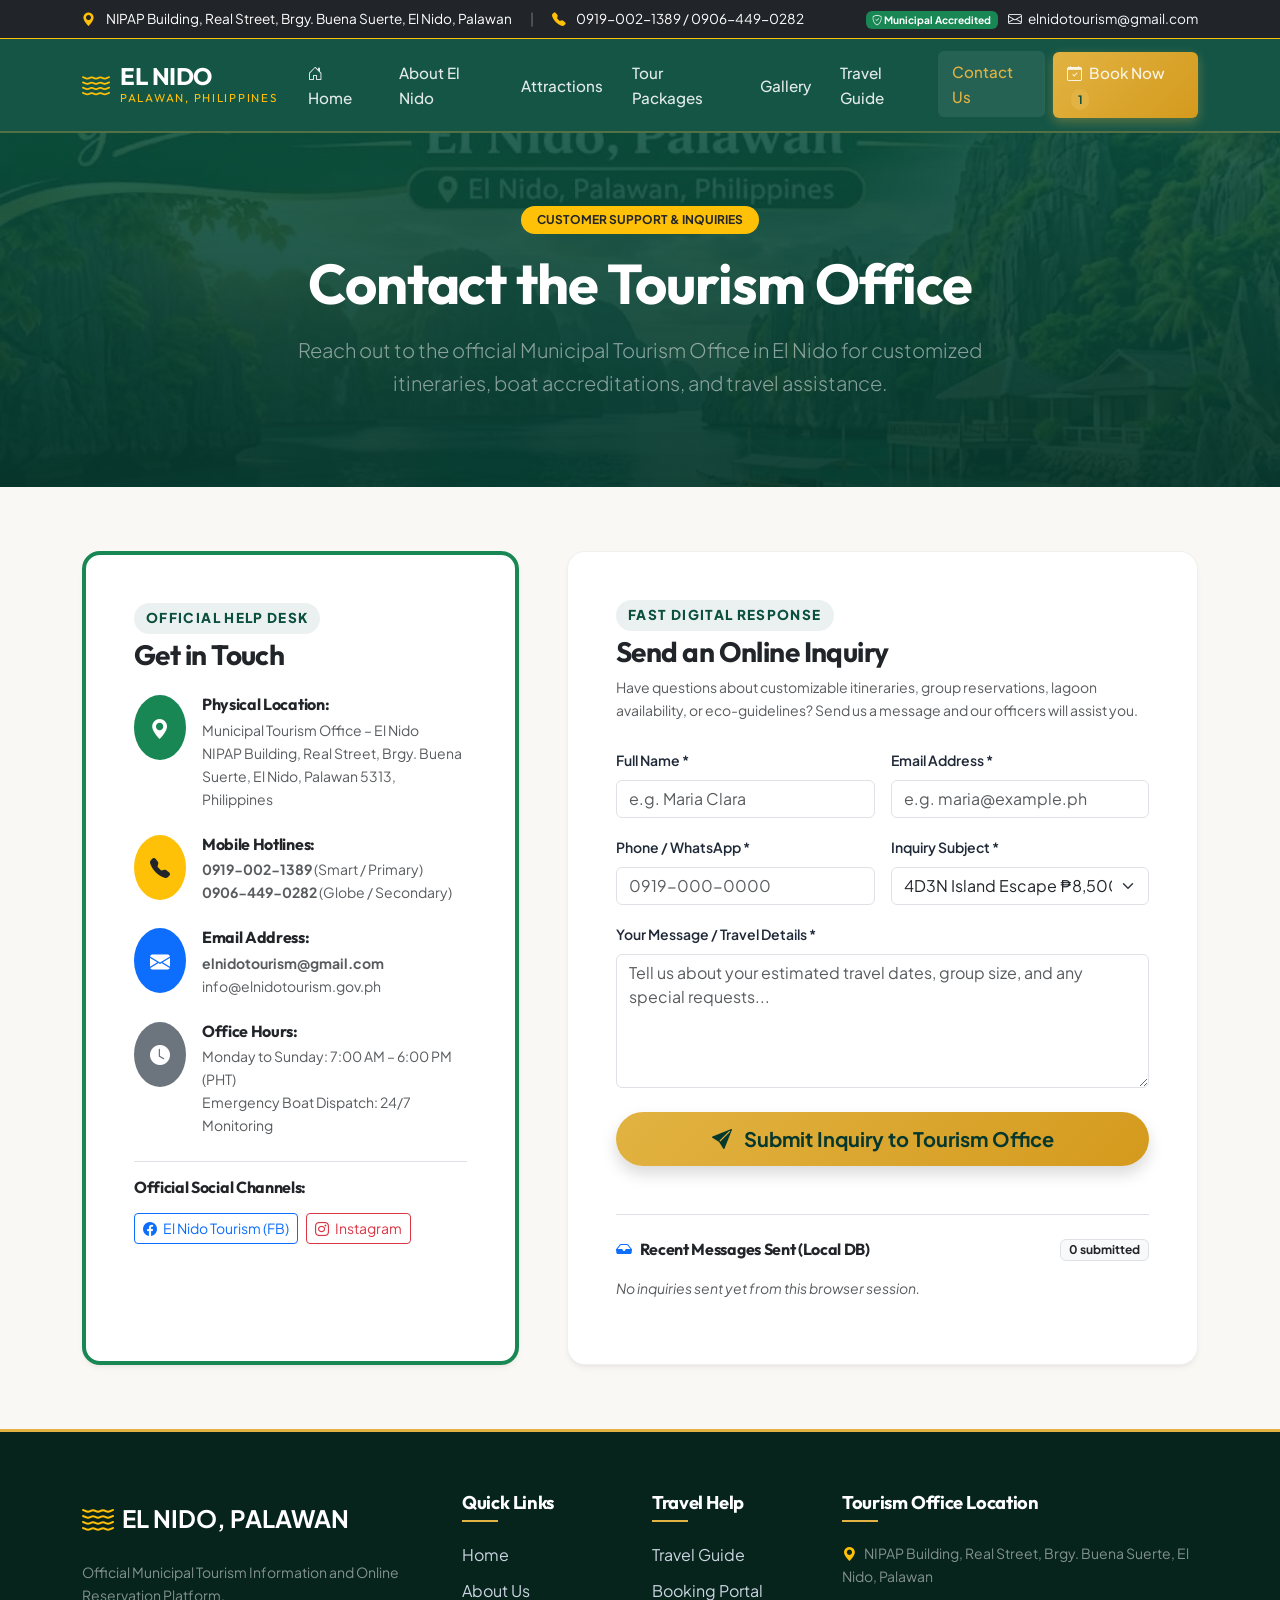
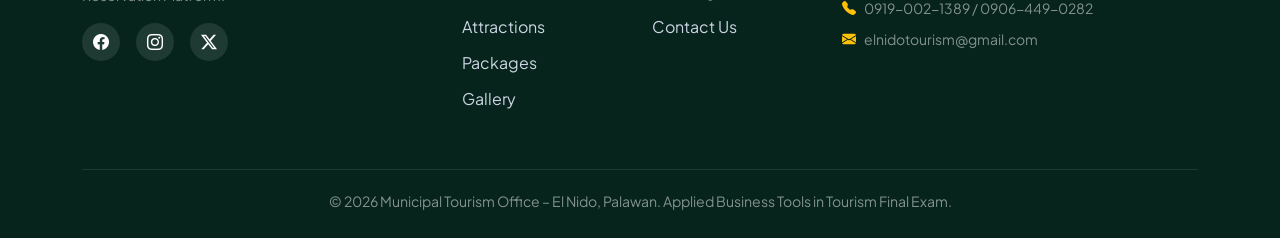
<file: contact.html>
<!DOCTYPE html>
<html lang="en">
<head>
  <meta charset="UTF-8">
  <meta name="viewport" content="width=device-width, initial-scale=1.0">
  <title>Contact Us | Municipal Tourism Office - El Nido, Palawan</title>
  <meta name="description" content="Get in touch with the Municipal Tourism Office of El Nido, Palawan. Official contact details from brochure: NIPAP Building, Real Street, Brgy. Buena Suerte, hotline numbers, email, and online inquiry form.">
  <link rel="preconnect" href="https://fonts.googleapis.com">
  <link rel="preconnect" href="https://fonts.gstatic.com" crossorigin>
  <link href="https://fonts.googleapis.com/css2?family=Outfit:wght@400;600;700;800;900&family=Plus+Jakarta+Sans:wght@300;400;500;600;700&display=swap" rel="stylesheet">
  <link href="https://cdn.jsdelivr.net/npm/bootstrap@5.3.3/dist/css/bootstrap.min.css" rel="stylesheet">
  <link rel="stylesheet" href="https://cdn.jsdelivr.net/npm/bootstrap-icons@1.11.3/font/bootstrap-icons.min.css">
  <link rel="stylesheet" href="assets/css/style.css">
</head>
<body>

  <!-- TOP TICKER -->
  <div class="py-2 px-3 bg-dark text-white border-bottom border-warning d-none d-md-block" style="font-size: 0.85rem;">
    <div class="container d-flex justify-content-between align-items-center">
      <div>
        <i class="bi bi-geo-alt-fill text-warning me-2"></i>
        <span>NIPAP Building, Real Street, Brgy. Buena Suerte, El Nido, Palawan</span>
        <span class="mx-3 text-secondary">|</span>
        <i class="bi bi-telephone-fill text-warning me-2"></i>
        <span>0919-002-1389 / 0906-449-0282</span>
      </div>
      <div>
        <span class="badge bg-success me-2"><i class="bi bi-shield-check"></i> Municipal Accredited</span>
        <span class="text-light"><i class="bi bi-envelope me-1"></i> elnidotourism@gmail.com</span>
      </div>
    </div>
  </div>

  <!-- NAVIGATION -->
  <nav class="navbar navbar-expand-lg elnido-navbar sticky-top">
    <div class="container">
      <a class="navbar-brand" href="index.html">
        <i class="bi bi-water text-warning fs-3"></i>
        <div>
          <span class="d-block brand-font fw-bold lh-1 text-white">EL NIDO</span>
          <span class="d-block small text-warning fw-normal" style="font-size: 0.72rem; letter-spacing: 0.15em;">PALAWAN, PHILIPPINES</span>
        </div>
      </a>
      <button class="navbar-toggler text-white border-white" type="button" data-bs-toggle="collapse" data-bs-target="#navbarMain">
        <i class="bi bi-list fs-2"></i>
      </button>
      <div class="collapse navbar-collapse" id="navbarMain">
        <ul class="navbar-nav ms-auto mb-2 mb-lg-0 align-items-lg-center">
          <li class="nav-item"><a class="nav-link" href="index.html"><i class="bi bi-house-door me-1"></i> Home</a></li>
          <li class="nav-item"><a class="nav-link" href="about.html">About El Nido</a></li>
          <li class="nav-item"><a class="nav-link" href="destinations.html">Attractions</a></li>
          <li class="nav-item"><a class="nav-link" href="packages.html">Tour Packages</a></li>
          <li class="nav-item"><a class="nav-link" href="gallery.html">Gallery</a></li>
          <li class="nav-item"><a class="nav-link" href="travel-info.html">Travel Guide</a></li>
          <li class="nav-item"><a class="nav-link active" href="contact.html">Contact Us</a></li>
          <li class="nav-item ms-lg-2">
            <a class="nav-link nav-cta-btn" href="booking.html">
              <i class="bi bi-calendar-check me-1"></i> Book Now
              <span class="badge-count" id="bookingCountBadge">0</span>
            </a>
          </li>
        </ul>
      </div>
    </div>
  </nav>

  <!-- PAGE HEADER -->
  <header class="py-5 text-white" style="background: linear-gradient(rgba(11, 79, 63, 0.88), rgba(7, 56, 45, 0.94)), url('assets/images/brochure_back.jpg') center/cover no-repeat;">
    <div class="container py-4 text-center">
      <span class="badge bg-warning text-dark px-3 py-2 rounded-pill fw-bold text-uppercase mb-3">Customer Support &amp; Inquiries</span>
      <h1 class="display-4 fw-bold mb-3">Contact the Tourism Office</h1>
      <p class="lead text-white-50 mx-auto" style="max-width: 740px;">
        Reach out to the official Municipal Tourism Office in El Nido for customized itineraries, boat accreditations, and travel assistance.
      </p>
    </div>
  </header>

  <!-- CONTACT & INQUIRY CONTENT -->
  <main class="py-5">
    <div class="container py-3">

      <div class="row g-5">
        <!-- CONTACT DETAILS COLUMN (FROM BROCHURE) -->
        <div class="col-lg-5">
          <div class="custom-card p-4 p-md-5 h-100 border-top border-4 border-success">
            <span class="section-tag mb-1">Official Help Desk</span>
            <h3 class="fw-bold text-dark mb-4">Get in Touch</h3>

            <!-- Address (Brochure) -->
            <div class="d-flex align-items-start gap-3 mb-4">
              <div class="bg-success text-white p-3 rounded-circle">
                <i class="bi bi-geo-alt-fill fs-5"></i>
              </div>
              <div>
                <h6 class="fw-bold text-dark mb-1">Physical Location:</h6>
                <p class="text-muted small mb-0">
                  Municipal Tourism Office – El Nido<br>
                  NIPAP Building, Real Street, Brgy. Buena Suerte, El Nido, Palawan 5313, Philippines
                </p>
              </div>
            </div>

            <!-- Hotlines (Brochure) -->
            <div class="d-flex align-items-start gap-3 mb-4">
              <div class="bg-warning text-dark p-3 rounded-circle">
                <i class="bi bi-telephone-fill fs-5"></i>
              </div>
              <div>
                <h6 class="fw-bold text-dark mb-1">Mobile Hotlines:</h6>
                <p class="text-muted small mb-0">
                  <strong>0919-002-1389</strong> (Smart / Primary)<br>
                  <strong>0906-449-0282</strong> (Globe / Secondary)
                </p>
              </div>
            </div>

            <!-- Email (Brochure) -->
            <div class="d-flex align-items-start gap-3 mb-4">
              <div class="bg-primary text-white p-3 rounded-circle">
                <i class="bi bi-envelope-fill fs-5"></i>
              </div>
              <div>
                <h6 class="fw-bold text-dark mb-1">Email Address:</h6>
                <p class="text-muted small mb-0">
                  <strong>elnidotourism@gmail.com</strong><br>
                  info@elnidotourism.gov.ph
                </p>
              </div>
            </div>

            <!-- Operating Hours -->
            <div class="d-flex align-items-start gap-3 mb-4">
              <div class="bg-secondary text-white p-3 rounded-circle">
                <i class="bi bi-clock-fill fs-5"></i>
              </div>
              <div>
                <h6 class="fw-bold text-dark mb-1">Office Hours:</h6>
                <p class="text-muted small mb-0">
                  Monday to Sunday: 7:00 AM – 6:00 PM (PHT)<br>
                  Emergency Boat Dispatch: 24/7 Monitoring
                </p>
              </div>
            </div>

            <!-- Social Media (Brochure: El Nido Tourism) -->
            <div class="pt-3 border-top">
              <h6 class="fw-bold text-dark mb-3">Official Social Channels:</h6>
              <div class="d-flex gap-2">
                <a href="https://facebook.com/elnidotourism" target="_blank" class="btn btn-outline-primary btn-sm">
                  <i class="bi bi-facebook me-1"></i> El Nido Tourism (FB)
                </a>
                <a href="https://instagram.com" target="_blank" class="btn btn-outline-danger btn-sm">
                  <i class="bi bi-instagram me-1"></i> Instagram
                </a>
              </div>
            </div>
          </div>
        </div>

        <!-- ONLINE INQUIRY FORM COLUMN (Local Database Powered) -->
        <div class="col-lg-7">
          <div class="custom-card p-4 p-md-5">
            <span class="section-tag mb-1">Fast Digital Response</span>
            <h3 class="fw-bold text-dark mb-2">Send an Online Inquiry</h3>
            <p class="text-muted small mb-4">
              Have questions about customizable itineraries, group reservations, lagoon availability, or eco-guidelines? Send us a message and our officers will assist you.
            </p>

            <form id="contactInquiryForm">
              <div class="row g-3 mb-3">
                <div class="col-md-6">
                  <label for="inqName" class="form-label fw-semibold small">Full Name *</label>
                  <input type="text" class="form-control" id="inqName" required placeholder="e.g. Maria Clara">
                </div>
                <div class="col-md-6">
                  <label for="inqEmail" class="form-label fw-semibold small">Email Address *</label>
                  <input type="email" class="form-control" id="inqEmail" required placeholder="e.g. maria@example.ph">
                </div>
              </div>

              <div class="row g-3 mb-3">
                <div class="col-md-6">
                  <label for="inqPhone" class="form-label fw-semibold small">Phone / WhatsApp *</label>
                  <input type="tel" class="form-control" id="inqPhone" required placeholder="0919-000-0000">
                </div>
                <div class="col-md-6">
                  <label for="inqSubject" class="form-label fw-semibold small">Inquiry Subject *</label>
                  <select class="form-select" id="inqSubject">
                    <option value="4D3N Island Escape ₱8,500 Package" selected>4D3N Island Escape ₱8,500 Package</option>
                    <option value="Tour A Island Hopping (Big Lagoon)">Tour A Island Hopping (Big Lagoon)</option>
                    <option value="Tour C Hidden Beaches">Tour C Hidden Beaches</option>
                    <option value="Custom Group / Corporate Tour">Custom Group / Corporate Tour</option>
                    <option value="Eco-Tourism Permit & ETDF Question">Eco-Tourism Permit &amp; ETDF Question</option>
                    <option value="Transportation / Van Transfer PPS">Transportation / Van Transfer PPS</option>
                  </select>
                </div>
              </div>

              <div class="mb-4">
                <label for="inqMessage" class="form-label fw-semibold small">Your Message / Travel Details *</label>
                <textarea class="form-control" id="inqMessage" rows="5" required placeholder="Tell us about your estimated travel dates, group size, and any special requests..."></textarea>
              </div>

              <button type="submit" class="btn btn-tropical-gold btn-lg w-100 fw-bold shadow">
                <i class="bi bi-send-fill me-2"></i> Submit Inquiry to Tourism Office
              </button>
            </form>

            <!-- Local Storage Inquiries Log -->
            <div class="mt-5 pt-4 border-top">
              <div class="d-flex justify-content-between align-items-center mb-3">
                <h6 class="fw-bold text-dark mb-0"><i class="bi bi-inbox-fill text-primary me-2"></i>Recent Messages Sent (Local DB)</h6>
                <span class="badge bg-light text-dark border" id="inquiryCountBadge">0 messages</span>
              </div>
              <div id="inquiryListContainer" class="small text-muted">
                <!-- Dynamically loaded from LocalStorage -->
              </div>
            </div>
          </div>
        </div>
      </div>

    </div>
  </main>

  <!-- FOOTER -->
  <footer class="elnido-footer">
    <div class="container">
      <div class="row g-4">
        <div class="col-lg-4 col-md-6">
          <div class="d-flex align-items-center gap-2 mb-3">
            <i class="bi bi-water text-warning fs-2"></i>
            <span class="fs-4 fw-bold text-white">EL NIDO, PALAWAN</span>
          </div>
          <p class="small text-white-50 mb-3">Official Municipal Tourism Information and Online Reservation Platform.</p>
          <div class="d-flex gap-2">
            <a href="https://facebook.com" target="_blank" class="social-icon-btn"><i class="bi bi-facebook"></i></a>
            <a href="https://instagram.com" target="_blank" class="social-icon-btn"><i class="bi bi-instagram"></i></a>
            <a href="https://twitter.com" target="_blank" class="social-icon-btn"><i class="bi bi-twitter-x"></i></a>
          </div>
        </div>
        <div class="col-lg-2 col-md-6 col-6">
          <h5 class="footer-heading">Quick Links</h5>
          <ul class="footer-links">
            <li><a href="index.html">Home</a></li>
            <li><a href="about.html">About Us</a></li>
            <li><a href="destinations.html">Attractions</a></li>
            <li><a href="packages.html">Packages</a></li>
            <li><a href="gallery.html">Gallery</a></li>
          </ul>
        </div>
        <div class="col-lg-2 col-md-6 col-6">
          <h5 class="footer-heading">Travel Help</h5>
          <ul class="footer-links">
            <li><a href="travel-info.html">Travel Guide</a></li>
            <li><a href="booking.html">Booking Portal</a></li>
            <li><a href="contact.html">Contact Us</a></li>
          </ul>
        </div>
        <div class="col-lg-4 col-md-6">
          <h5 class="footer-heading">Tourism Office Location</h5>
          <p class="small text-white-50 mb-2"><i class="bi bi-geo-alt-fill text-warning me-2"></i>NIPAP Building, Real Street, Brgy. Buena Suerte, El Nido, Palawan</p>
          <p class="small text-white-50 mb-2"><i class="bi bi-telephone-fill text-warning me-2"></i>0919-002-1389 / 0906-449-0282</p>
          <p class="small text-white-50 mb-0"><i class="bi bi-envelope-fill text-warning me-2"></i>elnidotourism@gmail.com</p>
        </div>
      </div>
      <div class="footer-bottom text-center text-white-50">
        &copy; 2026 Municipal Tourism Office – El Nido, Palawan. Applied Business Tools in Tourism Final Exam.
      </div>
    </div>
  </footer>

  <script src="https://cdn.jsdelivr.net/npm/bootstrap@5.3.3/dist/js/bootstrap.bundle.min.js"></script>
  <script src="assets/js/main.js"></script>

  <script>
    // Render Recent Inquiries from LocalStorage
    function renderInquiriesList() {
      const container = document.getElementById('inquiryListContainer');
      const badge = document.getElementById('inquiryCountBadge');
      if (!container) return;

      const inquiries = LocalDB.get(DB_KEYS.INQUIRIES);
      if (badge) badge.textContent = `${inquiries.length} submitted`;

      if (inquiries.length === 0) {
        container.innerHTML = '<p class="text-muted fst-italic">No inquiries sent yet from this browser session.</p>';
        return;
      }

      let html = '';
      inquiries.slice(0, 5).forEach(inq => {
        html += `
          <div class="p-2 mb-2 bg-light rounded border">
            <div class="d-flex justify-content-between">
              <strong>${inq.subject}</strong>
              <span class="text-muted" style="font-size: 0.75rem;">${inq.timestamp.split('T')[0]}</span>
            </div>
            <div class="text-truncate">${inq.message}</div>
            <div class="text-success small"><i class="bi bi-check2"></i> Received by Municipal System (${inq.name})</div>
          </div>
        `;
      });
      container.innerHTML = html;
    }

    document.addEventListener('DOMContentLoaded', () => {
      renderInquiriesList();

      const form = document.getElementById('contactInquiryForm');
      if (form) {
        form.addEventListener('submit', (e) => {
          e.preventDefault();

          const inquiry = {
            id: 'inq-' + Date.now(),
            name: document.getElementById('inqName').value.trim(),
            email: document.getElementById('inqEmail').value.trim(),
            phone: document.getElementById('inqPhone').value.trim(),
            subject: document.getElementById('inqSubject').value,
            message: document.getElementById('inqMessage').value.trim(),
            timestamp: new Date().toISOString()
          };

          LocalDB.insert(DB_KEYS.INQUIRIES, inquiry);
          renderInquiriesList();
          form.reset();

          showToast('Inquiry Received!', 'Thank you! The Municipal Tourism Office will respond to your provided email/phone shortly.');
        });
      }
    });
  </script>
</body>
</html>
</file>
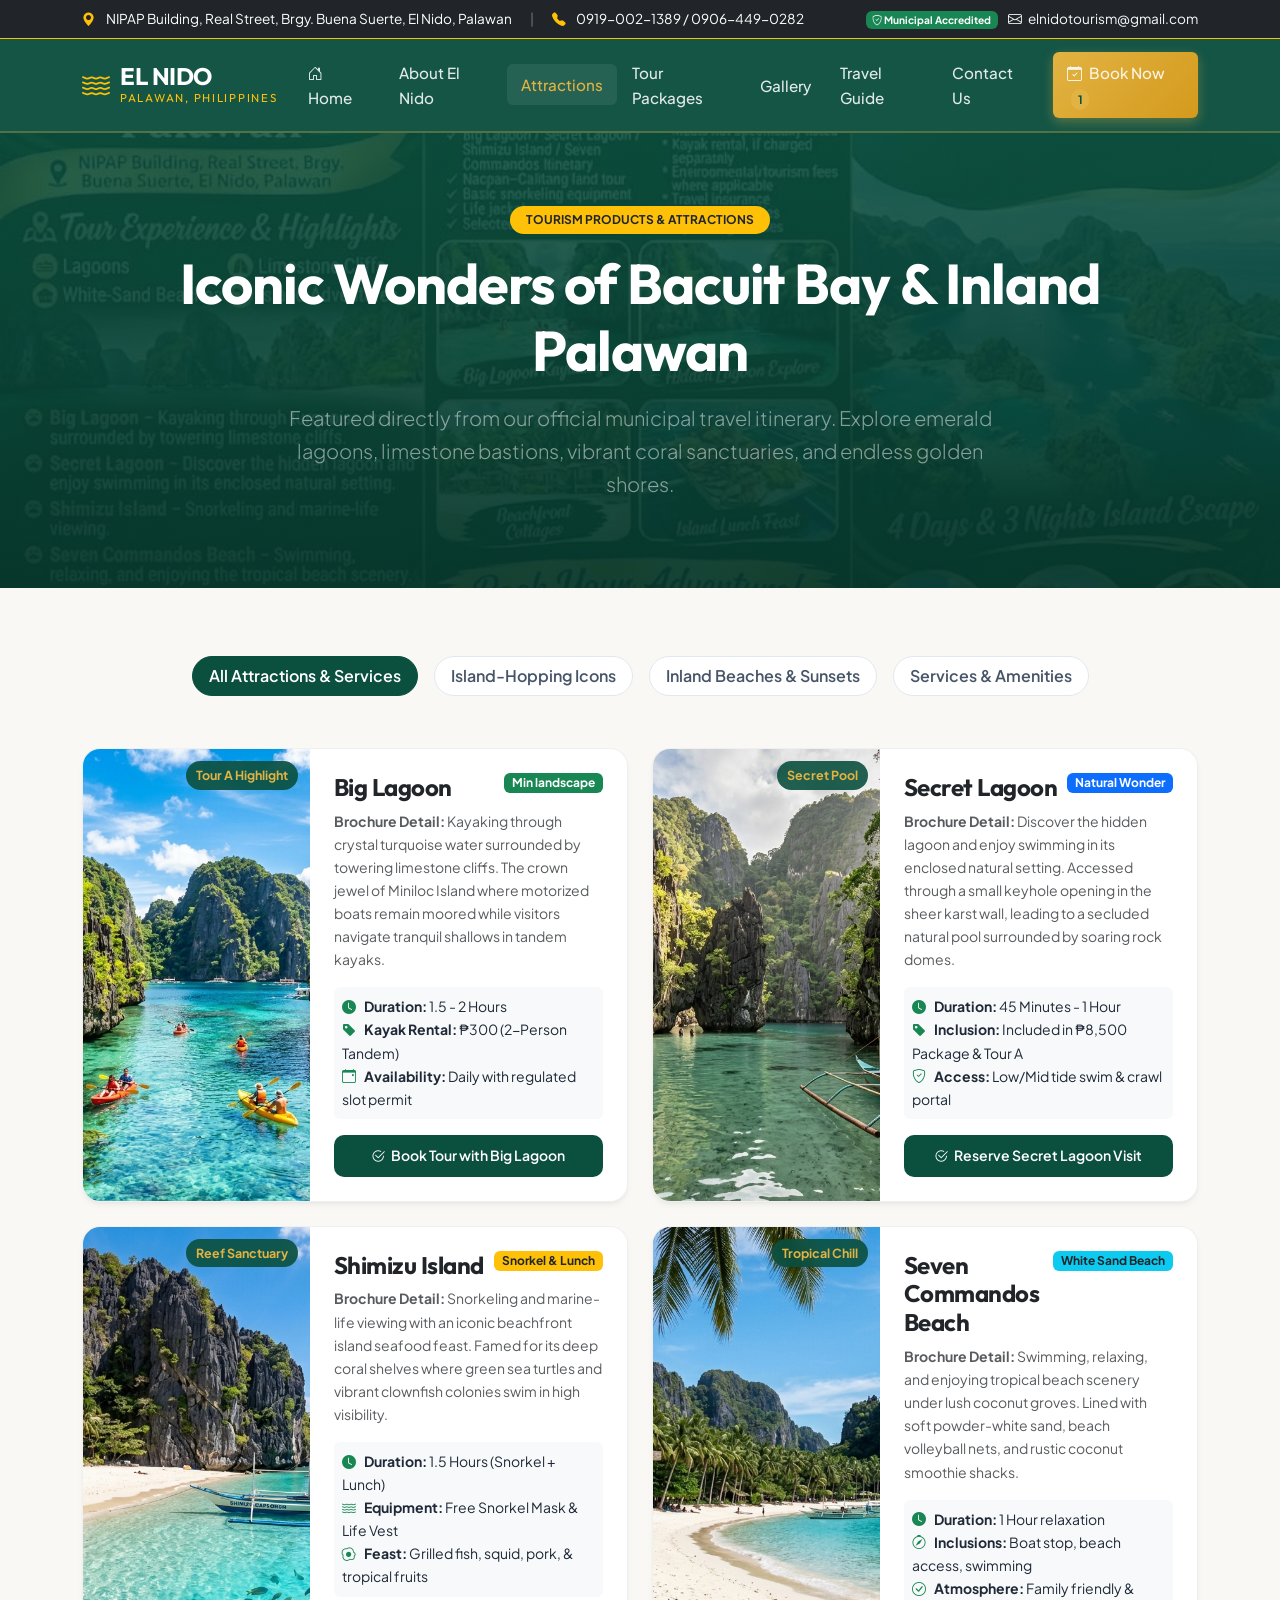
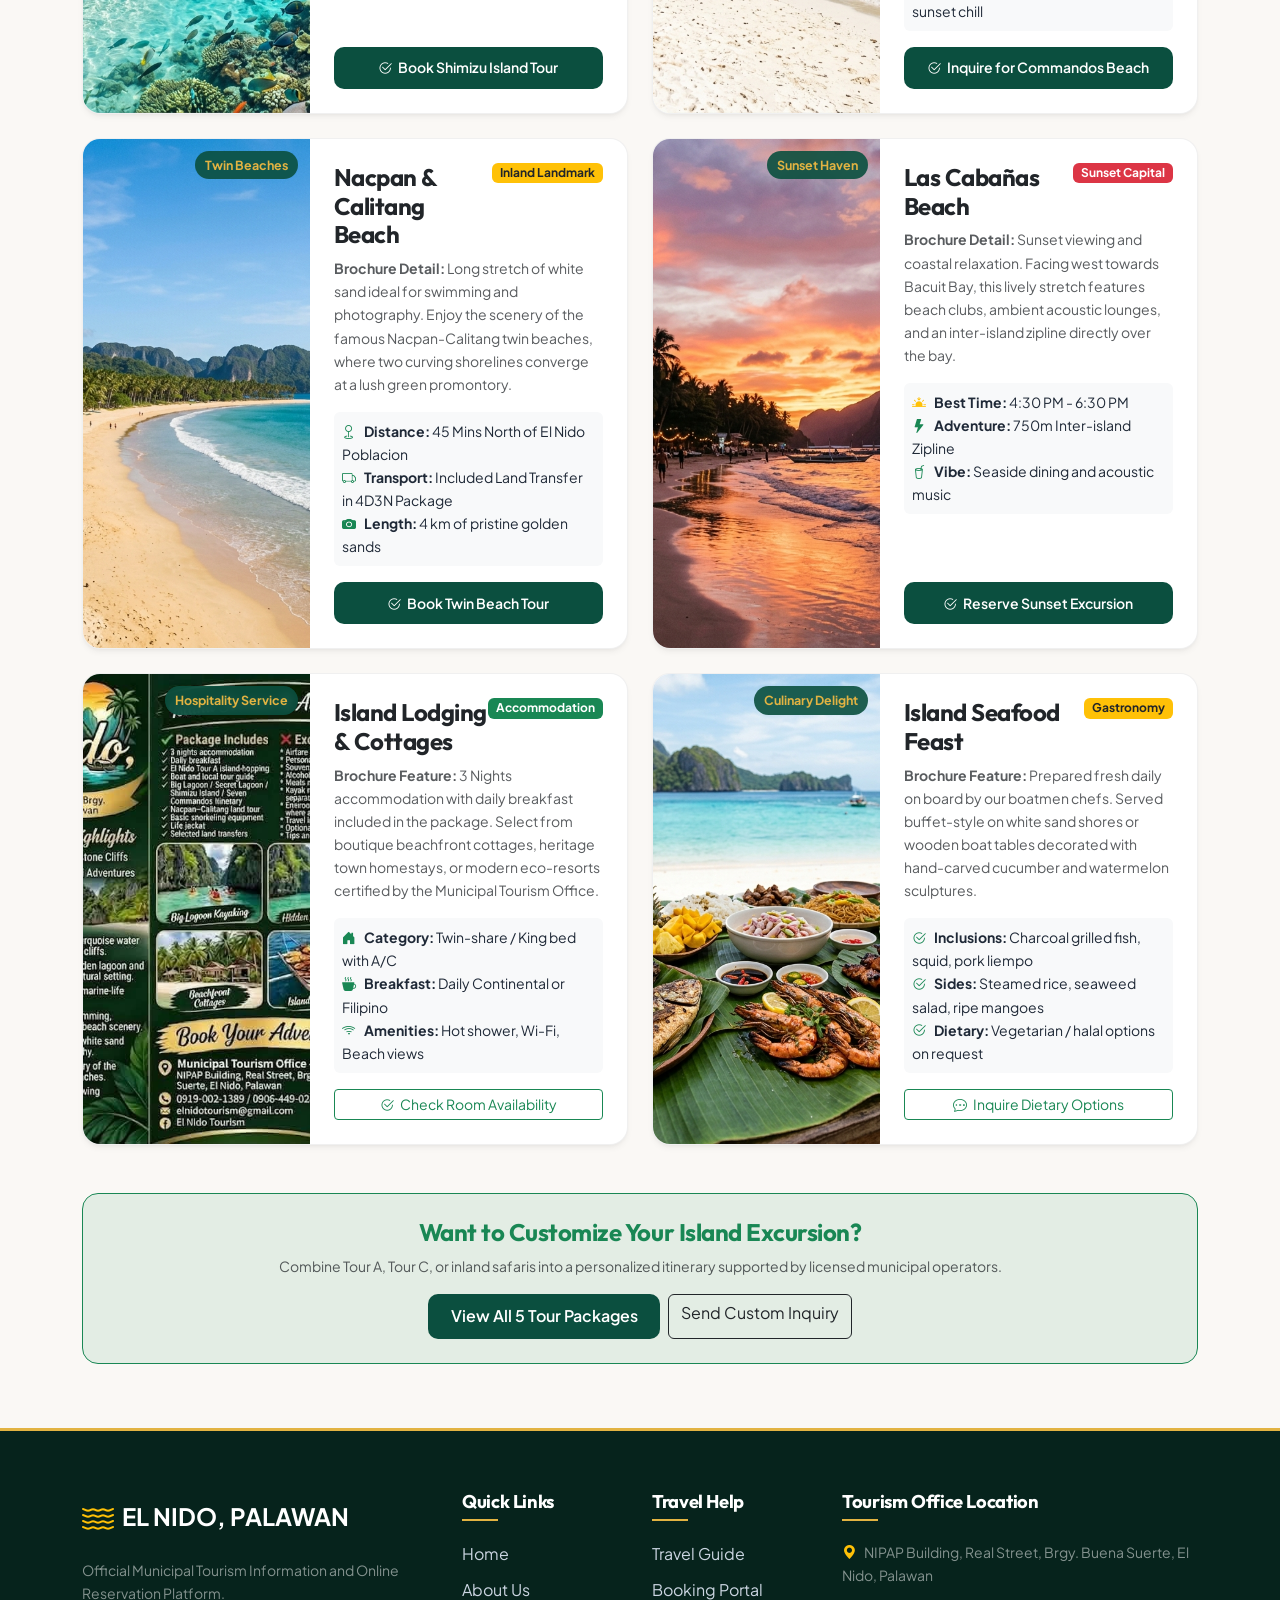
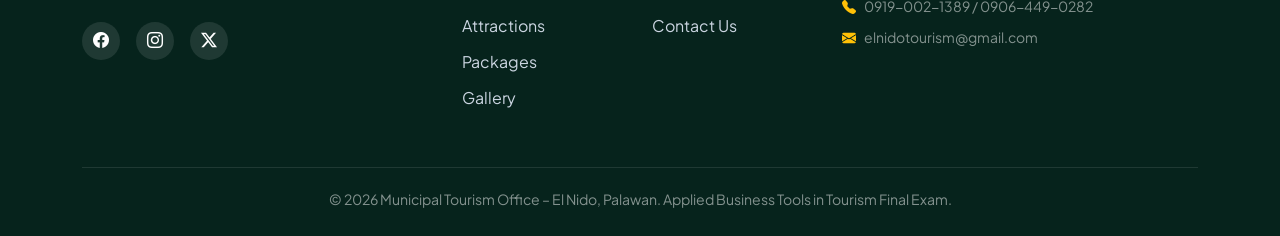
<file: destinations.html>
<!DOCTYPE html>
<html lang="en">
<head>
  <meta charset="UTF-8">
  <meta name="viewport" content="width=device-width, initial-scale=1.0">
  <title>Attractions & Tourism Products | El Nido, Palawan</title>
  <meta name="description" content="Explore major attractions and services of El Nido: Big Lagoon, Secret Lagoon, Shimizu Island, Seven Commandos Beach, Nacpan-Calitang Twin Beaches, and Las Cabañas Sunset.">
  <link rel="preconnect" href="https://fonts.googleapis.com">
  <link rel="preconnect" href="https://fonts.gstatic.com" crossorigin>
  <link href="https://fonts.googleapis.com/css2?family=Outfit:wght@400;600;700;800&family=Plus+Jakarta+Sans:wght@300;400;500;600;700&display=swap" rel="stylesheet">
  <link href="https://cdn.jsdelivr.net/npm/bootstrap@5.3.3/dist/css/bootstrap.min.css" rel="stylesheet">
  <link rel="stylesheet" href="https://cdn.jsdelivr.net/npm/bootstrap-icons@1.11.3/font/bootstrap-icons.min.css">
  <link rel="stylesheet" href="assets/css/style.css">
</head>
<body>

  <!-- TOP TICKER -->
  <div class="py-2 px-3 bg-dark text-white border-bottom border-warning d-none d-md-block" style="font-size: 0.85rem;">
    <div class="container d-flex justify-content-between align-items-center">
      <div>
        <i class="bi bi-geo-alt-fill text-warning me-2"></i>
        <span>NIPAP Building, Real Street, Brgy. Buena Suerte, El Nido, Palawan</span>
        <span class="mx-3 text-secondary">|</span>
        <i class="bi bi-telephone-fill text-warning me-2"></i>
        <span>0919-002-1389 / 0906-449-0282</span>
      </div>
      <div>
        <span class="badge bg-success me-2"><i class="bi bi-shield-check"></i> Municipal Accredited</span>
        <span class="text-light"><i class="bi bi-envelope me-1"></i> elnidotourism@gmail.com</span>
      </div>
    </div>
  </div>

  <!-- NAVIGATION -->
  <nav class="navbar navbar-expand-lg elnido-navbar sticky-top">
    <div class="container">
      <a class="navbar-brand" href="index.html">
        <i class="bi bi-water text-warning fs-3"></i>
        <div>
          <span class="d-block brand-font fw-bold lh-1 text-white">EL NIDO</span>
          <span class="d-block small text-warning fw-normal" style="font-size: 0.72rem; letter-spacing: 0.15em;">PALAWAN, PHILIPPINES</span>
        </div>
      </a>
      <button class="navbar-toggler text-white border-white" type="button" data-bs-toggle="collapse" data-bs-target="#navbarMain">
        <i class="bi bi-list fs-2"></i>
      </button>
      <div class="collapse navbar-collapse" id="navbarMain">
        <ul class="navbar-nav ms-auto mb-2 mb-lg-0 align-items-lg-center">
          <li class="nav-item"><a class="nav-link" href="index.html"><i class="bi bi-house-door me-1"></i> Home</a></li>
          <li class="nav-item"><a class="nav-link" href="about.html">About El Nido</a></li>
          <li class="nav-item"><a class="nav-link active" href="destinations.html">Attractions</a></li>
          <li class="nav-item"><a class="nav-link" href="packages.html">Tour Packages</a></li>
          <li class="nav-item"><a class="nav-link" href="gallery.html">Gallery</a></li>
          <li class="nav-item"><a class="nav-link" href="travel-info.html">Travel Guide</a></li>
          <li class="nav-item"><a class="nav-link" href="contact.html">Contact Us</a></li>
          <li class="nav-item ms-lg-2">
            <a class="nav-link nav-cta-btn" href="booking.html">
              <i class="bi bi-calendar-check me-1"></i> Book Now
              <span class="badge-count" id="bookingCountBadge">0</span>
            </a>
          </li>
        </ul>
      </div>
    </div>
  </nav>

  <!-- PAGE HEADER -->
  <header class="py-5 text-white" style="background: linear-gradient(rgba(11, 79, 63, 0.88), rgba(7, 56, 45, 0.94)), url('assets/images/brochure_front.jpg') center/cover no-repeat;">
    <div class="container py-4 text-center">
      <span class="badge bg-warning text-dark px-3 py-2 rounded-pill fw-bold text-uppercase mb-3">Tourism Products &amp; Attractions</span>
      <h1 class="display-4 fw-bold mb-3">Iconic Wonders of Bacuit Bay &amp; Inland Palawan</h1>
      <p class="lead text-white-50 mx-auto" style="max-width: 720px;">
        Featured directly from our official municipal travel itinerary. Explore emerald lagoons, limestone bastions, vibrant coral sanctuaries, and endless golden shores.
      </p>
    </div>
  </header>

  <!-- ATTRACTIONS & SERVICES GRID -->
  <main class="py-5">
    <div class="container py-3">

      <!-- Interactive Filter Bar -->
      <div class="d-flex flex-wrap justify-content-center gap-2 mb-5">
        <button class="gallery-filter-btn active" onclick="filterAttractions('all')">All Attractions &amp; Services</button>
        <button class="gallery-filter-btn" onclick="filterAttractions('island')">Island-Hopping Icons</button>
        <button class="gallery-filter-btn" onclick="filterAttractions('inland')">Inland Beaches &amp; Sunsets</button>
        <button class="gallery-filter-btn" onclick="filterAttractions('amenity')">Services &amp; Amenities</button>
      </div>

      <div class="row g-4" id="attractionsContainer">

        <!-- Attraction 1: Big Lagoon -->
        <div class="col-lg-6 attraction-card-item" data-category="island" id="big-lagoon">
          <div class="custom-card h-100 overflow-hidden">
            <div class="row g-0 h-100">
              <div class="col-md-5">
                <div class="card-img-wrapper h-100">
                  <img src="assets/images/big_lagoon.jpg" alt="Big Lagoon Kayaking">
                  <span class="card-badge-top">Tour A Highlight</span>
                </div>
              </div>
              <div class="col-md-7 p-4 d-flex flex-column justify-content-between">
                <div>
                  <div class="d-flex justify-content-between align-items-start mb-2">
                    <h4 class="fw-bold text-dark mb-0">Big Lagoon</h4>
                    <span class="badge bg-success">Min landscape</span>
                  </div>
                  <p class="text-muted small mb-3">
                    <strong>Brochure Detail:</strong> Kayaking through crystal turquoise water surrounded by towering limestone cliffs. The crown jewel of Miniloc Island where motorized boats remain moored while visitors navigate tranquil shallows in tandem kayaks.
                  </p>
                  <div class="bg-light p-2 rounded-2 small mb-3">
                    <div><i class="bi bi-clock-fill text-success me-2"></i><strong>Duration:</strong> 1.5 - 2 Hours</div>
                    <div><i class="bi bi-tag-fill text-success me-2"></i><strong>Kayak Rental:</strong> ₱300 (2-Person Tandem)</div>
                    <div><i class="bi bi-calendar-event text-success me-2"></i><strong>Availability:</strong> Daily with regulated slot permit</div>
                  </div>
                </div>
                <div>
                  <a href="booking.html?service=big-lagoon" class="btn btn-emerald btn-sm w-100">
                    <i class="bi bi-check2-circle me-1"></i> Book Tour with Big Lagoon
                  </a>
                </div>
              </div>
            </div>
          </div>
        </div>

        <!-- Attraction 2: Secret Lagoon -->
        <div class="col-lg-6 attraction-card-item" data-category="island" id="secret-lagoon">
          <div class="custom-card h-100 overflow-hidden">
            <div class="row g-0 h-100">
              <div class="col-md-5">
                <div class="card-img-wrapper h-100">
                  <img src="assets/images/secret_lagoon.jpg" alt="Secret Lagoon El Nido">
                  <span class="card-badge-top">Secret Pool</span>
                </div>
              </div>
              <div class="col-md-7 p-4 d-flex flex-column justify-content-between">
                <div>
                  <div class="d-flex justify-content-between align-items-start mb-2">
                    <h4 class="fw-bold text-dark mb-0">Secret Lagoon</h4>
                    <span class="badge bg-primary">Natural Wonder</span>
                  </div>
                  <p class="text-muted small mb-3">
                    <strong>Brochure Detail:</strong> Discover the hidden lagoon and enjoy swimming in its enclosed natural setting. Accessed through a small keyhole opening in the sheer karst wall, leading to a secluded natural pool surrounded by soaring rock domes.
                  </p>
                  <div class="bg-light p-2 rounded-2 small mb-3">
                    <div><i class="bi bi-clock-fill text-success me-2"></i><strong>Duration:</strong> 45 Minutes - 1 Hour</div>
                    <div><i class="bi bi-tag-fill text-success me-2"></i><strong>Inclusion:</strong> Included in ₱8,500 Package &amp; Tour A</div>
                    <div><i class="bi bi-shield-check text-success me-2"></i><strong>Access:</strong> Low/Mid tide swim &amp; crawl portal</div>
                  </div>
                </div>
                <div>
                  <a href="booking.html?service=secret-lagoon" class="btn btn-emerald btn-sm w-100">
                    <i class="bi bi-check2-circle me-1"></i> Reserve Secret Lagoon Visit
                  </a>
                </div>
              </div>
            </div>
          </div>
        </div>

        <!-- Attraction 3: Shimizu Island & Marine Viewing -->
        <div class="col-lg-6 attraction-card-item" data-category="island" id="shimizu">
          <div class="custom-card h-100 overflow-hidden">
            <div class="row g-0 h-100">
              <div class="col-md-5">
                <div class="card-img-wrapper h-100">
                  <img src="assets/images/shimizu_island.jpg" alt="Shimizu Island Snorkeling">
                  <span class="card-badge-top">Reef Sanctuary</span>
                </div>
              </div>
              <div class="col-md-7 p-4 d-flex flex-column justify-content-between">
                <div>
                  <div class="d-flex justify-content-between align-items-start mb-2">
                    <h4 class="fw-bold text-dark mb-0">Shimizu Island</h4>
                    <span class="badge bg-warning text-dark">Snorkel &amp; Lunch</span>
                  </div>
                  <p class="text-muted small mb-3">
                    <strong>Brochure Detail:</strong> Snorkeling and marine-life viewing with an iconic beachfront island seafood feast. Famed for its deep coral shelves where green sea turtles and vibrant clownfish colonies swim in high visibility.
                  </p>
                  <div class="bg-light p-2 rounded-2 small mb-3">
                    <div><i class="bi bi-clock-fill text-success me-2"></i><strong>Duration:</strong> 1.5 Hours (Snorkel + Lunch)</div>
                    <div><i class="bi bi-water text-success me-2"></i><strong>Equipment:</strong> Free Snorkel Mask &amp; Life Vest</div>
                    <div><i class="bi bi-egg-fried text-success me-2"></i><strong>Feast:</strong> Grilled fish, squid, pork, &amp; tropical fruits</div>
                  </div>
                </div>
                <div>
                  <a href="booking.html?service=shimizu" class="btn btn-emerald btn-sm w-100">
                    <i class="bi bi-check2-circle me-1"></i> Book Shimizu Island Tour
                  </a>
                </div>
              </div>
            </div>
          </div>
        </div>

        <!-- Attraction 4: Seven Commandos Beach -->
        <div class="col-lg-6 attraction-card-item" data-category="island" id="seven-commandos">
          <div class="custom-card h-100 overflow-hidden">
            <div class="row g-0 h-100">
              <div class="col-md-5">
                <div class="card-img-wrapper h-100">
                  <img src="assets/images/seven_commandos.jpg" alt="Seven Commandos Beach">
                  <span class="card-badge-top">Tropical Chill</span>
                </div>
              </div>
              <div class="col-md-7 p-4 d-flex flex-column justify-content-between">
                <div>
                  <div class="d-flex justify-content-between align-items-start mb-2">
                    <h4 class="fw-bold text-dark mb-0">Seven Commandos Beach</h4>
                    <span class="badge bg-info text-dark">White Sand Beach</span>
                  </div>
                  <p class="text-muted small mb-3">
                    <strong>Brochure Detail:</strong> Swimming, relaxing, and enjoying tropical beach scenery under lush coconut groves. Lined with soft powder-white sand, beach volleyball nets, and rustic coconut smoothie shacks.
                  </p>
                  <div class="bg-light p-2 rounded-2 small mb-3">
                    <div><i class="bi bi-clock-fill text-success me-2"></i><strong>Duration:</strong> 1 Hour relaxation</div>
                    <div><i class="bi bi-compass text-success me-2"></i><strong>Inclusions:</strong> Boat stop, beach access, swimming</div>
                    <div><i class="bi bi-check-circle text-success me-2"></i><strong>Atmosphere:</strong> Family friendly &amp; sunset chill</div>
                  </div>
                </div>
                <div>
                  <a href="booking.html?service=seven-commandos" class="btn btn-emerald btn-sm w-100">
                    <i class="bi bi-check2-circle me-1"></i> Inquire for Commandos Beach
                  </a>
                </div>
              </div>
            </div>
          </div>
        </div>

        <!-- Attraction 5: Nacpan & Calitang Twin Beach -->
        <div class="col-lg-6 attraction-card-item" data-category="inland" id="nacpan">
          <div class="custom-card h-100 overflow-hidden">
            <div class="row g-0 h-100">
              <div class="col-md-5">
                <div class="card-img-wrapper h-100">
                  <img src="assets/images/nacpan_beach.jpg" alt="Nacpan Beach Twin Beach">
                  <span class="card-badge-top">Twin Beaches</span>
                </div>
              </div>
              <div class="col-md-7 p-4 d-flex flex-column justify-content-between">
                <div>
                  <div class="d-flex justify-content-between align-items-start mb-2">
                    <h4 class="fw-bold text-dark mb-0">Nacpan &amp; Calitang Beach</h4>
                    <span class="badge bg-warning text-dark">Inland Landmark</span>
                  </div>
                  <p class="text-muted small mb-3">
                    <strong>Brochure Detail:</strong> Long stretch of white sand ideal for swimming and photography. Enjoy the scenery of the famous Nacpan-Calitang twin beaches, where two curving shorelines converge at a lush green promontory.
                  </p>
                  <div class="bg-light p-2 rounded-2 small mb-3">
                    <div><i class="bi bi-geo text-success me-2"></i><strong>Distance:</strong> 45 Mins North of El Nido Poblacion</div>
                    <div><i class="bi bi-truck text-success me-2"></i><strong>Transport:</strong> Included Land Transfer in 4D3N Package</div>
                    <div><i class="bi bi-camera-fill text-success me-2"></i><strong>Length:</strong> 4 km of pristine golden sands</div>
                  </div>
                </div>
                <div>
                  <a href="booking.html?service=nacpan-land" class="btn btn-emerald btn-sm w-100">
                    <i class="bi bi-check2-circle me-1"></i> Book Twin Beach Tour
                  </a>
                </div>
              </div>
            </div>
          </div>
        </div>

        <!-- Attraction 6: Las Cabañas Beach (Sunset Viewing) -->
        <div class="col-lg-6 attraction-card-item" data-category="inland" id="las-cabanas">
          <div class="custom-card h-100 overflow-hidden">
            <div class="row g-0 h-100">
              <div class="col-md-5">
                <div class="card-img-wrapper h-100">
                  <img src="assets/images/las_cabanas.jpg" alt="Las Cabanas Beach Sunset">
                  <span class="card-badge-top">Sunset Haven</span>
                </div>
              </div>
              <div class="col-md-7 p-4 d-flex flex-column justify-content-between">
                <div>
                  <div class="d-flex justify-content-between align-items-start mb-2">
                    <h4 class="fw-bold text-dark mb-0">Las Cabañas Beach</h4>
                    <span class="badge bg-danger">Sunset Capital</span>
                  </div>
                  <p class="text-muted small mb-3">
                    <strong>Brochure Detail:</strong> Sunset viewing and coastal relaxation. Facing west towards Bacuit Bay, this lively stretch features beach clubs, ambient acoustic lounges, and an inter-island zipline directly over the bay.
                  </p>
                  <div class="bg-light p-2 rounded-2 small mb-3">
                    <div><i class="bi bi-sunset-fill text-warning me-2"></i><strong>Best Time:</strong> 4:30 PM - 6:30 PM</div>
                    <div><i class="bi bi-lightning-fill text-success me-2"></i><strong>Adventure:</strong> 750m Inter-island Zipline</div>
                    <div><i class="bi bi-cup-straw text-success me-2"></i><strong>Vibe:</strong> Seaside dining and acoustic music</div>
                  </div>
                </div>
                <div>
                  <a href="booking.html?service=las-cabanas" class="btn btn-emerald btn-sm w-100">
                    <i class="bi bi-check2-circle me-1"></i> Reserve Sunset Excursion
                  </a>
                </div>
              </div>
            </div>
          </div>
        </div>

        <!-- Service & Amenity: Beachfront Cottages & Accommodation -->
        <div class="col-lg-6 attraction-card-item" data-category="amenity">
          <div class="custom-card h-100 overflow-hidden">
            <div class="row g-0 h-100">
              <div class="col-md-5">
                <div class="card-img-wrapper h-100">
                  <img src="assets/images/brochure_front.jpg" alt="Beachfront Cottages El Nido" style="object-position: 35% 65%;">
                  <span class="card-badge-top">Hospitality Service</span>
                </div>
              </div>
              <div class="col-md-7 p-4 d-flex flex-column justify-content-between">
                <div>
                  <div class="d-flex justify-content-between align-items-start mb-2">
                    <h4 class="fw-bold text-dark mb-0">Island Lodging &amp; Cottages</h4>
                    <span class="badge bg-success">Accommodation</span>
                  </div>
                  <p class="text-muted small mb-3">
                    <strong>Brochure Feature:</strong> 3 Nights accommodation with daily breakfast included in the package. Select from boutique beachfront cottages, heritage town homestays, or modern eco-resorts certified by the Municipal Tourism Office.
                  </p>
                  <div class="bg-light p-2 rounded-2 small mb-3">
                    <div><i class="bi bi-house-door-fill text-success me-2"></i><strong>Category:</strong> Twin-share / King bed with A/C</div>
                    <div><i class="bi bi-cup-hot-fill text-success me-2"></i><strong>Breakfast:</strong> Daily Continental or Filipino</div>
                    <div><i class="bi bi-wifi text-success me-2"></i><strong>Amenities:</strong> Hot shower, Wi-Fi, Beach views</div>
                  </div>
                </div>
                <div>
                  <a href="booking.html" class="btn btn-outline-success btn-sm w-100">
                    <i class="bi bi-check2-circle me-1"></i> Check Room Availability
                  </a>
                </div>
              </div>
            </div>
          </div>
        </div>

        <!-- Service & Amenity: Traditional Grilled Seafood Feast -->
        <div class="col-lg-6 attraction-card-item" data-category="amenity">
          <div class="custom-card h-100 overflow-hidden">
            <div class="row g-0 h-100">
              <div class="col-md-5">
                <div class="card-img-wrapper h-100">
                  <img src="assets/images/island_lunch.jpg" alt="Island Lunch Feast">
                  <span class="card-badge-top">Culinary Delight</span>
                </div>
              </div>
              <div class="col-md-7 p-4 d-flex flex-column justify-content-between">
                <div>
                  <div class="d-flex justify-content-between align-items-start mb-2">
                    <h4 class="fw-bold text-dark mb-0">Island Seafood Feast</h4>
                    <span class="badge bg-warning text-dark">Gastronomy</span>
                  </div>
                  <p class="text-muted small mb-3">
                    <strong>Brochure Feature:</strong> Prepared fresh daily on board by our boatmen chefs. Served buffet-style on white sand shores or wooden boat tables decorated with hand-carved cucumber and watermelon sculptures.
                  </p>
                  <div class="bg-light p-2 rounded-2 small mb-3">
                    <div><i class="bi bi-check2-circle text-success me-2"></i><strong>Inclusions:</strong> Charcoal grilled fish, squid, pork liempo</div>
                    <div><i class="bi bi-check2-circle text-success me-2"></i><strong>Sides:</strong> Steamed rice, seaweed salad, ripe mangoes</div>
                    <div><i class="bi bi-check2-circle text-success me-2"></i><strong>Dietary:</strong> Vegetarian / halal options on request</div>
                  </div>
                </div>
                <div>
                  <a href="contact.html" class="btn btn-outline-success btn-sm w-100">
                    <i class="bi bi-chat-dots me-1"></i> Inquire Dietary Options
                  </a>
                </div>
              </div>
            </div>
          </div>
        </div>

      </div>

      <!-- Quick Inquiry / Action Strip -->
      <div class="p-4 bg-success bg-opacity-10 border border-success rounded-4 mt-5 text-center">
        <h4 class="fw-bold text-success mb-2">Want to Customize Your Island Excursion?</h4>
        <p class="text-muted small mb-3">
          Combine Tour A, Tour C, or inland safaris into a personalized itinerary supported by licensed municipal operators.
        </p>
        <div class="d-flex justify-content-center gap-2 flex-wrap">
          <a href="packages.html" class="btn btn-emerald">View All 5 Tour Packages</a>
          <a href="contact.html" class="btn btn-outline-dark">Send Custom Inquiry</a>
        </div>
      </div>

    </div>
  </main>

  <!-- FOOTER -->
  <footer class="elnido-footer">
    <div class="container">
      <div class="row g-4">
        <div class="col-lg-4 col-md-6">
          <div class="d-flex align-items-center gap-2 mb-3">
            <i class="bi bi-water text-warning fs-2"></i>
            <span class="fs-4 fw-bold text-white">EL NIDO, PALAWAN</span>
          </div>
          <p class="small text-white-50 mb-3">
            Official Municipal Tourism Information and Online Reservation Platform.
          </p>
          <div class="d-flex gap-2">
            <a href="https://facebook.com" target="_blank" class="social-icon-btn"><i class="bi bi-facebook"></i></a>
            <a href="https://instagram.com" target="_blank" class="social-icon-btn"><i class="bi bi-instagram"></i></a>
            <a href="https://twitter.com" target="_blank" class="social-icon-btn"><i class="bi bi-twitter-x"></i></a>
          </div>
        </div>
        <div class="col-lg-2 col-md-6 col-6">
          <h5 class="footer-heading">Quick Links</h5>
          <ul class="footer-links">
            <li><a href="index.html">Home</a></li>
            <li><a href="about.html">About Us</a></li>
            <li><a href="destinations.html">Attractions</a></li>
            <li><a href="packages.html">Packages</a></li>
            <li><a href="gallery.html">Gallery</a></li>
          </ul>
        </div>
        <div class="col-lg-2 col-md-6 col-6">
          <h5 class="footer-heading">Travel Help</h5>
          <ul class="footer-links">
            <li><a href="travel-info.html">Travel Guide</a></li>
            <li><a href="booking.html">Booking Portal</a></li>
            <li><a href="contact.html">Contact Us</a></li>
          </ul>
        </div>
        <div class="col-lg-4 col-md-6">
          <h5 class="footer-heading">Tourism Office Location</h5>
          <p class="small text-white-50 mb-2"><i class="bi bi-geo-alt-fill text-warning me-2"></i>NIPAP Building, Real Street, Brgy. Buena Suerte, El Nido, Palawan</p>
          <p class="small text-white-50 mb-2"><i class="bi bi-telephone-fill text-warning me-2"></i>0919-002-1389 / 0906-449-0282</p>
          <p class="small text-white-50 mb-0"><i class="bi bi-envelope-fill text-warning me-2"></i>elnidotourism@gmail.com</p>
        </div>
      </div>
      <div class="footer-bottom text-center text-white-50">
        &copy; 2026 Municipal Tourism Office – El Nido, Palawan. Applied Business Tools in Tourism Final Exam.
      </div>
    </div>
  </footer>

  <script src="https://cdn.jsdelivr.net/npm/bootstrap@5.3.3/dist/js/bootstrap.bundle.min.js"></script>
  <script src="assets/js/main.js"></script>
  <script>
    // Filter attractions
    function filterAttractions(category) {
      const items = document.querySelectorAll('.attraction-card-item');
      const buttons = document.querySelectorAll('.gallery-filter-btn');

      buttons.forEach(btn => {
        if (btn.textContent.toLowerCase().includes(category) || (category === 'all' && btn.textContent.toLowerCase().includes('all'))) {
          btn.classList.add('active');
        } else {
          btn.classList.remove('active');
        }
      });

      items.forEach(item => {
        if (category === 'all' || item.getAttribute('data-category') === category) {
          item.style.display = 'block';
        } else {
          item.style.display = 'none';
        }
      });
    }
  </script>
</body>
</html>
</file>
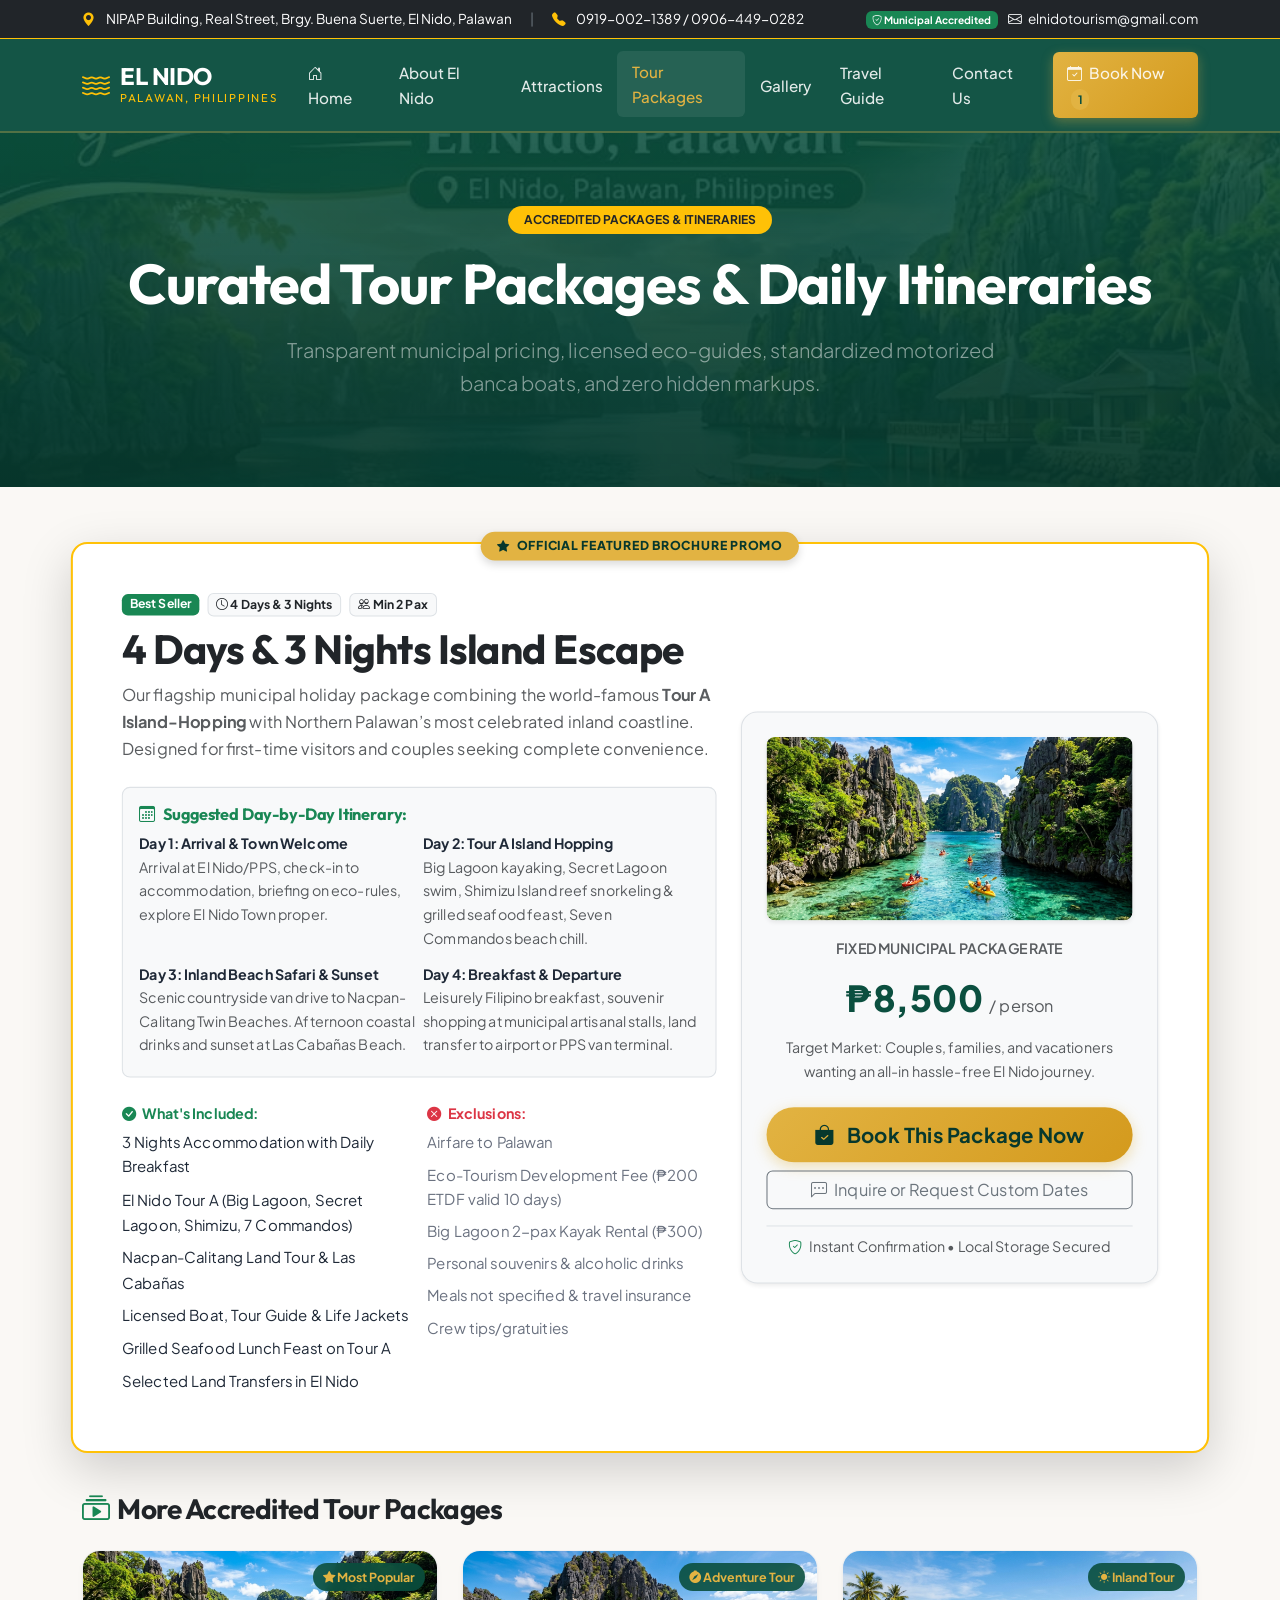
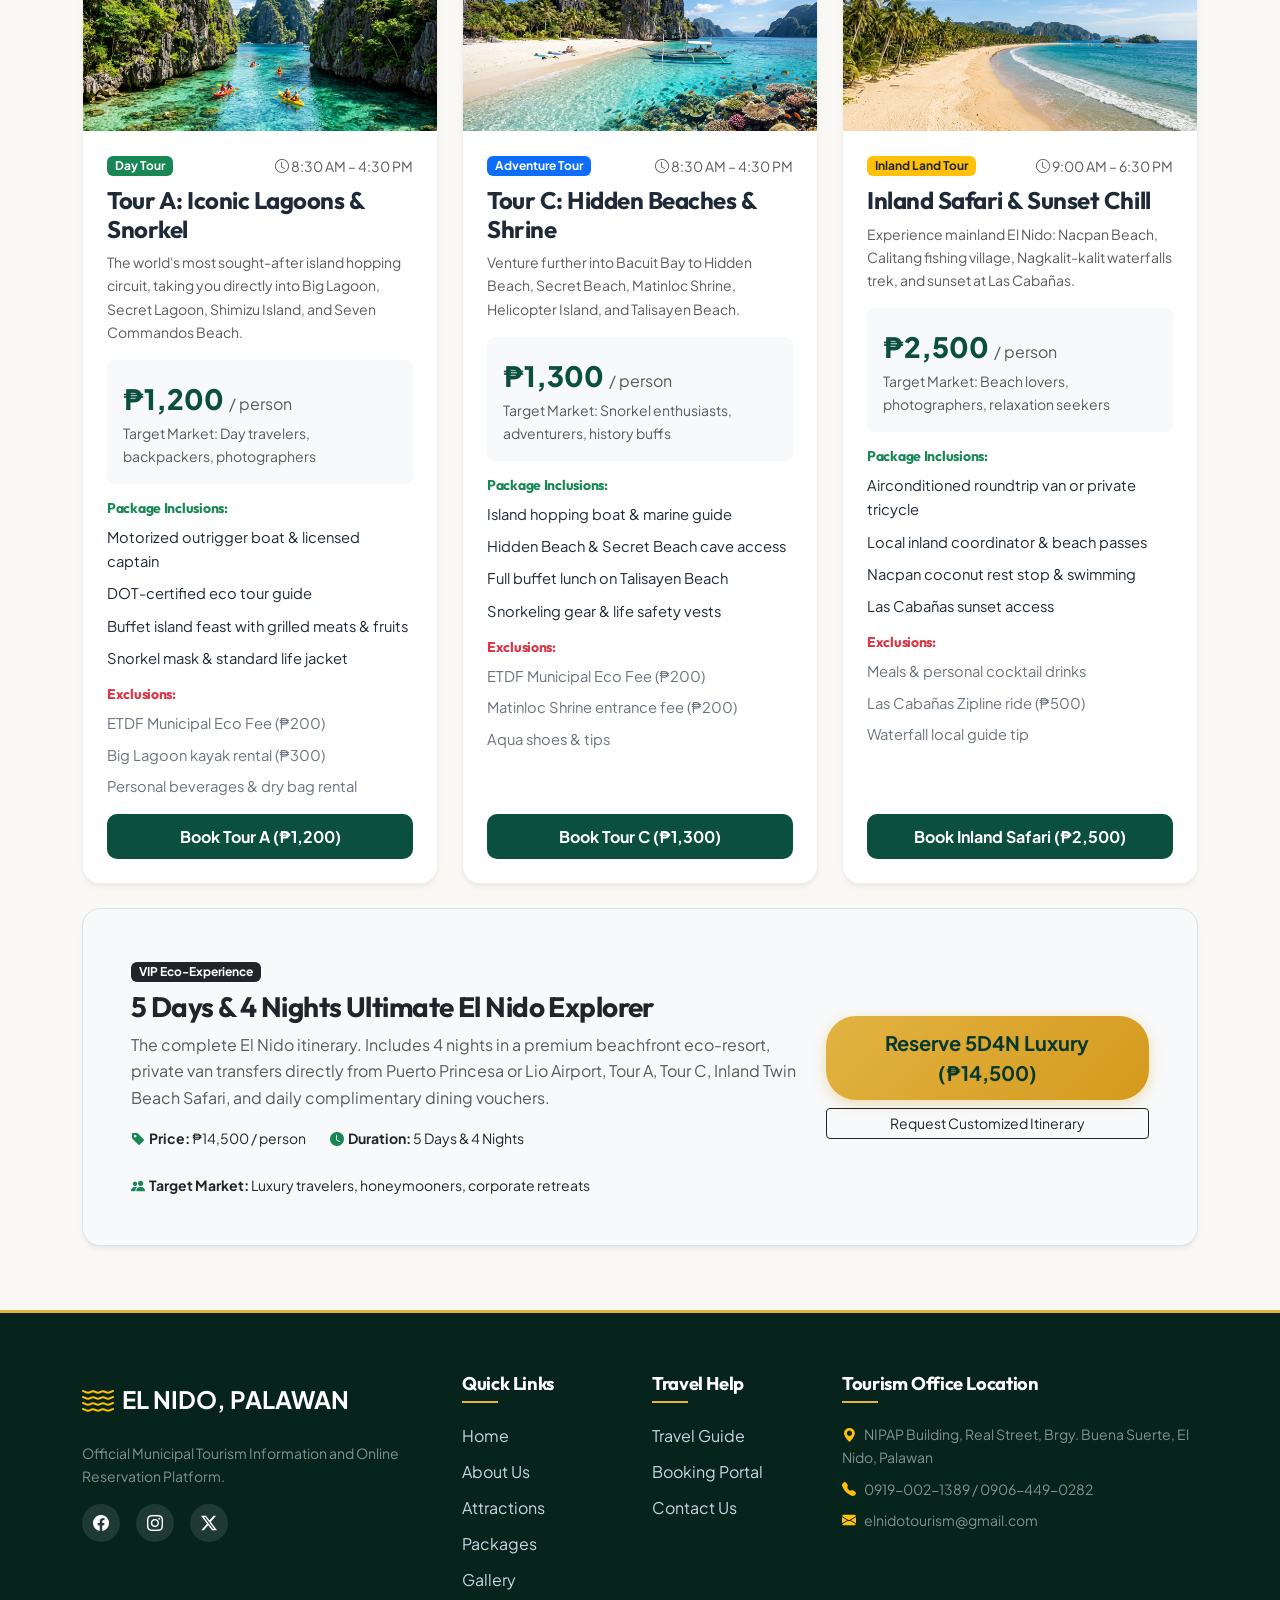
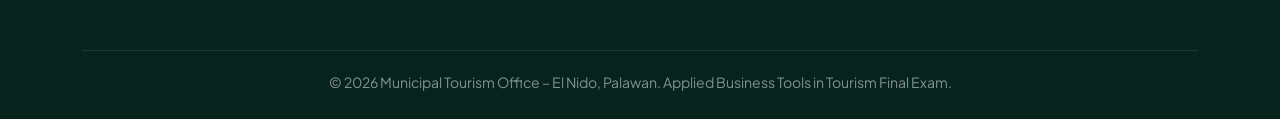
<file: packages.html>
<!DOCTYPE html>
<html lang="en">
<head>
  <meta charset="UTF-8">
  <meta name="viewport" content="width=device-width, initial-scale=1.0">
  <title>Tour Packages & Itineraries | El Nido, Palawan Tourism</title>
  <meta name="description" content="Explore official El Nido tour packages: 4D3N Island Escape promo (₱8,500), Tour A Island Hopping, Tour C Hidden Beaches, 5D4N Ultimate Island & Inland Vacation. Full itineraries, inclusions & booking.">
  <link rel="preconnect" href="https://fonts.googleapis.com">
  <link rel="preconnect" href="https://fonts.gstatic.com" crossorigin>
  <link href="https://fonts.googleapis.com/css2?family=Outfit:wght@400;600;700;800;900&family=Plus+Jakarta+Sans:wght@300;400;500;600;700&display=swap" rel="stylesheet">
  <link href="https://cdn.jsdelivr.net/npm/bootstrap@5.3.3/dist/css/bootstrap.min.css" rel="stylesheet">
  <link rel="stylesheet" href="https://cdn.jsdelivr.net/npm/bootstrap-icons@1.11.3/font/bootstrap-icons.min.css">
  <link rel="stylesheet" href="assets/css/style.css">
</head>
<body>

  <!-- TOP TICKER -->
  <div class="py-2 px-3 bg-dark text-white border-bottom border-warning d-none d-md-block" style="font-size: 0.85rem;">
    <div class="container d-flex justify-content-between align-items-center">
      <div>
        <i class="bi bi-geo-alt-fill text-warning me-2"></i>
        <span>NIPAP Building, Real Street, Brgy. Buena Suerte, El Nido, Palawan</span>
        <span class="mx-3 text-secondary">|</span>
        <i class="bi bi-telephone-fill text-warning me-2"></i>
        <span>0919-002-1389 / 0906-449-0282</span>
      </div>
      <div>
        <span class="badge bg-success me-2"><i class="bi bi-shield-check"></i> Municipal Accredited</span>
        <span class="text-light"><i class="bi bi-envelope me-1"></i> elnidotourism@gmail.com</span>
      </div>
    </div>
  </div>

  <!-- NAVIGATION -->
  <nav class="navbar navbar-expand-lg elnido-navbar sticky-top">
    <div class="container">
      <a class="navbar-brand" href="index.html">
        <i class="bi bi-water text-warning fs-3"></i>
        <div>
          <span class="d-block brand-font fw-bold lh-1 text-white">EL NIDO</span>
          <span class="d-block small text-warning fw-normal" style="font-size: 0.72rem; letter-spacing: 0.15em;">PALAWAN, PHILIPPINES</span>
        </div>
      </a>
      <button class="navbar-toggler text-white border-white" type="button" data-bs-toggle="collapse" data-bs-target="#navbarMain">
        <i class="bi bi-list fs-2"></i>
      </button>
      <div class="collapse navbar-collapse" id="navbarMain">
        <ul class="navbar-nav ms-auto mb-2 mb-lg-0 align-items-lg-center">
          <li class="nav-item"><a class="nav-link" href="index.html"><i class="bi bi-house-door me-1"></i> Home</a></li>
          <li class="nav-item"><a class="nav-link" href="about.html">About El Nido</a></li>
          <li class="nav-item"><a class="nav-link" href="destinations.html">Attractions</a></li>
          <li class="nav-item"><a class="nav-link active" href="packages.html">Tour Packages</a></li>
          <li class="nav-item"><a class="nav-link" href="gallery.html">Gallery</a></li>
          <li class="nav-item"><a class="nav-link" href="travel-info.html">Travel Guide</a></li>
          <li class="nav-item"><a class="nav-link" href="contact.html">Contact Us</a></li>
          <li class="nav-item ms-lg-2">
            <a class="nav-link nav-cta-btn" href="booking.html">
              <i class="bi bi-calendar-check me-1"></i> Book Now
              <span class="badge-count" id="bookingCountBadge">0</span>
            </a>
          </li>
        </ul>
      </div>
    </div>
  </nav>

  <!-- PAGE HEADER -->
  <header class="py-5 text-white" style="background: linear-gradient(rgba(11, 79, 63, 0.88), rgba(7, 56, 45, 0.94)), url('assets/images/brochure_back.jpg') center/cover no-repeat;">
    <div class="container py-4 text-center">
      <span class="badge bg-warning text-dark px-3 py-2 rounded-pill fw-bold text-uppercase mb-3">Accredited Packages &amp; Itineraries</span>
      <h1 class="display-4 fw-bold mb-3">Curated Tour Packages &amp; Daily Itineraries</h1>
      <p class="lead text-white-50 mx-auto" style="max-width: 740px;">
        Transparent municipal pricing, licensed eco-guides, standardized motorized banca boats, and zero hidden markups.
      </p>
    </div>
  </header>

  <!-- TOUR PACKAGES SECTION -->
  <main class="py-5">
    <div class="container py-3">

      <!-- SECTION 1: THE OFFICIAL BROCHURE PROMO PACKAGE (FEATURED) -->
      <div class="package-card featured bg-white rounded-4 shadow-lg p-4 p-lg-5 mb-5 border-warning">
        <span class="package-ribbon"><i class="bi bi-star-fill me-1"></i> Official Featured Brochure Promo</span>
        <div class="row g-4 align-items-center">
          <div class="col-lg-7">
            <div class="d-flex align-items-center gap-2 mb-2">
              <span class="badge bg-success">Best Seller</span>
              <span class="badge bg-light text-dark border"><i class="bi bi-clock"></i> 4 Days &amp; 3 Nights</span>
              <span class="badge bg-light text-dark border"><i class="bi bi-people"></i> Min 2 Pax</span>
            </div>
            <h2 class="display-6 fw-bold text-dark mb-2">4 Days &amp; 3 Nights Island Escape</h2>
            <p class="text-muted mb-4">
              Our flagship municipal holiday package combining the world-famous <strong>Tour A Island-Hopping</strong> with Northern Palawan’s most celebrated inland coastline. Designed for first-time visitors and couples seeking complete convenience.
            </p>

            <!-- Detailed Suggested Itinerary Tabs -->
            <div class="border rounded-3 p-3 bg-light mb-4">
              <h6 class="fw-bold text-success mb-2"><i class="bi bi-calendar3 me-2"></i>Suggested Day-by-Day Itinerary:</h6>
              <div class="row g-2 small">
                <div class="col-sm-6">
                  <strong>Day 1: Arrival &amp; Town Welcome</strong>
                  <p class="text-muted mb-1">Arrival at El Nido/PPS, check-in to accommodation, briefing on eco-rules, explore El Nido Town proper.</p>
                </div>
                <div class="col-sm-6">
                  <strong>Day 2: Tour A Island Hopping</strong>
                  <p class="text-muted mb-1">Big Lagoon kayaking, Secret Lagoon swim, Shimizu Island reef snorkeling &amp; grilled seafood feast, Seven Commandos beach chill.</p>
                </div>
                <div class="col-sm-6">
                  <strong>Day 3: Inland Beach Safari &amp; Sunset</strong>
                  <p class="text-muted mb-1">Scenic countryside van drive to Nacpan-Calitang Twin Beaches. Afternoon coastal drinks and sunset at Las Cabañas Beach.</p>
                </div>
                <div class="col-sm-6">
                  <strong>Day 4: Breakfast &amp; Departure</strong>
                  <p class="text-muted mb-1">Leisurely Filipino breakfast, souvenir shopping at municipal artisanal stalls, land transfer to airport or PPS van terminal.</p>
                </div>
              </div>
            </div>

            <!-- Inclusions & Exclusions Grid -->
            <div class="row g-3 small">
              <div class="col-sm-6">
                <span class="fw-bold text-success d-block mb-1"><i class="bi bi-check-circle-fill me-1"></i> What's Included:</span>
                <ul class="check-list mb-0">
                  <li>3 Nights Accommodation with Daily Breakfast</li>
                  <li>El Nido Tour A (Big Lagoon, Secret Lagoon, Shimizu, 7 Commandos)</li>
                  <li>Nacpan-Calitang Land Tour &amp; Las Cabañas</li>
                  <li>Licensed Boat, Tour Guide &amp; Life Jackets</li>
                  <li>Grilled Seafood Lunch Feast on Tour A</li>
                  <li>Selected Land Transfers in El Nido</li>
                </ul>
              </div>
              <div class="col-sm-6">
                <span class="fw-bold text-danger d-block mb-1"><i class="bi bi-x-circle-fill me-1"></i> Exclusions:</span>
                <ul class="cross-list mb-0">
                  <li>Airfare to Palawan</li>
                  <li>Eco-Tourism Development Fee (₱200 ETDF valid 10 days)</li>
                  <li>Big Lagoon 2-pax Kayak Rental (₱300)</li>
                  <li>Personal souvenirs &amp; alcoholic drinks</li>
                  <li>Meals not specified &amp; travel insurance</li>
                  <li>Crew tips/gratuities</li>
                </ul>
              </div>
            </div>
          </div>

          <!-- Pricing & CTA Card -->
          <div class="col-lg-5">
            <div class="bg-light p-4 rounded-4 border text-center shadow-sm">
              <div class="mb-3 overflow-hidden rounded-3 shadow-sm">
                <img src="assets/images/big_lagoon.jpg" alt="Big Lagoon El Nido" class="img-fluid rounded-3" style="max-height: 180px; width: 100%; object-fit: cover;">
              </div>
              <span class="text-muted text-uppercase fw-semibold small d-block">Fixed Municipal Package Rate</span>
              <div class="package-price-tag my-2">₱8,500 <span class="fs-6 text-muted fw-normal">/ person</span></div>
              <p class="small text-muted mb-4">
                Target Market: Couples, families, and vacationers wanting an all-in hassle-free El Nido journey.
              </p>

              <div class="d-grid gap-2 mb-3">
                <a href="booking.html?package=island-escape" class="btn btn-tropical-gold btn-lg fw-bold">
                  <i class="bi bi-bag-check-fill me-2"></i> Book This Package Now
                </a>
                <a href="contact.html?inquiry=island-escape" class="btn btn-outline-secondary">
                  <i class="bi bi-chat-left-dots me-1"></i> Inquire or Request Custom Dates
                </a>
              </div>

              <div class="small text-muted border-top pt-2">
                <i class="bi bi-shield-check text-success me-1"></i> Instant Confirmation &bull; Local Storage Secured
              </div>
            </div>
          </div>
        </div>
      </div>

      <!-- ADDITIONAL PACKAGES (Requirement: At least 3 packages with name, duration, destinations, inclusions, exclusions, itinerary, price, target market, instructions) -->
      <h3 class="fw-bold text-dark mb-4"><i class="bi bi-collection-play me-2 text-success"></i>More Accredited Tour Packages</h3>

      <div class="row g-4">

        <!-- Package 2: Tour A Island Hopping Day Tour -->
        <div class="col-lg-4 col-md-6">
          <div class="custom-card overflow-hidden h-100 d-flex flex-column justify-content-between">
            <div>
              <div class="card-img-wrapper" style="height: 180px;">
                <img src="assets/images/big_lagoon.jpg" alt="Tour A Lagoons">
                <span class="card-badge-top"><i class="bi bi-star-fill"></i> Most Popular</span>
              </div>
              <div class="p-4 pb-0">
                <div class="d-flex justify-content-between align-items-center mb-2">
                  <span class="badge bg-success">Day Tour</span>
                  <span class="small text-muted"><i class="bi bi-clock"></i> 8:30 AM – 4:30 PM</span>
                </div>
                <h4 class="fw-bold mb-2">Tour A: Iconic Lagoons &amp; Snorkel</h4>
                <p class="text-muted small mb-3">
                  The world's most sought-after island hopping circuit, taking you directly into Big Lagoon, Secret Lagoon, Shimizu Island, and Seven Commandos Beach.
                </p>

                <div class="bg-light p-3 rounded-3 mb-3">
                  <div class="package-price-tag fs-3 mb-0">₱1,200 <span class="fs-6 text-muted fw-normal">/ person</span></div>
                  <small class="text-muted d-block">Target Market: Day travelers, backpackers, photographers</small>
                </div>

              <h6 class="fw-bold small text-success mb-2">Package Inclusions:</h6>
              <ul class="check-list small mb-3">
                <li>Motorized outrigger boat &amp; licensed captain</li>
                <li>DOT-certified eco tour guide</li>
                <li>Buffet island feast with grilled meats &amp; fruits</li>
                <li>Snorkel mask &amp; standard life jacket</li>
              </ul>

              <h6 class="fw-bold small text-danger mb-2">Exclusions:</h6>
              <ul class="cross-list small mb-3">
                <li>ETDF Municipal Eco Fee (₱200)</li>
                <li>Big Lagoon kayak rental (₱300)</li>
                <li>Personal beverages &amp; dry bag rental</li>
              </ul>
              </div>
            </div>

            <div class="p-4 pt-0">
              <a href="booking.html?package=tour-a" class="btn btn-emerald w-100 fw-bold">
                Book Tour A (₱1,200)
              </a>
            </div>
          </div>
        </div>

        <!-- Package 3: Tour C Hidden Beaches & Shrine Day Tour -->
        <div class="col-lg-4 col-md-6">
          <div class="custom-card overflow-hidden h-100 d-flex flex-column justify-content-between">
            <div>
              <div class="card-img-wrapper" style="height: 180px;">
                <img src="assets/images/shimizu_island.jpg" alt="Tour C Hidden Beaches">
                <span class="card-badge-top"><i class="bi bi-compass-fill"></i> Adventure Tour</span>
              </div>
              <div class="p-4 pb-0">
                <div class="d-flex justify-content-between align-items-center mb-2">
                  <span class="badge bg-primary">Adventure Tour</span>
                  <span class="small text-muted"><i class="bi bi-clock"></i> 8:30 AM – 4:30 PM</span>
                </div>
                <h4 class="fw-bold mb-2">Tour C: Hidden Beaches &amp; Shrine</h4>
                <p class="text-muted small mb-3">
                  Venture further into Bacuit Bay to Hidden Beach, Secret Beach, Matinloc Shrine, Helicopter Island, and Talisayen Beach.
                </p>

                <div class="bg-light p-3 rounded-3 mb-3">
                  <div class="package-price-tag fs-3 mb-0">₱1,300 <span class="fs-6 text-muted fw-normal">/ person</span></div>
                  <small class="text-muted d-block">Target Market: Snorkel enthusiasts, adventurers, history buffs</small>
                </div>

                <h6 class="fw-bold small text-success mb-2">Package Inclusions:</h6>
                <ul class="check-list small mb-3">
                  <li>Island hopping boat &amp; marine guide</li>
                  <li>Hidden Beach &amp; Secret Beach cave access</li>
                  <li>Full buffet lunch on Talisayen Beach</li>
                  <li>Snorkeling gear &amp; life safety vests</li>
                </ul>

                <h6 class="fw-bold small text-danger mb-2">Exclusions:</h6>
                <ul class="cross-list small mb-3">
                  <li>ETDF Municipal Eco Fee (₱200)</li>
                  <li>Matinloc Shrine entrance fee (₱200)</li>
                  <li>Aqua shoes &amp; tips</li>
                </ul>
              </div>
            </div>

            <div class="p-4 pt-0">
              <a href="booking.html?package=tour-c" class="btn btn-emerald w-100 fw-bold">
                Book Tour C (₱1,300)
              </a>
            </div>
          </div>
        </div>

        <!-- Package 4: Inland Beach Safari & Zipline -->
        <div class="col-lg-4 col-md-6">
          <div class="custom-card overflow-hidden h-100 d-flex flex-column justify-content-between">
            <div>
              <div class="card-img-wrapper" style="height: 180px;">
                <img src="assets/images/nacpan_beach.jpg" alt="Inland Beaches El Nido">
                <span class="card-badge-top"><i class="bi bi-sun-fill"></i> Inland Tour</span>
              </div>
              <div class="p-4 pb-0">
                <div class="d-flex justify-content-between align-items-center mb-2">
                  <span class="badge bg-warning text-dark">Inland Land Tour</span>
                  <span class="small text-muted"><i class="bi bi-clock"></i> 9:00 AM – 6:30 PM</span>
                </div>
                <h4 class="fw-bold mb-2">Inland Safari &amp; Sunset Chill</h4>
                <p class="text-muted small mb-3">
                  Experience mainland El Nido: Nacpan Beach, Calitang fishing village, Nagkalit-kalit waterfalls trek, and sunset at Las Cabañas.
                </p>

                <div class="bg-light p-3 rounded-3 mb-3">
                  <div class="package-price-tag fs-3 mb-0">₱2,500 <span class="fs-6 text-muted fw-normal">/ person</span></div>
                  <small class="text-muted d-block">Target Market: Beach lovers, photographers, relaxation seekers</small>
                </div>

              <h6 class="fw-bold small text-success mb-2">Package Inclusions:</h6>
              <ul class="check-list small mb-3">
                <li>Airconditioned roundtrip van or private tricycle</li>
                <li>Local inland coordinator &amp; beach passes</li>
                <li>Nacpan coconut rest stop &amp; swimming</li>
                <li>Las Cabañas sunset access</li>
              </ul>

              <h6 class="fw-bold small text-danger mb-2">Exclusions:</h6>
              <ul class="cross-list small mb-3">
                <li>Meals &amp; personal cocktail drinks</li>
                <li>Las Cabañas Zipline ride (₱500)</li>
                <li>Waterfall local guide tip</li>
              </ul>
              </div>
            </div>

            <div class="p-4 pt-0">
              <a href="booking.html?package=inland-safari" class="btn btn-emerald w-100 fw-bold">
                Book Inland Safari (₱2,500)
              </a>
            </div>
          </div>
        </div>

        <!-- Package 5: 5D4N Ultimate Eco-Luxury Island Retreat -->
        <div class="col-12">
          <div class="custom-card p-4 p-md-5 bg-light border">
            <div class="row align-items-center g-4">
              <div class="col-lg-8">
                <span class="badge bg-dark mb-2">VIP Eco-Experience</span>
                <h3 class="fw-bold text-dark mb-2">5 Days &amp; 4 Nights Ultimate El Nido Explorer</h3>
                <p class="text-muted">
                  The complete El Nido itinerary. Includes 4 nights in a premium beachfront eco-resort, private van transfers directly from Puerto Princesa or Lio Airport, Tour A, Tour C, Inland Twin Beach Safari, and daily complimentary dining vouchers.
                </p>
                <div class="d-flex flex-wrap gap-4 text-dark small">
                  <div><i class="bi bi-tag-fill text-success me-1"></i><strong>Price:</strong> ₱14,500 / person</div>
                  <div><i class="bi bi-clock-fill text-success me-1"></i><strong>Duration:</strong> 5 Days &amp; 4 Nights</div>
                  <div><i class="bi bi-people-fill text-success me-1"></i><strong>Target Market:</strong> Luxury travelers, honeymooners, corporate retreats</div>
                </div>
              </div>
              <div class="col-lg-4 text-lg-end">
                <a href="booking.html?package=5d4n-luxury" class="btn btn-tropical-gold btn-lg fw-bold w-100 mb-2">
                  Reserve 5D4N Luxury (₱14,500)
                </a>
                <a href="contact.html?custom=5d4n" class="btn btn-outline-dark btn-sm w-100">
                  Request Customized Itinerary
                </a>
              </div>
            </div>
          </div>
        </div>

      </div>

    </div>
  </main>

  <!-- FOOTER -->
  <footer class="elnido-footer">
    <div class="container">
      <div class="row g-4">
        <div class="col-lg-4 col-md-6">
          <div class="d-flex align-items-center gap-2 mb-3">
            <i class="bi bi-water text-warning fs-2"></i>
            <span class="fs-4 fw-bold text-white">EL NIDO, PALAWAN</span>
          </div>
          <p class="small text-white-50 mb-3">Official Municipal Tourism Information and Online Reservation Platform.</p>
          <div class="d-flex gap-2">
            <a href="https://facebook.com" target="_blank" class="social-icon-btn"><i class="bi bi-facebook"></i></a>
            <a href="https://instagram.com" target="_blank" class="social-icon-btn"><i class="bi bi-instagram"></i></a>
            <a href="https://twitter.com" target="_blank" class="social-icon-btn"><i class="bi bi-twitter-x"></i></a>
          </div>
        </div>
        <div class="col-lg-2 col-md-6 col-6">
          <h5 class="footer-heading">Quick Links</h5>
          <ul class="footer-links">
            <li><a href="index.html">Home</a></li>
            <li><a href="about.html">About Us</a></li>
            <li><a href="destinations.html">Attractions</a></li>
            <li><a href="packages.html">Packages</a></li>
            <li><a href="gallery.html">Gallery</a></li>
          </ul>
        </div>
        <div class="col-lg-2 col-md-6 col-6">
          <h5 class="footer-heading">Travel Help</h5>
          <ul class="footer-links">
            <li><a href="travel-info.html">Travel Guide</a></li>
            <li><a href="booking.html">Booking Portal</a></li>
            <li><a href="contact.html">Contact Us</a></li>
          </ul>
        </div>
        <div class="col-lg-4 col-md-6">
          <h5 class="footer-heading">Tourism Office Location</h5>
          <p class="small text-white-50 mb-2"><i class="bi bi-geo-alt-fill text-warning me-2"></i>NIPAP Building, Real Street, Brgy. Buena Suerte, El Nido, Palawan</p>
          <p class="small text-white-50 mb-2"><i class="bi bi-telephone-fill text-warning me-2"></i>0919-002-1389 / 0906-449-0282</p>
          <p class="small text-white-50 mb-0"><i class="bi bi-envelope-fill text-warning me-2"></i>elnidotourism@gmail.com</p>
        </div>
      </div>
      <div class="footer-bottom text-center text-white-50">
        &copy; 2026 Municipal Tourism Office – El Nido, Palawan. Applied Business Tools in Tourism Final Exam.
      </div>
    </div>
  </footer>

  <script src="https://cdn.jsdelivr.net/npm/bootstrap@5.3.3/dist/js/bootstrap.bundle.min.js"></script>
  <script src="assets/js/main.js"></script>
</body>
</html>
</file>
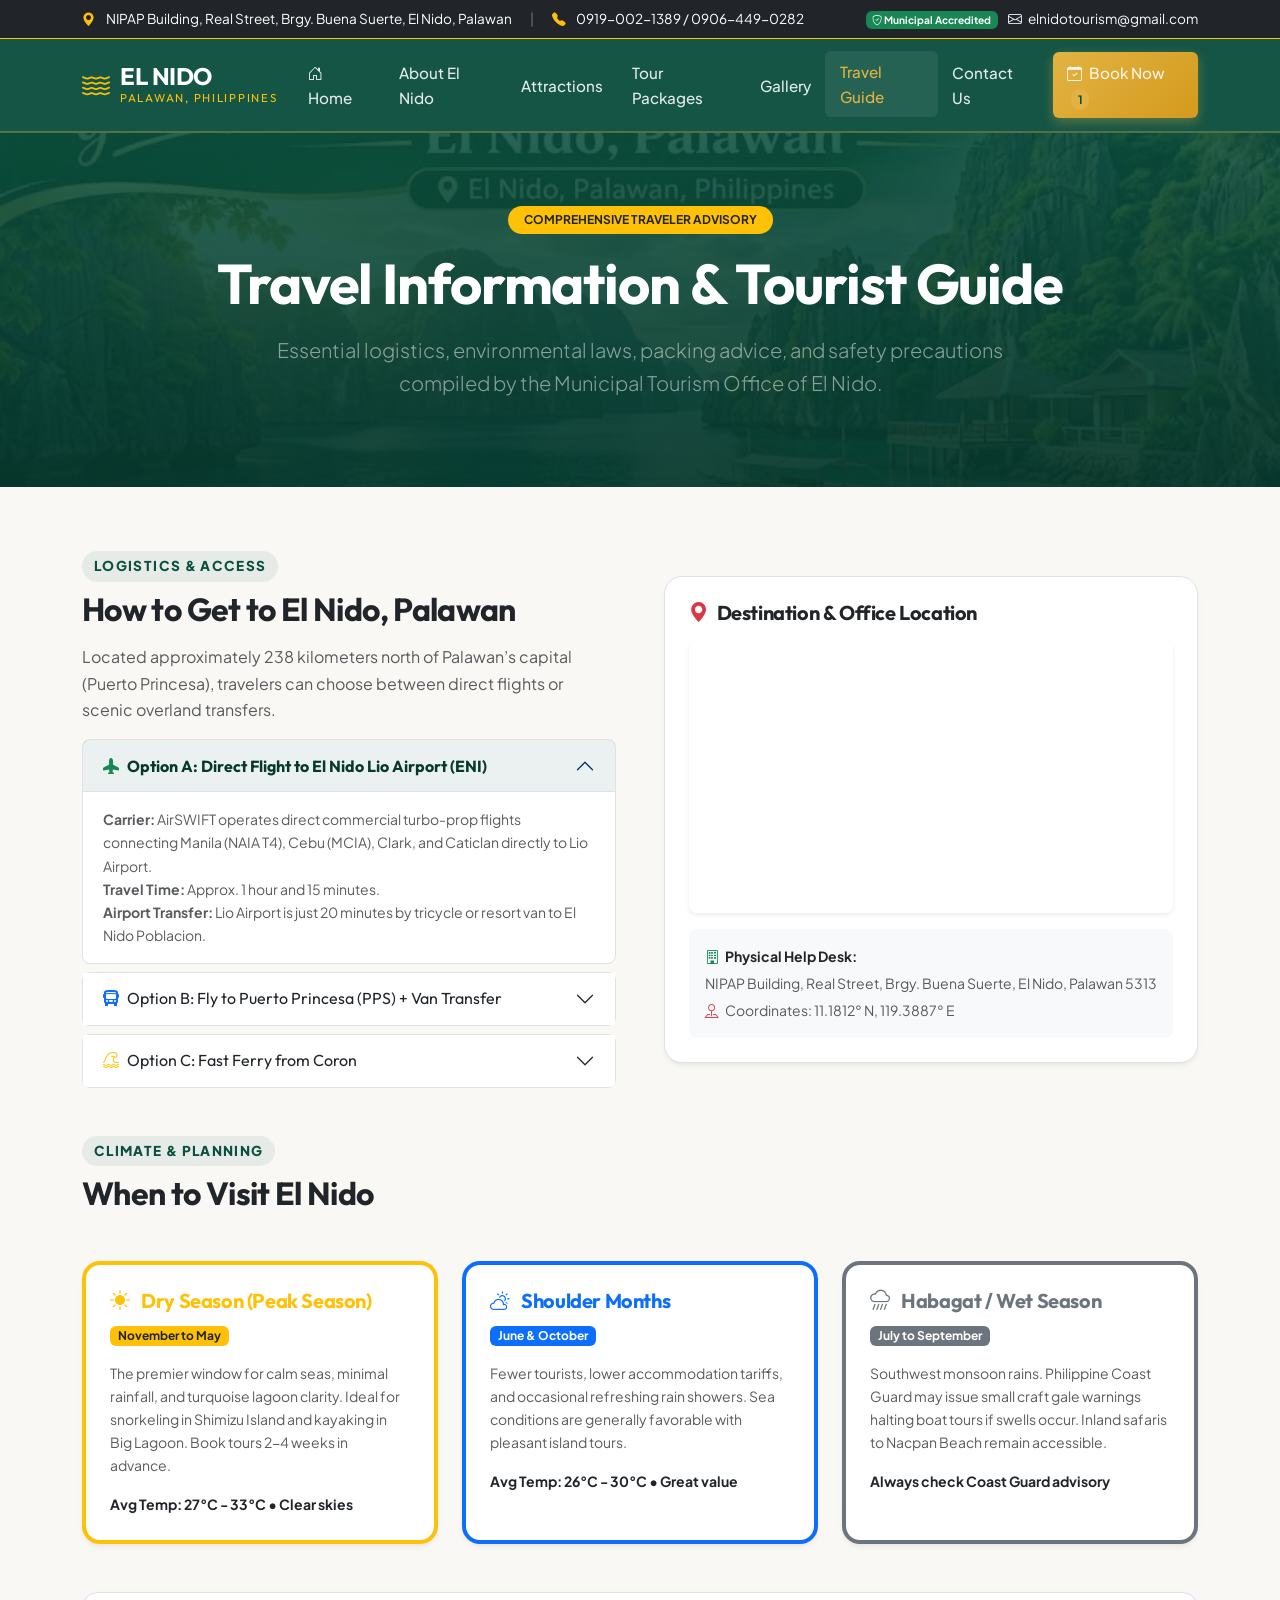
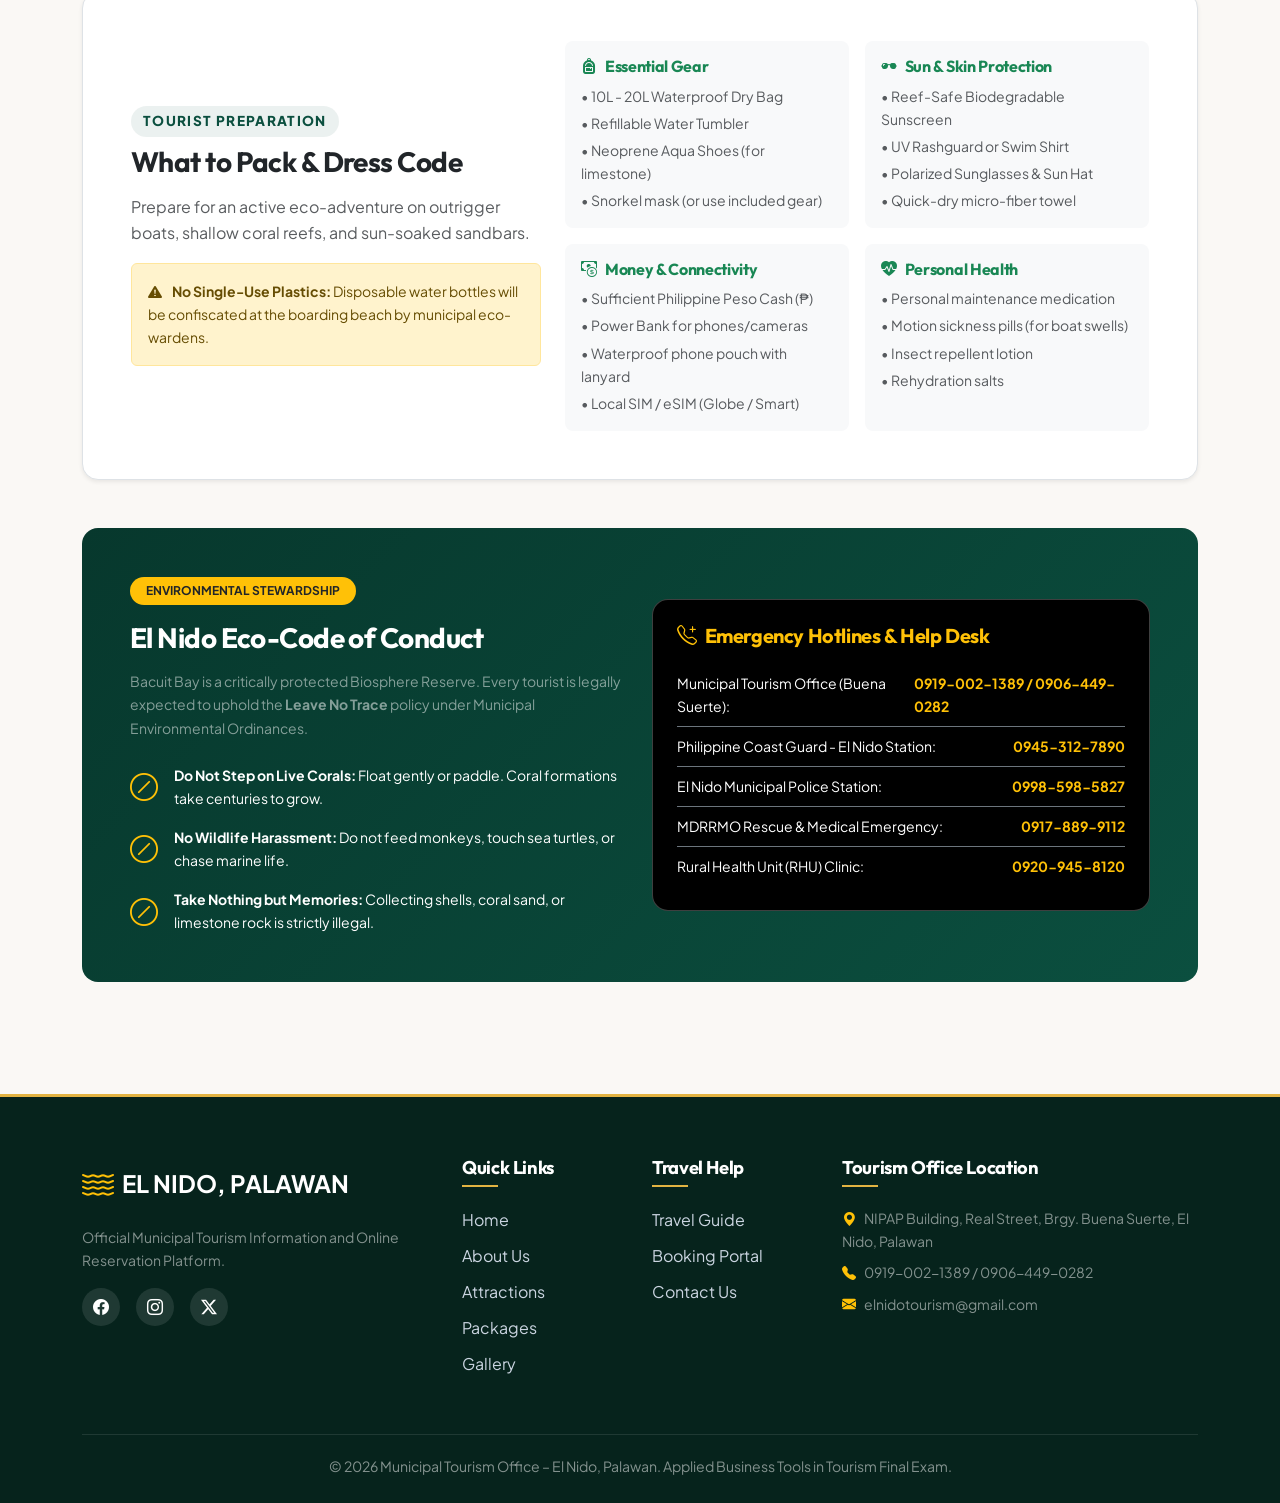
<file: travel-info.html>
<!DOCTYPE html>
<html lang="en">
<head>
  <meta charset="UTF-8">
  <meta name="viewport" content="width=device-width, initial-scale=1.0">
  <title>Travel Information & Tourist Guide | El Nido, Palawan</title>
  <meta name="description" content="Complete tourist guide for El Nido, Palawan: How to get there, transportation, weather, packing checklist, Eco Fee (ETDF) rules, safety guidelines, and emergency hotlines.">
  <link rel="preconnect" href="https://fonts.googleapis.com">
  <link rel="preconnect" href="https://fonts.gstatic.com" crossorigin>
  <link href="https://fonts.googleapis.com/css2?family=Outfit:wght@400;600;700;800&family=Plus+Jakarta+Sans:wght@300;400;500;600;700&display=swap" rel="stylesheet">
  <link href="https://cdn.jsdelivr.net/npm/bootstrap@5.3.3/dist/css/bootstrap.min.css" rel="stylesheet">
  <link rel="stylesheet" href="https://cdn.jsdelivr.net/npm/bootstrap-icons@1.11.3/font/bootstrap-icons.min.css">
  <link rel="stylesheet" href="assets/css/style.css">
</head>
<body>

  <!-- TOP TICKER -->
  <div class="py-2 px-3 bg-dark text-white border-bottom border-warning d-none d-md-block" style="font-size: 0.85rem;">
    <div class="container d-flex justify-content-between align-items-center">
      <div>
        <i class="bi bi-geo-alt-fill text-warning me-2"></i>
        <span>NIPAP Building, Real Street, Brgy. Buena Suerte, El Nido, Palawan</span>
        <span class="mx-3 text-secondary">|</span>
        <i class="bi bi-telephone-fill text-warning me-2"></i>
        <span>0919-002-1389 / 0906-449-0282</span>
      </div>
      <div>
        <span class="badge bg-success me-2"><i class="bi bi-shield-check"></i> Municipal Accredited</span>
        <span class="text-light"><i class="bi bi-envelope me-1"></i> elnidotourism@gmail.com</span>
      </div>
    </div>
  </div>

  <!-- NAVIGATION -->
  <nav class="navbar navbar-expand-lg elnido-navbar sticky-top">
    <div class="container">
      <a class="navbar-brand" href="index.html">
        <i class="bi bi-water text-warning fs-3"></i>
        <div>
          <span class="d-block brand-font fw-bold lh-1 text-white">EL NIDO</span>
          <span class="d-block small text-warning fw-normal" style="font-size: 0.72rem; letter-spacing: 0.15em;">PALAWAN, PHILIPPINES</span>
        </div>
      </a>
      <button class="navbar-toggler text-white border-white" type="button" data-bs-toggle="collapse" data-bs-target="#navbarMain">
        <i class="bi bi-list fs-2"></i>
      </button>
      <div class="collapse navbar-collapse" id="navbarMain">
        <ul class="navbar-nav ms-auto mb-2 mb-lg-0 align-items-lg-center">
          <li class="nav-item"><a class="nav-link" href="index.html"><i class="bi bi-house-door me-1"></i> Home</a></li>
          <li class="nav-item"><a class="nav-link" href="about.html">About El Nido</a></li>
          <li class="nav-item"><a class="nav-link" href="destinations.html">Attractions</a></li>
          <li class="nav-item"><a class="nav-link" href="packages.html">Tour Packages</a></li>
          <li class="nav-item"><a class="nav-link" href="gallery.html">Gallery</a></li>
          <li class="nav-item"><a class="nav-link active" href="travel-info.html">Travel Guide</a></li>
          <li class="nav-item"><a class="nav-link" href="contact.html">Contact Us</a></li>
          <li class="nav-item ms-lg-2">
            <a class="nav-link nav-cta-btn" href="booking.html">
              <i class="bi bi-calendar-check me-1"></i> Book Now
              <span class="badge-count" id="bookingCountBadge">0</span>
            </a>
          </li>
        </ul>
      </div>
    </div>
  </nav>

  <!-- PAGE HEADER -->
  <header class="py-5 text-white" style="background: linear-gradient(rgba(11, 79, 63, 0.88), rgba(7, 56, 45, 0.94)), url('assets/images/brochure_back.jpg') center/cover no-repeat;">
    <div class="container py-4 text-center">
      <span class="badge bg-warning text-dark px-3 py-2 rounded-pill fw-bold text-uppercase mb-3">Comprehensive Traveler Advisory</span>
      <h1 class="display-4 fw-bold mb-3">Travel Information &amp; Tourist Guide</h1>
      <p class="lead text-white-50 mx-auto" style="max-width: 740px;">
        Essential logistics, environmental laws, packing advice, and safety precautions compiled by the Municipal Tourism Office of El Nido.
      </p>
    </div>
  </header>

  <!-- MAIN GUIDE CONTENT -->
  <main class="py-5">
    <div class="container py-3">

      <!-- SECTION 1: HOW TO GET THERE & TRANSPORTATION -->
      <div class="row align-items-center g-5 mb-5" id="how-to-get-there">
        <div class="col-lg-6">
          <span class="section-tag">Logistics &amp; Access</span>
          <h2 class="fw-bold text-dark mb-3">How to Get to El Nido, Palawan</h2>
          <p class="text-muted">
            Located approximately 238 kilometers north of Palawan’s capital (Puerto Princesa), travelers can choose between direct flights or scenic overland transfers.
          </p>

          <div class="accordion" id="transportAccordion">
            <!-- Option A: Direct Flight -->
            <div class="accordion-item mb-2 border rounded-3">
              <h2 class="accordion-header" id="transHeadA">
                <button class="accordion-button" type="button" data-bs-toggle="collapse" data-bs-target="#transColA" aria-expanded="true">
                  <i class="bi bi-airplane-fill text-success me-2"></i> Option A: Direct Flight to El Nido Lio Airport (ENI)
                </button>
              </h2>
              <div id="transColA" class="accordion-collapse collapse show" data-bs-parent="#transportAccordion">
                <div class="accordion-body small text-muted">
                  <strong>Carrier:</strong> AirSWIFT operates direct commercial turbo-prop flights connecting Manila (NAIA T4), Cebu (MCIA), Clark, and Caticlan directly to Lio Airport. <br>
                  <strong>Travel Time:</strong> Approx. 1 hour and 15 minutes. <br>
                  <strong>Airport Transfer:</strong> Lio Airport is just 20 minutes by tricycle or resort van to El Nido Poblacion.
                </div>
              </div>
            </div>

            <!-- Option B: Via Puerto Princesa -->
            <div class="accordion-item mb-2 border rounded-3">
              <h2 class="accordion-header" id="transHeadB">
                <button class="accordion-button collapsed" type="button" data-bs-toggle="collapse" data-bs-target="#transColB">
                  <i class="bi bi-bus-front-fill text-primary me-2"></i> Option B: Fly to Puerto Princesa (PPS) + Van Transfer
                </button>
              </h2>
              <div id="transColB" class="accordion-collapse collapse" data-bs-parent="#transportAccordion">
                <div class="accordion-body small text-muted">
                  <strong>Budget-Friendly:</strong> Fly major airlines (Cebu Pacific, Philippine Airlines, AirAsia) to Puerto Princesa International Airport. <br>
                  <strong>Overland Van:</strong> Board an air-conditioned shared or chartered tourist passenger van directly at PPS airport to El Nido. <br>
                  <strong>Travel Time:</strong> 5 to 6 hours across the scenic Palawan North Highway with halfway dining stopover in Roxas. <br>
                  <strong>Cost:</strong> Approx. ₱600 - ₱700 per person one-way.
                </div>
              </div>
            </div>

            <!-- Option C: Ferry from Coron -->
            <div class="accordion-item border rounded-3">
              <h2 class="accordion-header" id="transHeadC">
                <button class="accordion-button collapsed" type="button" data-bs-toggle="collapse" data-bs-target="#transColC">
                  <i class="bi bi-tsunami text-warning me-2"></i> Option C: Fast Ferry from Coron
                </button>
              </h2>
              <div id="transColC" class="accordion-collapse collapse" data-bs-parent="#transportAccordion">
                <div class="accordion-body small text-muted">
                  High-speed passenger ferries (Montenegro Shipping, Atienza, Jomalia) connect Coron Town to El Nido Port daily. <br>
                  <strong>Travel Time:</strong> Approx. 3.5 to 4 hours across the Linapacan Strait.
                </div>
              </div>
            </div>
          </div>
        </div>

        <!-- Location Map & Municipal Office Coordinates -->
        <div class="col-lg-6">
          <div class="custom-card p-4 h-100 border">
            <h5 class="fw-bold text-dark mb-3"><i class="bi bi-geo-alt-fill text-danger me-2"></i>Destination &amp; Office Location</h5>
            <div class="ratio ratio-16x9 rounded-3 overflow-hidden shadow-sm mb-3">
              <!-- Responsive Google Maps Embed of El Nido Palawan -->
              <iframe 
                src="https://www.google.com/maps/embed?pb=!1m18!1m12!1m3!1d124803.96347318182!2d119.34960309199342!3d11.196307308708175!2m3!1f0!2f0!3f0!3m2!1i1024!2i768!4f13.1!3m3!1m2!1s0x33b65507d4c20b41%3A0x6b80e4ce22c36829!2sEl%20Nido%2C%20Palawan!5e0!3m2!1sen!2sph!4v1700000000000!5m2!1sen!2sph" 
                style="border:0;" 
                allowfullscreen="" 
                loading="lazy" 
                referrerpolicy="no-referrer-when-downgrade"
                title="El Nido Palawan Map">
              </iframe>
            </div>
            <div class="bg-light p-3 rounded-3 small">
              <div class="fw-bold text-dark mb-1"><i class="bi bi-building me-1 text-success"></i> Physical Help Desk:</div>
              <p class="text-muted mb-0">NIPAP Building, Real Street, Brgy. Buena Suerte, El Nido, Palawan 5313</p>
              <div class="text-muted mt-1"><i class="bi bi-pin-map text-danger me-1"></i> Coordinates: 11.1812° N, 119.3887° E</div>
            </div>
          </div>
        </div>
      </div>

      <!-- SECTION 2: BEST TIME TO VISIT & WEATHER CONSIDERATIONS -->
      <div class="row g-4 mb-5" id="best-time">
        <div class="col-12">
          <span class="section-tag">Climate &amp; Planning</span>
          <h2 class="fw-bold text-dark mb-4">When to Visit El Nido</h2>
        </div>
        <div class="col-md-4">
          <div class="custom-card p-4 h-100 border-top border-4 border-warning">
            <h5 class="fw-bold text-warning mb-2"><i class="bi bi-sun-fill me-2"></i> Dry Season (Peak Season)</h5>
            <span class="badge bg-warning text-dark mb-3">November to May</span>
            <p class="text-muted small">
              The premier window for calm seas, minimal rainfall, and turquoise lagoon clarity. Ideal for snorkeling in Shimizu Island and kayaking in Big Lagoon. Book tours 2-4 weeks in advance.
            </p>
            <div class="small text-dark fw-bold">Avg Temp: 27°C - 33°C &bull; Clear skies</div>
          </div>
        </div>
        <div class="col-md-4">
          <div class="custom-card p-4 h-100 border-top border-4 border-primary">
            <h5 class="fw-bold text-primary mb-2"><i class="bi bi-cloud-sun me-2"></i> Shoulder Months</h5>
            <span class="badge bg-primary mb-3">June &amp; October</span>
            <p class="text-muted small">
              Fewer tourists, lower accommodation tariffs, and occasional refreshing rain showers. Sea conditions are generally favorable with pleasant island tours.
            </p>
            <div class="small text-dark fw-bold">Avg Temp: 26°C - 30°C &bull; Great value</div>
          </div>
        </div>
        <div class="col-md-4">
          <div class="custom-card p-4 h-100 border-top border-4 border-secondary">
            <h5 class="fw-bold text-secondary mb-2"><i class="bi bi-cloud-rain-heavy me-2"></i> Habagat / Wet Season</h5>
            <span class="badge bg-secondary mb-3">July to September</span>
            <p class="text-muted small">
              Southwest monsoon rains. Philippine Coast Guard may issue small craft gale warnings halting boat tours if swells occur. Inland safaris to Nacpan Beach remain accessible.
            </p>
            <div class="small text-dark fw-bold">Always check Coast Guard advisory</div>
          </div>
        </div>
      </div>

      <!-- SECTION 3: WHAT TO BRING & TRAVEL CHECKLIST -->
      <div class="bg-white p-4 p-md-5 rounded-4 border shadow-sm mb-5" id="packing">
        <div class="row g-4 align-items-center">
          <div class="col-lg-5">
            <span class="section-tag">Tourist Preparation</span>
            <h3 class="fw-bold text-dark mb-3">What to Pack &amp; Dress Code</h3>
            <p class="text-muted">
              Prepare for an active eco-adventure on outrigger boats, shallow coral reefs, and sun-soaked sandbars.
            </p>
            <div class="alert alert-warning small mb-0">
              <i class="bi bi-exclamation-triangle-fill me-2"></i>
              <strong>No Single-Use Plastics:</strong> Disposable water bottles will be confiscated at the boarding beach by municipal eco-wardens.
            </div>
          </div>
          <div class="col-lg-7">
            <div class="row g-3">
              <div class="col-sm-6">
                <div class="p-3 bg-light rounded-3 h-100">
                  <h6 class="fw-bold text-success mb-2"><i class="bi bi-backpack-fill me-2"></i>Essential Gear</h6>
                  <ul class="list-unstyled small text-muted mb-0">
                    <li class="mb-1">&bull; 10L - 20L Waterproof Dry Bag</li>
                    <li class="mb-1">&bull; Refillable Water Tumbler</li>
                    <li class="mb-1">&bull; Neoprene Aqua Shoes (for limestone)</li>
                    <li>&bull; Snorkel mask (or use included gear)</li>
                  </ul>
                </div>
              </div>
              <div class="col-sm-6">
                <div class="p-3 bg-light rounded-3 h-100">
                  <h6 class="fw-bold text-success mb-2"><i class="bi bi-sunglasses me-2"></i>Sun &amp; Skin Protection</h6>
                  <ul class="list-unstyled small text-muted mb-0">
                    <li class="mb-1">&bull; Reef-Safe Biodegradable Sunscreen</li>
                    <li class="mb-1">&bull; UV Rashguard or Swim Shirt</li>
                    <li class="mb-1">&bull; Polarized Sunglasses &amp; Sun Hat</li>
                    <li>&bull; Quick-dry micro-fiber towel</li>
                  </ul>
                </div>
              </div>
              <div class="col-sm-6">
                <div class="p-3 bg-light rounded-3 h-100">
                  <h6 class="fw-bold text-success mb-2"><i class="bi bi-cash-coin me-2"></i>Money &amp; Connectivity</h6>
                  <ul class="list-unstyled small text-muted mb-0">
                    <li class="mb-1">&bull; Sufficient Philippine Peso Cash (₱)</li>
                    <li class="mb-1">&bull; Power Bank for phones/cameras</li>
                    <li class="mb-1">&bull; Waterproof phone pouch with lanyard</li>
                    <li>&bull; Local SIM / eSIM (Globe / Smart)</li>
                  </ul>
                </div>
              </div>
              <div class="col-sm-6">
                <div class="p-3 bg-light rounded-3 h-100">
                  <h6 class="fw-bold text-success mb-2"><i class="bi bi-heart-pulse-fill me-2"></i>Personal Health</h6>
                  <ul class="list-unstyled small text-muted mb-0">
                    <li class="mb-1">&bull; Personal maintenance medication</li>
                    <li class="mb-1">&bull; Motion sickness pills (for boat swells)</li>
                    <li class="mb-1">&bull; Insect repellent lotion</li>
                    <li>&bull; Rehydration salts</li>
                  </ul>
                </div>
              </div>
            </div>
          </div>
        </div>
      </div>

      <!-- SECTION 4: ECO GUIDELINES & MUNICIPAL CODE OF CONDUCT -->
      <div class="p-4 p-md-5 rounded-4 mb-5 text-white" style="background: linear-gradient(135deg, #07382d, #0b4f3f);" id="safety">
        <div class="row g-4 align-items-center">
          <div class="col-lg-6">
            <span class="badge bg-warning text-dark px-3 py-2 rounded-pill fw-bold text-uppercase mb-3">Environmental Stewardship</span>
            <h3 class="fw-bold text-white mb-3">El Nido Eco-Code of Conduct</h3>
            <p class="text-white-50 small mb-4">
              Bacuit Bay is a critically protected Biosphere Reserve. Every tourist is legally expected to uphold the <strong>Leave No Trace</strong> policy under Municipal Environmental Ordinances.
            </p>
            <div class="d-flex flex-column gap-3">
              <div class="d-flex align-items-center gap-3">
                <i class="bi bi-slash-circle fs-3 text-warning"></i>
                <div class="small"><strong>Do Not Step on Live Corals:</strong> Float gently or paddle. Coral formations take centuries to grow.</div>
              </div>
              <div class="d-flex align-items-center gap-3">
                <i class="bi bi-slash-circle fs-3 text-warning"></i>
                <div class="small"><strong>No Wildlife Harassment:</strong> Do not feed monkeys, touch sea turtles, or chase marine life.</div>
              </div>
              <div class="d-flex align-items-center gap-3">
                <i class="bi bi-slash-circle fs-3 text-warning"></i>
                <div class="small"><strong>Take Nothing but Memories:</strong> Collecting shells, coral sand, or limestone rock is strictly illegal.</div>
              </div>
            </div>
          </div>
          <div class="col-lg-6">
            <div class="bg-black bg-opacity-30 p-4 rounded-4 border border-light border-opacity-25">
              <h5 class="fw-bold text-warning mb-3"><i class="bi bi-telephone-plus me-2"></i>Emergency Hotlines &amp; Help Desk</h5>
              <div class="list-group list-group-flush bg-transparent small">
                <div class="list-group-item bg-transparent text-white border-secondary px-0 d-flex justify-content-between">
                  <span>Municipal Tourism Office (Buena Suerte):</span>
                  <strong class="text-warning">0919-002-1389 / 0906-449-0282</strong>
                </div>
                <div class="list-group-item bg-transparent text-white border-secondary px-0 d-flex justify-content-between">
                  <span>Philippine Coast Guard - El Nido Station:</span>
                  <strong class="text-warning">0945-312-7890</strong>
                </div>
                <div class="list-group-item bg-transparent text-white border-secondary px-0 d-flex justify-content-between">
                  <span>El Nido Municipal Police Station:</span>
                  <strong class="text-warning">0998-598-5827</strong>
                </div>
                <div class="list-group-item bg-transparent text-white border-secondary px-0 d-flex justify-content-between">
                  <span>MDRRMO Rescue &amp; Medical Emergency:</span>
                  <strong class="text-warning">0917-889-9112</strong>
                </div>
                <div class="list-group-item bg-transparent text-white border-0 px-0 d-flex justify-content-between">
                  <span>Rural Health Unit (RHU) Clinic:</span>
                  <strong class="text-warning">0920-945-8120</strong>
                </div>
              </div>
            </div>
          </div>
        </div>
      </div>

    </div>
  </main>

  <!-- FOOTER -->
  <footer class="elnido-footer">
    <div class="container">
      <div class="row g-4">
        <div class="col-lg-4 col-md-6">
          <div class="d-flex align-items-center gap-2 mb-3">
            <i class="bi bi-water text-warning fs-2"></i>
            <span class="fs-4 fw-bold text-white">EL NIDO, PALAWAN</span>
          </div>
          <p class="small text-white-50 mb-3">Official Municipal Tourism Information and Online Reservation Platform.</p>
          <div class="d-flex gap-2">
            <a href="https://facebook.com" target="_blank" class="social-icon-btn"><i class="bi bi-facebook"></i></a>
            <a href="https://instagram.com" target="_blank" class="social-icon-btn"><i class="bi bi-instagram"></i></a>
            <a href="https://twitter.com" target="_blank" class="social-icon-btn"><i class="bi bi-twitter-x"></i></a>
          </div>
        </div>
        <div class="col-lg-2 col-md-6 col-6">
          <h5 class="footer-heading">Quick Links</h5>
          <ul class="footer-links">
            <li><a href="index.html">Home</a></li>
            <li><a href="about.html">About Us</a></li>
            <li><a href="destinations.html">Attractions</a></li>
            <li><a href="packages.html">Packages</a></li>
            <li><a href="gallery.html">Gallery</a></li>
          </ul>
        </div>
        <div class="col-lg-2 col-md-6 col-6">
          <h5 class="footer-heading">Travel Help</h5>
          <ul class="footer-links">
            <li><a href="travel-info.html">Travel Guide</a></li>
            <li><a href="booking.html">Booking Portal</a></li>
            <li><a href="contact.html">Contact Us</a></li>
          </ul>
        </div>
        <div class="col-lg-4 col-md-6">
          <h5 class="footer-heading">Tourism Office Location</h5>
          <p class="small text-white-50 mb-2"><i class="bi bi-geo-alt-fill text-warning me-2"></i>NIPAP Building, Real Street, Brgy. Buena Suerte, El Nido, Palawan</p>
          <p class="small text-white-50 mb-2"><i class="bi bi-telephone-fill text-warning me-2"></i>0919-002-1389 / 0906-449-0282</p>
          <p class="small text-white-50 mb-0"><i class="bi bi-envelope-fill text-warning me-2"></i>elnidotourism@gmail.com</p>
        </div>
      </div>
      <div class="footer-bottom text-center text-white-50">
        &copy; 2026 Municipal Tourism Office – El Nido, Palawan. Applied Business Tools in Tourism Final Exam.
      </div>
    </div>
  </footer>

  <script src="https://cdn.jsdelivr.net/npm/bootstrap@5.3.3/dist/js/bootstrap.bundle.min.js"></script>
  <script src="assets/js/main.js"></script>
</body>
</html>
</file>
<file: assets/css/style.css>
/* ==========================================================================
   EL NIDO TOURISM - CUSTOM DESIGN SYSTEM (Vanilla CSS + Bootstrap 5.3)
   Palette: Tropical Emerald, Deep Ocean Blue, Sunset Gold, Palm Green, Warm Sand
   ========================================================================== */

:root {
  --primary-emerald: #0b4f3f;
  --primary-emerald-dark: #07382d;
  --primary-emerald-light: #166e58;
  --secondary-gold: #e2b342;
  --secondary-gold-hover: #cfa030;
  --ocean-blue: #0284c7;
  --ocean-deep: #0f172a;
  --sand-warm: #faf8f5;
  --sand-cream: #f4efe6;
  --text-dark: #1f2937;
  --text-muted: #64748b;
  --white: #ffffff;
  --glass-bg: rgba(255, 255, 255, 0.85);
  --glass-border: rgba(255, 255, 255, 0.3);
  --shadow-sm: 0 4px 6px -1px rgba(0, 0, 0, 0.05), 0 2px 4px -2px rgba(0, 0, 0, 0.05);
  --shadow-md: 0 10px 15px -3px rgba(0, 0, 0, 0.08), 0 4px 6px -4px rgba(0, 0, 0, 0.04);
  --shadow-lg: 0 20px 25px -5px rgba(0, 0, 0, 0.12), 0 8px 10px -6px rgba(0, 0, 0, 0.08);
  --transition-smooth: all 0.3s cubic-bezier(0.4, 0, 0.2, 1);
}

/* Typography & Global */
body {
  font-family: 'Plus Jakarta Sans', -apple-system, BlinkMacSystemFont, 'Segoe UI', Roboto, sans-serif;
  color: var(--text-dark);
  background-color: var(--sand-warm);
  line-height: 1.65;
  overflow-x: hidden;
}

h1, h2, h3, h4, h5, h6, .brand-font {
  font-family: 'Outfit', sans-serif;
  font-weight: 700;
  letter-spacing: -0.02em;
}

.font-playfair {
  font-family: 'Playfair Display', Georgia, serif;
}

/* Navbar Custom Styling */
.elnido-navbar {
  background: rgba(11, 79, 63, 0.96);
  backdrop-filter: blur(12px);
  -webkit-backdrop-filter: blur(12px);
  border-bottom: 2px solid rgba(226, 179, 66, 0.3);
  transition: var(--transition-smooth);
  padding: 0.8rem 0;
  z-index: 1030;
}

.elnido-navbar .navbar-brand {
  font-family: 'Outfit', sans-serif;
  font-weight: 800;
  font-size: 1.5rem;
  color: #fff !important;
  display: flex;
  align-items: center;
  gap: 10px;
}

.elnido-navbar .navbar-brand span.highlight {
  color: var(--secondary-gold);
}

.elnido-navbar .nav-link {
  color: rgba(255, 255, 255, 0.88) !important;
  font-weight: 500;
  font-size: 0.95rem;
  padding: 0.5rem 0.9rem !important;
  border-radius: 6px;
  transition: var(--transition-smooth);
}

.elnido-navbar .nav-link:hover,
.elnido-navbar .nav-link.active {
  color: var(--secondary-gold) !important;
  background: rgba(255, 255, 255, 0.08);
  transform: translateY(-1px);
}

.nav-cta-btn {
  background: linear-gradient(135deg, var(--secondary-gold), #d49a1d);
  color: #083327 !important;
  font-weight: 700;
  border-radius: 30px;
  padding: 0.5rem 1.4rem !important;
  box-shadow: 0 4px 12px rgba(226, 179, 66, 0.35);
  transition: var(--transition-smooth);
}

.nav-cta-btn:hover {
  transform: translateY(-2px);
  box-shadow: 0 6px 18px rgba(226, 179, 66, 0.5);
  background: #f7c959;
}

/* Badge Notification Cart / Saved */
.badge-count {
  font-size: 0.72rem;
  padding: 0.25em 0.55em;
  border-radius: 50rem;
  background-color: var(--secondary-gold);
  color: #0b4f3f;
  font-weight: 700;
  margin-left: 4px;
}

/* Hero Section */
.hero-wrapper {
  position: relative;
  min-height: 85vh;
  display: flex;
  align-items: center;
  background: linear-gradient(rgba(7, 56, 45, 0.65), rgba(7, 56, 45, 0.78)),
              url('../images/big_lagoon.jpg') center/cover no-repeat;
  color: white;
  padding: 120px 0 80px 0;
}

.hero-badge {
  display: inline-flex;
  align-items: center;
  gap: 8px;
  background: rgba(255, 255, 255, 0.15);
  border: 1px solid rgba(226, 179, 66, 0.5);
  color: #f7df94;
  padding: 6px 16px;
  border-radius: 30px;
  font-size: 0.88rem;
  text-transform: uppercase;
  letter-spacing: 0.08em;
  margin-bottom: 1.2rem;
  backdrop-filter: blur(6px);
}

.hero-title {
  font-size: clamp(2.5rem, 5vw, 4.2rem);
  font-weight: 900;
  line-height: 1.15;
  margin-bottom: 1.25rem;
}

.hero-title span {
  color: var(--secondary-gold);
}

.hero-lead {
  font-size: clamp(1.05rem, 2vw, 1.3rem);
  font-weight: 400;
  max-width: 650px;
  margin-bottom: 2rem;
  color: rgba(255, 255, 255, 0.9);
}

/* Hero Quick Stats */
.hero-stats-card {
  background: rgba(255, 255, 255, 0.12);
  border: 1px solid rgba(255, 255, 255, 0.25);
  backdrop-filter: blur(14px);
  -webkit-backdrop-filter: blur(14px);
  border-radius: 18px;
  padding: 1.8rem;
  box-shadow: var(--shadow-lg);
}

.hero-stat-item {
  border-bottom: 1px solid rgba(255, 255, 255, 0.12);
  padding-bottom: 0.8rem;
  margin-bottom: 0.8rem;
}
.hero-stat-item:last-child {
  border-bottom: none;
  margin-bottom: 0;
  padding-bottom: 0;
}

/* Buttons */
.btn-tropical-gold {
  background: linear-gradient(135deg, var(--secondary-gold), #d49a1d);
  color: #07382d;
  font-weight: 700;
  padding: 0.75rem 1.8rem;
  border-radius: 30px;
  border: none;
  box-shadow: 0 4px 14px rgba(226, 179, 66, 0.4);
  transition: var(--transition-smooth);
}
.btn-tropical-gold:hover {
  background: #f7c959;
  color: #07382d;
  transform: translateY(-2px);
  box-shadow: 0 8px 20px rgba(226, 179, 66, 0.55);
}

.btn-tropical-outline {
  background: transparent;
  color: #ffffff;
  border: 2px solid rgba(255, 255, 255, 0.8);
  font-weight: 600;
  padding: 0.7rem 1.6rem;
  border-radius: 30px;
  transition: var(--transition-smooth);
}
.btn-tropical-outline:hover {
  background: rgba(255, 255, 255, 0.2);
  border-color: #ffffff;
  color: #ffffff;
  transform: translateY(-2px);
}

.btn-emerald {
  background: var(--primary-emerald);
  color: #fff;
  font-weight: 600;
  border-radius: 10px;
  padding: 0.65rem 1.4rem;
  border: none;
  transition: var(--transition-smooth);
}
.btn-emerald:hover {
  background: var(--primary-emerald-dark);
  color: var(--secondary-gold);
  transform: translateY(-2px);
  box-shadow: var(--shadow-md);
}

/* Section Header */
.section-tag {
  color: var(--primary-emerald);
  font-weight: 800;
  text-transform: uppercase;
  font-size: 0.85rem;
  letter-spacing: 0.1em;
  display: inline-block;
  margin-bottom: 0.5rem;
  background: rgba(11, 79, 63, 0.08);
  padding: 4px 12px;
  border-radius: 20px;
}

.section-title {
  font-size: clamp(2rem, 3.2vw, 2.75rem);
  color: var(--primary-emerald-dark);
  margin-bottom: 1rem;
}

.section-subtitle {
  color: var(--text-muted);
  max-width: 680px;
  margin: 0 auto 2.5rem auto;
  font-size: 1.05rem;
}

/* Cards & Components */
.custom-card {
  background: #ffffff;
  border-radius: 18px;
  border: 1px solid rgba(0, 0, 0, 0.06);
  box-shadow: var(--shadow-sm);
  transition: var(--transition-smooth);
  overflow: hidden;
}

.custom-card:hover {
  transform: translateY(-6px);
  box-shadow: var(--shadow-lg);
  border-color: rgba(226, 179, 66, 0.4);
}

.card-img-wrapper {
  position: relative;
  overflow: hidden;
  height: 230px;
}

.card-img-wrapper img {
  width: 100%;
  height: 100%;
  object-fit: cover;
  transition: transform 0.6s cubic-bezier(0.4, 0, 0.2, 1);
}

.custom-card:hover .card-img-wrapper img {
  transform: scale(1.08);
}

.card-badge-top {
  position: absolute;
  top: 12px;
  right: 12px;
  background: rgba(11, 79, 63, 0.9);
  color: var(--secondary-gold);
  padding: 4px 10px;
  border-radius: 20px;
  font-size: 0.78rem;
  font-weight: 700;
  backdrop-filter: blur(4px);
}

/* Package Feature Box */
.package-card {
  border: 2px solid transparent;
  transition: var(--transition-smooth);
  position: relative;
}

.package-card.featured {
  border-color: var(--secondary-gold);
  transform: scale(1.02);
}

.package-ribbon {
  position: absolute;
  top: -12px;
  left: 50%;
  transform: translateX(-50%);
  background: var(--secondary-gold);
  color: var(--primary-emerald-dark);
  font-weight: 800;
  font-size: 0.75rem;
  text-transform: uppercase;
  letter-spacing: 0.05em;
  padding: 4px 16px;
  border-radius: 20px;
  box-shadow: 0 4px 8px rgba(0,0,0,0.15);
}

.package-price-tag {
  font-size: 2.2rem;
  font-weight: 900;
  color: var(--primary-emerald);
}

.check-list, .cross-list {
  list-style: none;
  padding-left: 0;
  font-size: 0.92rem;
}

.check-list li {
  margin-bottom: 0.5rem;
  display: flex;
  align-items: flex-start;
  gap: 8px;
}
.check-list li i {
  color: #10b981;
  margin-top: 3px;
}

.cross-list li {
  margin-bottom: 0.45rem;
  display: flex;
  align-items: flex-start;
  gap: 8px;
  color: #6b7280;
}
.cross-list li i {
  color: #ef4444;
  margin-top: 3px;
}

/* Interactive Currency Calculator */
.calc-card {
  background: linear-gradient(145deg, #07382d, #0b4f3f);
  color: white;
  border-radius: 20px;
  padding: 2rem;
  box-shadow: var(--shadow-lg);
}

.calc-result-box {
  background: rgba(255, 255, 255, 0.1);
  border: 1px dashed rgba(226, 179, 66, 0.5);
  border-radius: 12px;
  padding: 1.25rem;
  text-align: center;
}

/* Gallery Filter & Grid */
.gallery-filter-btn {
  background: white;
  border: 1px solid #e2e8f0;
  color: #475569;
  font-weight: 600;
  padding: 6px 16px;
  border-radius: 25px;
  margin: 4px;
  transition: var(--transition-smooth);
}
.gallery-filter-btn.active, .gallery-filter-btn:hover {
  background: var(--primary-emerald);
  color: white;
  border-color: var(--primary-emerald);
}

.gallery-item {
  border-radius: 16px;
  overflow: hidden;
  position: relative;
  height: 260px;
  cursor: pointer;
}

.gallery-item img {
  width: 100%;
  height: 100%;
  object-fit: cover;
  transition: transform 0.5s ease;
}

.gallery-item:hover img {
  transform: scale(1.1);
}

.gallery-caption {
  position: absolute;
  bottom: 0;
  left: 0;
  right: 0;
  background: linear-gradient(transparent, rgba(7, 56, 45, 0.95));
  color: white;
  padding: 24px 16px 12px;
  transform: translateY(10px);
  opacity: 0.9;
  transition: var(--transition-smooth);
}

.gallery-item:hover .gallery-caption {
  transform: translateY(0);
  opacity: 1;
}

/* Official Information Notice Banner (From Municipal Office in Brochure) */
.official-brochure-banner {
  background: #f0fdf4;
  border-left: 5px solid var(--primary-emerald);
  border-radius: 8px;
  padding: 1rem 1.5rem;
}

/* Database Local Storage UI Cards */
.booking-history-item {
  background: white;
  border-left: 4px solid var(--secondary-gold);
  border-radius: 8px;
  padding: 1rem;
  margin-bottom: 0.75rem;
  box-shadow: var(--shadow-sm);
  display: flex;
  justify-content: space-between;
  align-items: center;
}

/* Accordion Customization */
.accordion-button:not(.collapsed) {
  background-color: rgba(11, 79, 63, 0.08);
  color: var(--primary-emerald-dark);
  font-weight: 700;
}
.accordion-button:focus {
  box-shadow: 0 0 0 0.25rem rgba(11, 79, 63, 0.2);
}

/* Footer */
.elnido-footer {
  background: #06231c;
  color: #cbd5e1;
  padding-top: 60px;
  padding-bottom: 25px;
  border-top: 3px solid var(--secondary-gold);
}

.footer-heading {
  color: #ffffff;
  font-weight: 700;
  font-size: 1.15rem;
  margin-bottom: 1.25rem;
  position: relative;
  padding-bottom: 8px;
}

.footer-heading::after {
  content: '';
  position: absolute;
  bottom: 0;
  left: 0;
  width: 36px;
  height: 2px;
  background: var(--secondary-gold);
}

.footer-links {
  list-style: none;
  padding: 0;
}

.footer-links li {
  margin-bottom: 0.6rem;
}

.footer-links a {
  color: #cbd5e1;
  text-decoration: none;
  transition: var(--transition-smooth);
  display: inline-flex;
  align-items: center;
  gap: 6px;
}

.footer-links a:hover {
  color: var(--secondary-gold);
  padding-left: 4px;
}

.footer-bottom {
  border-top: 1px solid rgba(255, 255, 255, 0.1);
  margin-top: 40px;
  padding-top: 20px;
  font-size: 0.88rem;
}

.social-icon-btn {
  width: 38px;
  height: 38px;
  border-radius: 50%;
  display: inline-flex;
  align-items: center;
  justify-content: center;
  background: rgba(255, 255, 255, 0.1);
  color: #ffffff;
  margin-right: 8px;
  transition: var(--transition-smooth);
  text-decoration: none;
}

.social-icon-btn:hover {
  background: var(--secondary-gold);
  color: var(--primary-emerald-dark);
  transform: translateY(-3px);
}

/* Floating Action / Back to top */
.floating-booking-btn {
  position: fixed;
  bottom: 25px;
  right: 25px;
  z-index: 1000;
  background: var(--secondary-gold);
  color: var(--primary-emerald-dark);
  font-weight: 800;
  padding: 12px 22px;
  border-radius: 50px;
  box-shadow: 0 6px 20px rgba(0, 0, 0, 0.3);
  display: flex;
  align-items: center;
  gap: 8px;
  text-decoration: none;
  transition: var(--transition-smooth);
}
.floating-booking-btn:hover {
  background: #f7c959;
  color: #07382d;
  transform: scale(1.05);
}

/* Responsive adjustments */
@media (max-width: 991.98px) {
  .hero-wrapper {
    min-height: 70vh;
    padding: 100px 0 60px 0;
  }
}
</file>
